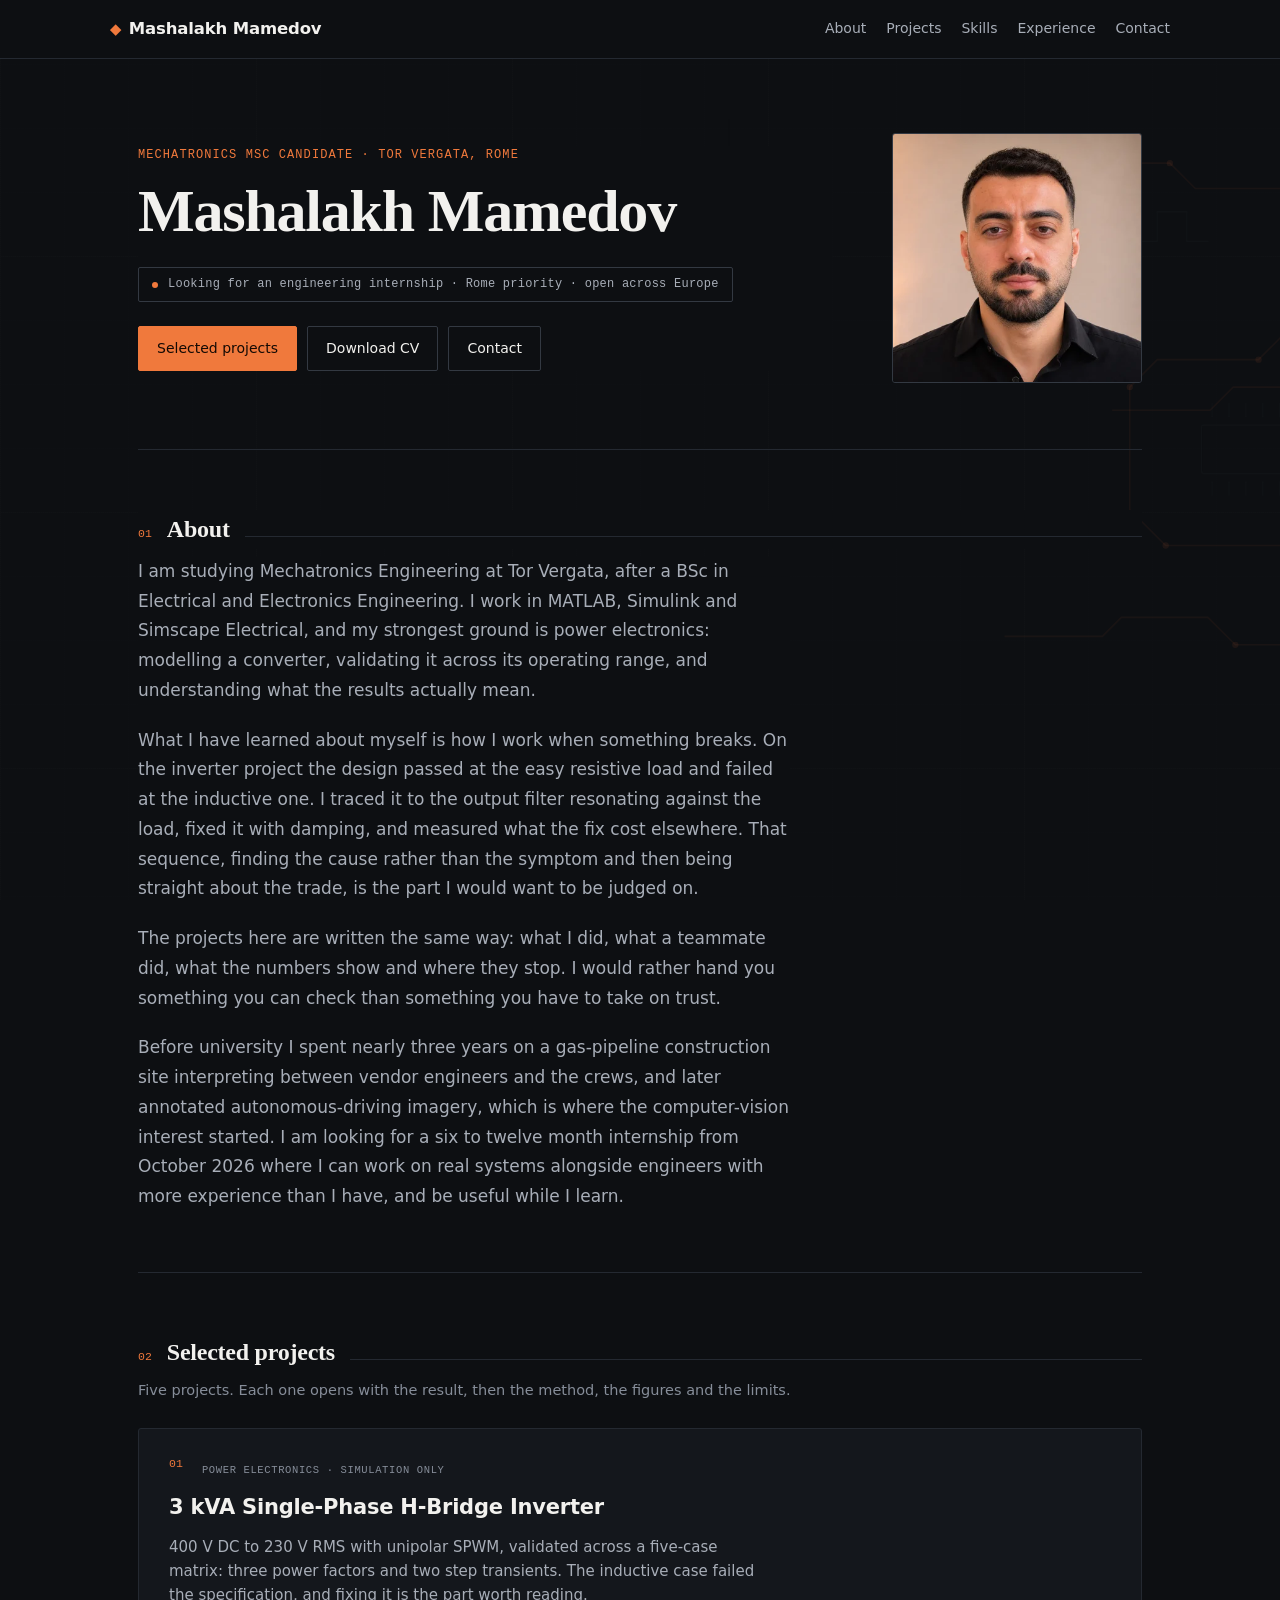
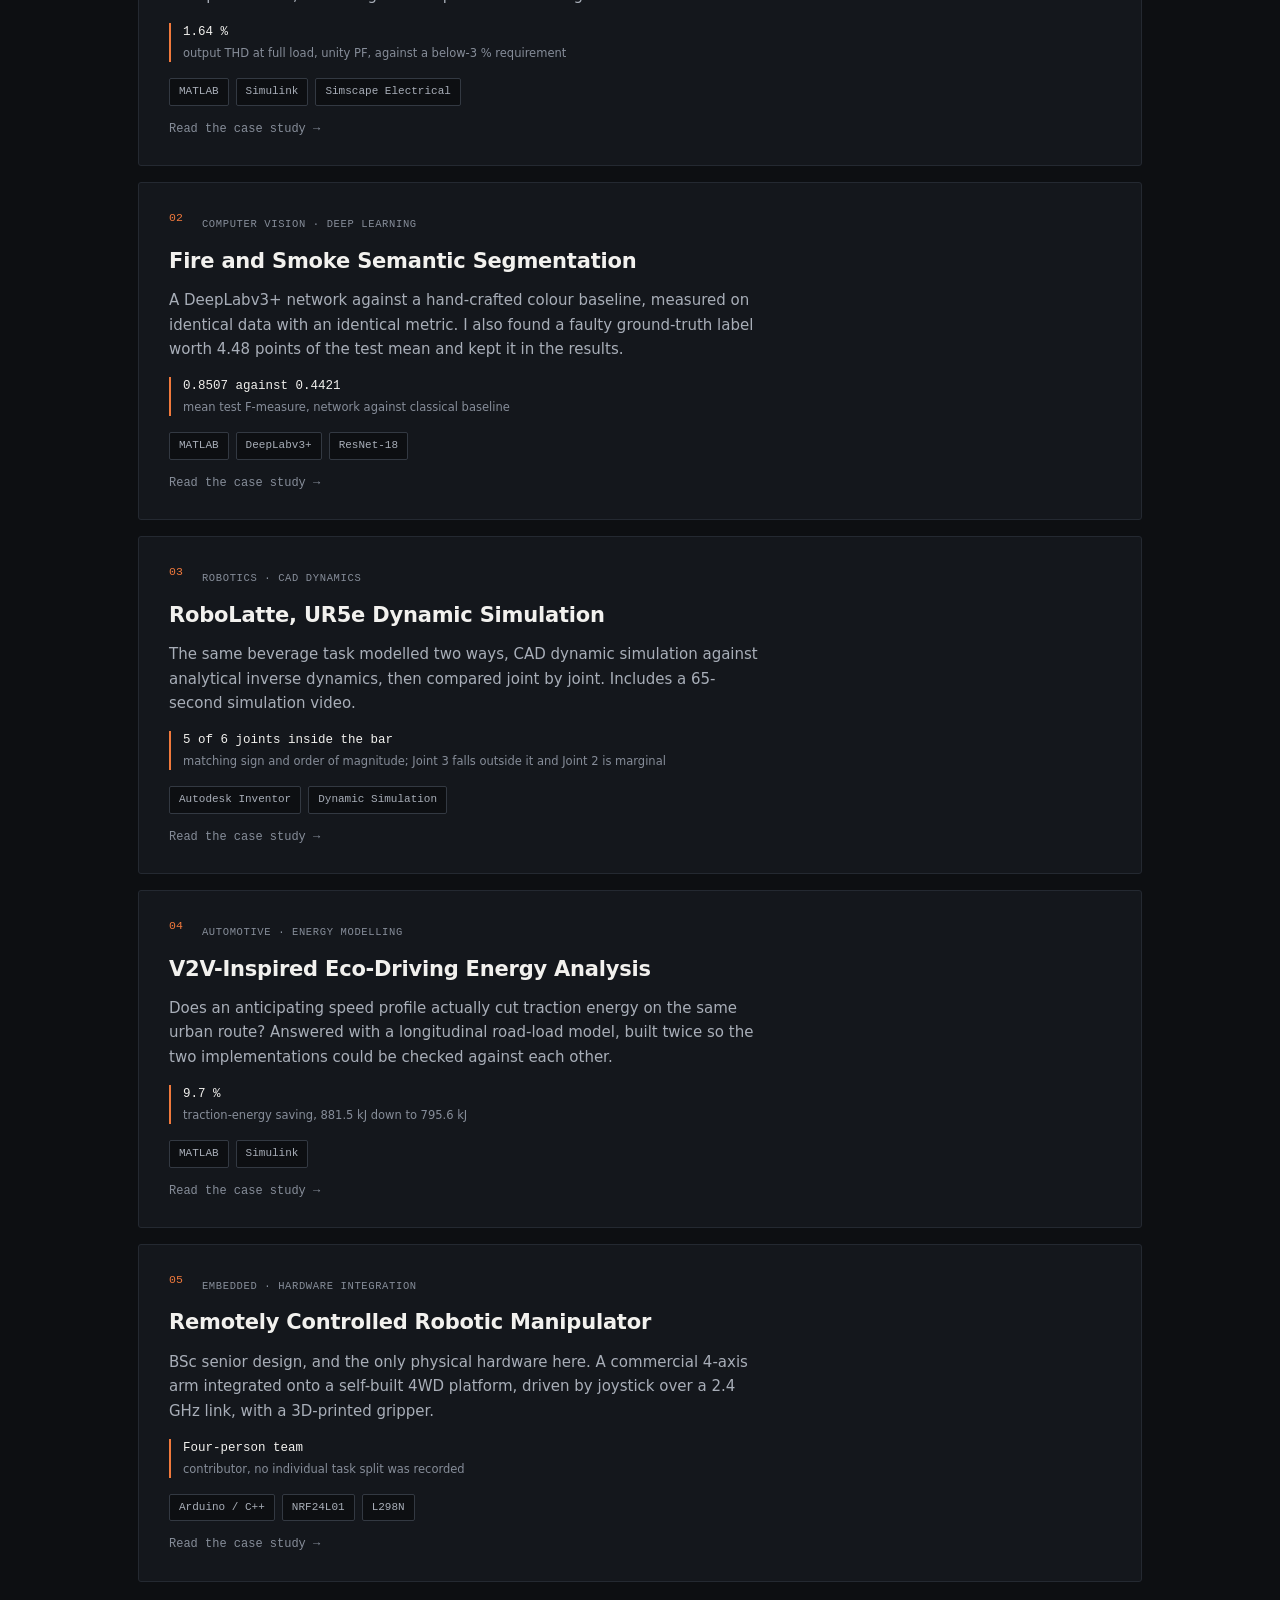
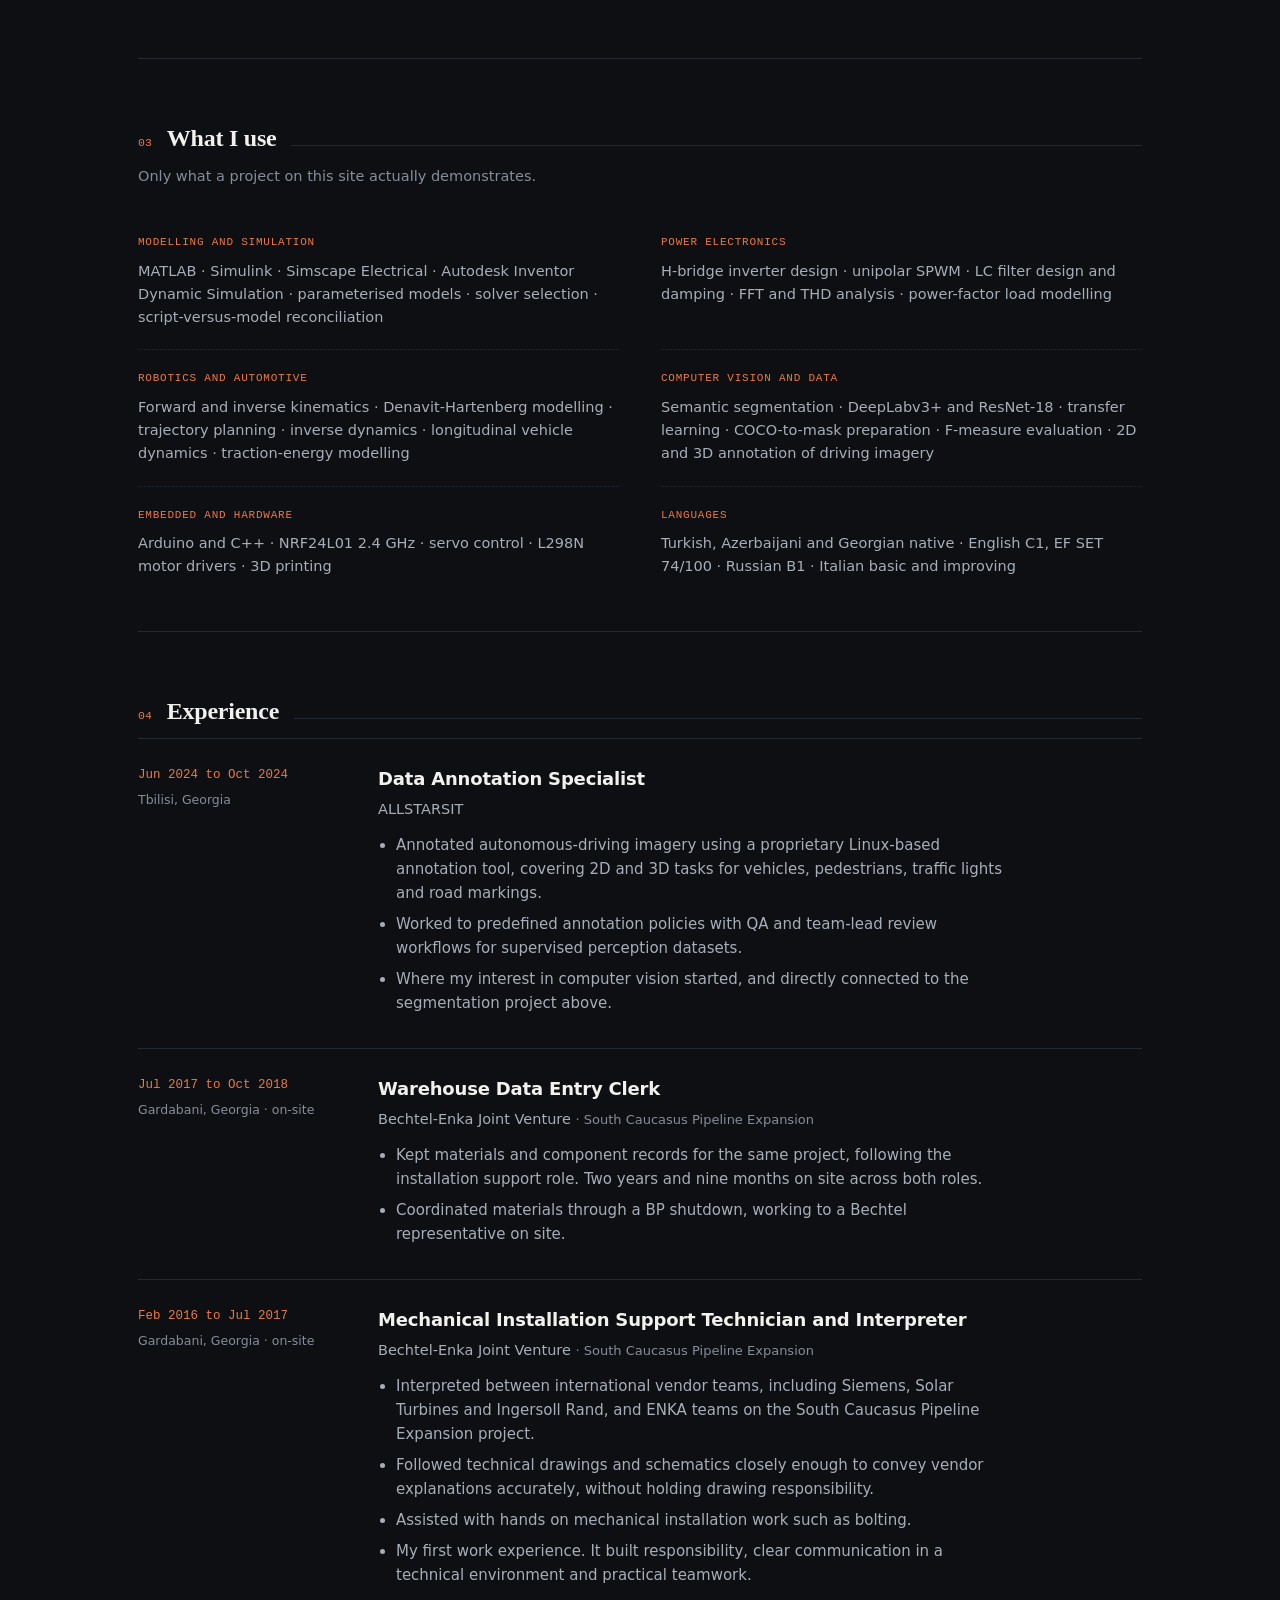
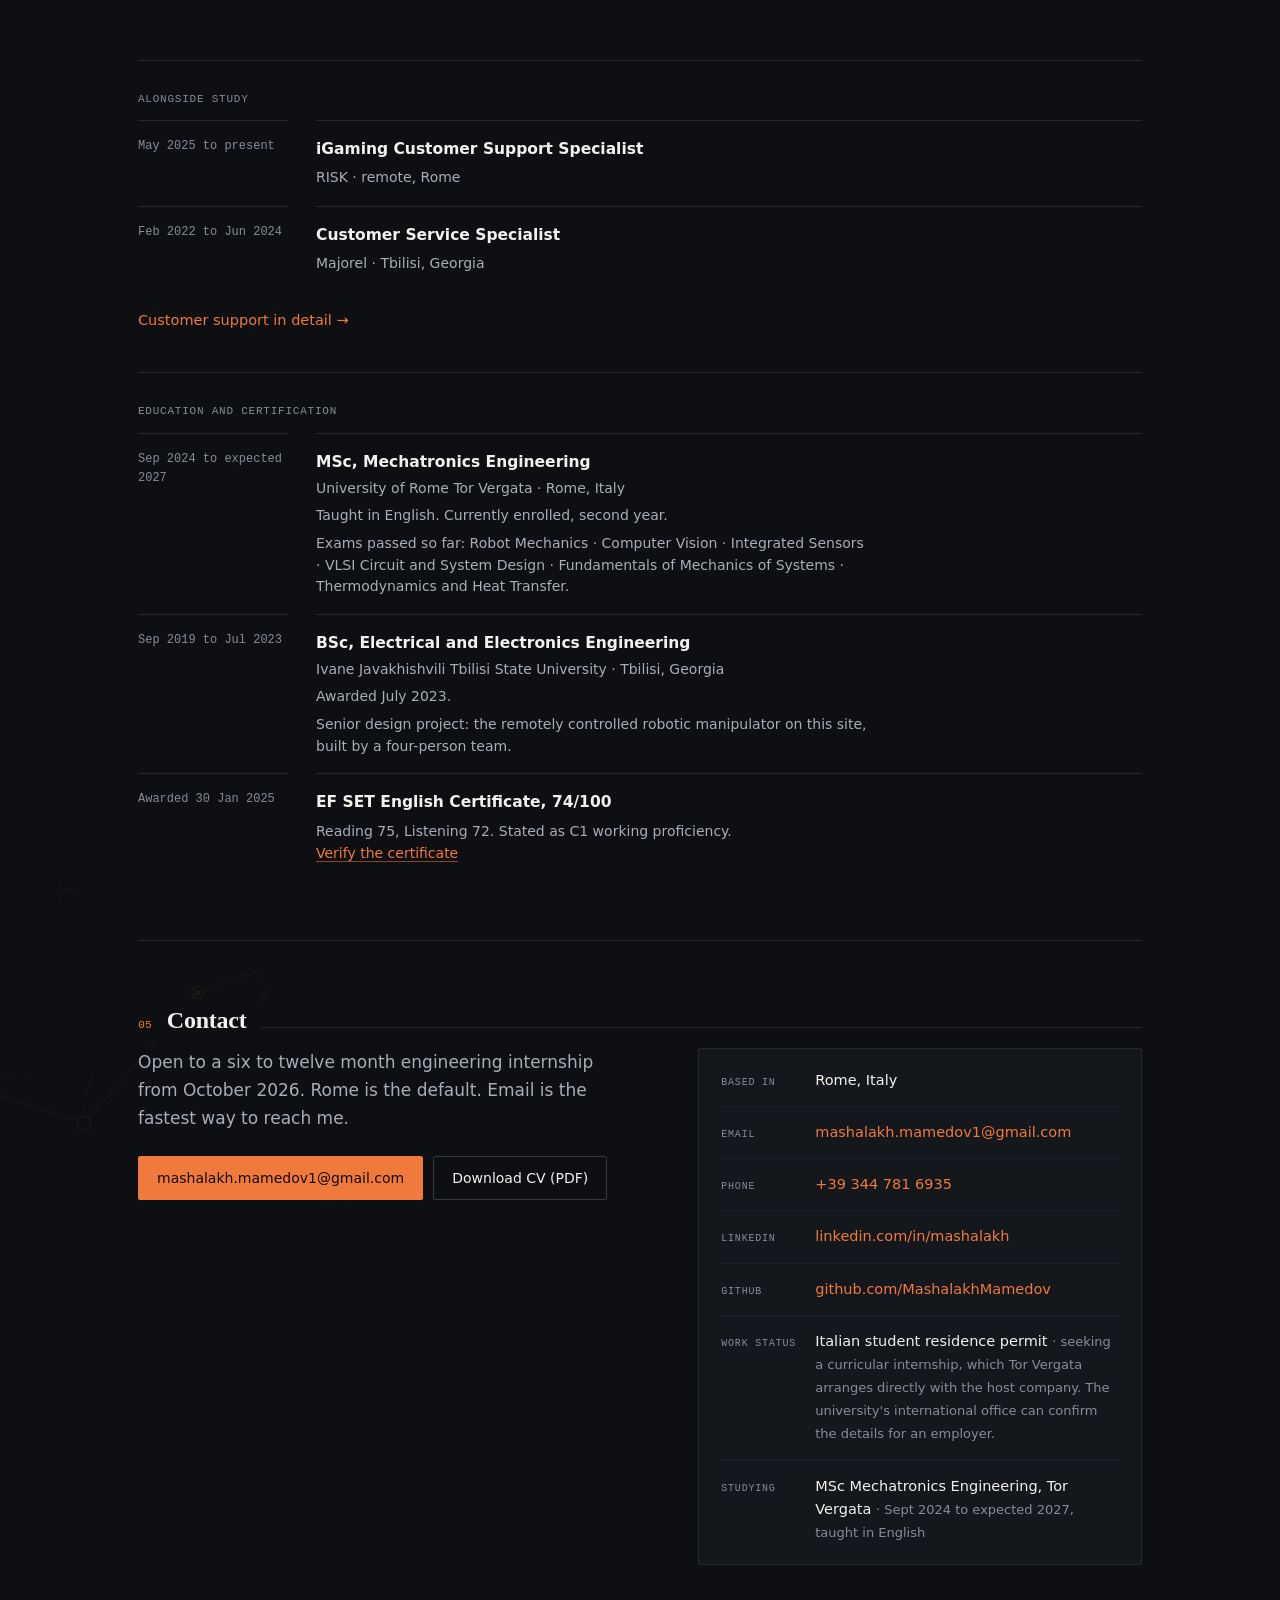
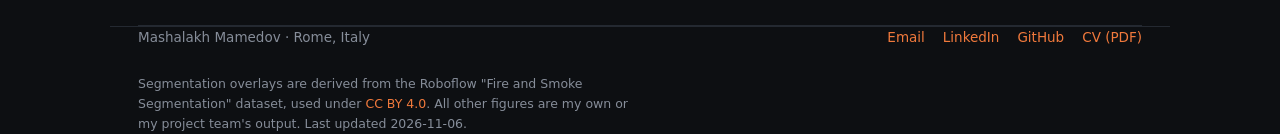
<file: index.html>
<!DOCTYPE html>
<html lang="en-GB">
<head>
<meta charset="utf-8">
<meta name="viewport" content="width=device-width, initial-scale=1">
<title>Mashalakh Mamedov, Mechatronics MSc Candidate · Power Electronics and Model-Based Design</title>
<meta name="description" content="Mechatronics MSc candidate working in power electronics, MATLAB and Simulink model-based design, control and robotics. Simulation-based case studies with sources and stated limitations.">
<meta name="author" content="Mashalakh Mamedov">
<meta name="google-site-verification" content="W-Y71ul96LOj-eBEKb1GOZ6LM0tuA-P7PGZmfWH5ZF4">
<meta name="color-scheme" content="dark">
<meta name="theme-color" content="#0D0F12">
<link rel="canonical" href="https://mashalakhmamedov.github.io/">

<meta property="og:type" content="profile">
<meta property="og:site_name" content="Mashalakh Mamedov">
<meta property="og:title" content="Mashalakh Mamedov, Mechatronics MSc Candidate · Power Electronics and Model-Based Design">
<meta property="og:description" content="Mechatronics MSc candidate working in power electronics, MATLAB and Simulink model-based design, control and robotics. Simulation-based case studies with sources and stated limitations.">
<meta property="og:url" content="https://mashalakhmamedov.github.io/">
<meta property="og:locale" content="en_GB">
<meta property="og:image" content="https://mashalakhmamedov.github.io/assets/og-card.png">
<meta property="og:image:width" content="1200">
<meta property="og:image:height" content="630">
<meta property="og:image:alt" content="Mashalakh Mamedov, Mechatronics MSc Candidate">
<meta name="twitter:card" content="summary_large_image">
<meta name="twitter:title" content="Mashalakh Mamedov, Mechatronics MSc Candidate · Power Electronics and Model-Based Design">
<meta name="twitter:description" content="Mechatronics MSc candidate working in power electronics, MATLAB and Simulink model-based design, control and robotics. Simulation-based case studies with sources and stated limitations.">
<meta name="twitter:image" content="https://mashalakhmamedov.github.io/assets/og-card.png">
<meta name="twitter:image:alt" content="Mashalakh Mamedov, Mechatronics MSc Candidate">

<link rel="icon" href="favicon.svg" type="image/svg+xml">
<script>document.documentElement.className="js"</script>
<link rel="stylesheet" href="styles/site.css">
<script type="application/ld+json">{"@context":"https://schema.org","@type":"Person","name":"Mashalakh Mamedov","jobTitle":"Mechatronics MSc Candidate","description":"Mechatronics MSc candidate working in power electronics, MATLAB and Simulink model-based design, control and robotics. Simulation-based case studies with sources and stated limitations.","url":"https://mashalakhmamedov.github.io/","email":"mailto:mashalakh.mamedov1@gmail.com","image":"https://mashalakhmamedov.github.io/assets/og-card.png","address":{"@type":"PostalAddress","addressLocality":"Rome","addressCountry":"IT"},"homeLocation":{"@type":"Place","name":"Rome, Italy"},"affiliation":{"@type":"CollegeOrUniversity","name":"University of Rome Tor Vergata","sameAs":"https://web.uniroma2.it/"},"knowsAbout":["MATLAB","Simulink","Simscape Electrical","Power electronics","Control systems","Robotics","Model-based design","System modelling","Autodesk Inventor","Semantic segmentation"],"seeks":{"@type":"Demand","name":"Engineering internship, six to twelve months, from October 2026"},"sameAs":["https://www.linkedin.com/in/mashalakh/","https://github.com/MashalakhMamedov"]}</script>
</head>
<body>
<a class="skip-link" href="#main">Skip to content</a>

<header>
  <div class="wrap hd">
    <a class="brand" href="index.html"><span aria-hidden="true">&#9670;</span>Mashalakh Mamedov</a>
    <button class="navtoggle" type="button" id="navtoggle" aria-expanded="false" aria-controls="primary-nav">
      <span class="navtoggle__bars" aria-hidden="true"></span>
      <span class="u-visually-hidden">Menu</span>
    </button>
    <nav id="primary-nav" aria-label="Primary">
      <a href="#about">About</a>
      <a href="#work">Projects</a>
      <a href="#skills">Skills</a>
      <a href="#experience">Experience</a>
      <a href="#contact">Contact</a>
    </nav>
  </div>
</header>

<div class="view" id="v-home">
<main class="wrap" id="main">

  <section class="hero">
    <div class="herotext">
      <p class="eyebrow">Mechatronics MSc candidate · Tor Vergata, Rome</p>
      <h1>Mashalakh Mamedov</h1>
      <p class="avail"><span class="dot" aria-hidden="true"></span>Looking for an engineering internship · Rome priority · open across Europe</p>
      <div class="btns"><a class="btn" href="#work">Selected projects</a>
<a class="btn ghost" href="assets/files/Mashalakh_Mamedov_CV.pdf" download>Download CV</a>
<a class="btn ghost" href="#contact">Contact</a></div>
    </div>
    <figure class="pfp">
      <img src="assets/images/profile_mashalakh-800.webp" srcset="assets/images/profile_mashalakh-400.webp 400w, assets/images/profile_mashalakh-800.webp 800w" sizes="(max-width: 820px) 170px, 250px" width="800" height="800" loading="eager" decoding="async" alt="Mashalakh Mamedov">
    </figure>
  </section>

  <section class="sec" id="about">
  <div class="sech"><span class="n">01</span><h2>About</h2><span class="rule"></span></div>
    <div class="about">
      <p>I am studying Mechatronics Engineering at Tor Vergata, after a BSc in Electrical and Electronics Engineering. I work in MATLAB, Simulink and Simscape Electrical, and my strongest ground is power electronics: modelling a converter, validating it across its operating range, and understanding what the results actually mean.</p>
      <p>What I have learned about myself is how I work when something breaks. On the inverter project the design passed at the easy resistive load and failed at the inductive one. I traced it to the output filter resonating against the load, fixed it with damping, and measured what the fix cost elsewhere. That sequence, finding the cause rather than the symptom and then being straight about the trade, is the part I would want to be judged on.</p>
      <p>The projects here are written the same way: what I did, what a teammate did, what the numbers show and where they stop. I would rather hand you something you can check than something you have to take on trust.</p>
      <p>Before university I spent nearly three years on a gas-pipeline construction site interpreting between vendor engineers and the crews, and later annotated autonomous-driving imagery, which is where the computer-vision interest started. I am looking for a six to twelve month internship from October 2026 where I can work on real systems alongside engineers with more experience than I have, and be useful while I learn.</p>
    </div>
  </section>

  <section class="sec" id="work">
  <div class="sech"><span class="n">02</span><h2>Selected projects</h2><span class="rule"></span></div>
    <p class="sechelp">Five projects. Each one opens with the result, then the method, the figures and the limits.</p>

    <a class="pcard" href="h-bridge-inverter.html">
      <div class="txt">
        <span class="rn">01</span>
        <span class="rk">Power electronics · Simulation only</span>
        <h3>3 kVA Single-Phase H-Bridge Inverter</h3>
        <p>400 V DC to 230 V RMS with unipolar SPWM, validated across a five-case matrix: three power factors and two step transients. The inductive case failed the specification, and fixing it is the part worth reading.</p>
        <div class="rres">1.64 %<em>output THD at full load, unity PF, against a below-3 % requirement</em></div>
        <div class="tools"><span class="tool">MATLAB</span>
<span class="tool">Simulink</span>
<span class="tool">Simscape Electrical</span></div>
        <span class="more">Read the case study &rarr;</span>
      </div>
    </a>

    <a class="pcard" href="fire-smoke-segmentation.html">
      <div class="txt">
        <span class="rn">02</span>
        <span class="rk">Computer vision · Deep learning</span>
        <h3>Fire and Smoke Semantic Segmentation</h3>
        <p>A DeepLabv3+ network against a hand-crafted colour baseline, measured on identical data with an identical metric. I also found a faulty ground-truth label worth 4.48 points of the test mean and kept it in the results.</p>
        <div class="rres">0.8507 against 0.4421<em>mean test F-measure, network against classical baseline</em></div>
        <div class="tools"><span class="tool">MATLAB</span>
<span class="tool">DeepLabv3+</span>
<span class="tool">ResNet-18</span></div>
        <span class="more">Read the case study &rarr;</span>
      </div>
    </a>

    <a class="pcard" href="robolatte-ur5e.html">
      <div class="txt">
        <span class="rn">03</span>
        <span class="rk">Robotics · CAD dynamics</span>
        <h3>RoboLatte, UR5e Dynamic Simulation</h3>
        <p>The same beverage task modelled two ways, CAD dynamic simulation against analytical inverse dynamics, then compared joint by joint. Includes a 65-second simulation video.</p>
        <div class="rres">5 of 6 joints inside the bar<em>matching sign and order of magnitude; Joint 3 falls outside it and Joint 2 is marginal</em></div>
        <div class="tools"><span class="tool">Autodesk Inventor</span>
<span class="tool">Dynamic Simulation</span></div>
        <span class="more">Read the case study &rarr;</span>
      </div>
    </a>

    <a class="pcard" href="eco-driving-energy.html">
      <div class="txt">
        <span class="rn">04</span>
        <span class="rk">Automotive · Energy modelling</span>
        <h3>V2V-Inspired Eco-Driving Energy Analysis</h3>
        <p>Does an anticipating speed profile actually cut traction energy on the same urban route? Answered with a longitudinal road-load model, built twice so the two implementations could be checked against each other.</p>
        <div class="rres">9.7 %<em>traction-energy saving, 881.5 kJ down to 795.6 kJ</em></div>
        <div class="tools"><span class="tool">MATLAB</span>
<span class="tool">Simulink</span></div>
        <span class="more">Read the case study &rarr;</span>
      </div>
    </a>

    <a class="pcard" href="mobile-manipulator.html">
      <div class="txt">
        <span class="rn">05</span>
        <span class="rk">Embedded · Hardware integration</span>
        <h3>Remotely Controlled Robotic Manipulator</h3>
        <p>BSc senior design, and the only physical hardware here. A commercial 4-axis arm integrated onto a self-built 4WD platform, driven by joystick over a 2.4 GHz link, with a 3D-printed gripper.</p>
        <div class="rres">Four-person team<em>contributor, no individual task split was recorded</em></div>
        <div class="tools"><span class="tool">Arduino / C++</span>
<span class="tool">NRF24L01</span>
<span class="tool">L298N</span></div>
        <span class="more">Read the case study &rarr;</span>
      </div>
    </a>
  </section>

  <section class="sec" id="skills">
  <div class="sech"><span class="n">03</span><h2>What I use</h2><span class="rule"></span></div>
    <p class="sechelp">Only what a project on this site actually demonstrates.</p>
    <div class="skillgrid">
      <div class="sk"><h3>Modelling and simulation</h3><p>MATLAB · Simulink · Simscape Electrical · Autodesk Inventor Dynamic Simulation · parameterised models · solver selection · script-versus-model reconciliation</p></div>
      <div class="sk"><h3>Power electronics</h3><p>H-bridge inverter design · unipolar SPWM · LC filter design and damping · FFT and THD analysis · power-factor load modelling</p></div>
      <div class="sk"><h3>Robotics and automotive</h3><p>Forward and inverse kinematics · Denavit-Hartenberg modelling · trajectory planning · inverse dynamics · longitudinal vehicle dynamics · traction-energy modelling</p></div>
      <div class="sk"><h3>Computer vision and data</h3><p>Semantic segmentation · DeepLabv3+ and ResNet-18 · transfer learning · COCO-to-mask preparation · F-measure evaluation · 2D and 3D annotation of driving imagery</p></div>
      <div class="sk"><h3>Embedded and hardware</h3><p>Arduino and C++ · NRF24L01 2.4 GHz · servo control · L298N motor drivers · 3D printing</p></div>
      <div class="sk"><h3>Languages</h3><p>Turkish, Azerbaijani and Georgian native · English C1, EF SET 74/100 · Russian B1 · Italian basic and improving</p></div>
    </div>
  </section>

  <section class="sec" id="experience">
  <div class="sech"><span class="n">04</span><h2>Experience</h2><span class="rule"></span></div>

    <article class="job">
      <div class="jw"><span class="jd">Jun 2024 to Oct 2024</span><span class="jl">Tbilisi, Georgia</span></div>
      <div class="jb">
        <h3>Data Annotation Specialist</h3>
        <div class="jorg">ALLSTARSIT</div>
        <ul><li>Annotated autonomous-driving imagery using a proprietary Linux-based annotation tool, covering 2D and 3D tasks for vehicles, pedestrians, traffic lights and road markings.</li>
<li>Worked to predefined annotation policies with QA and team-lead review workflows for supervised perception datasets.</li>
<li>Where my interest in computer vision started, and directly connected to the segmentation project above.</li></ul>
      </div>
    </article>

    <article class="job">
      <div class="jw"><span class="jd">Jul 2017 to Oct 2018</span><span class="jl">Gardabani, Georgia · on-site</span></div>
      <div class="jb">
        <h3>Warehouse Data Entry Clerk</h3>
        <div class="jorg">Bechtel-Enka Joint Venture <span class="mut">· South Caucasus Pipeline Expansion</span></div>
        <ul><li>Kept materials and component records for the same project, following the installation support role. Two years and nine months on site across both roles.</li>
<li>Coordinated materials through a BP shutdown, working to a Bechtel representative on site.</li></ul>
      </div>
    </article>

    <article class="job">
      <div class="jw"><span class="jd">Feb 2016 to Jul 2017</span><span class="jl">Gardabani, Georgia · on-site</span></div>
      <div class="jb">
        <h3>Mechanical Installation Support Technician and Interpreter</h3>
        <div class="jorg">Bechtel-Enka Joint Venture <span class="mut">· South Caucasus Pipeline Expansion</span></div>
        <ul><li>Interpreted between international vendor teams, including Siemens, Solar Turbines and Ingersoll Rand, and ENKA teams on the South Caucasus Pipeline Expansion project.</li>
<li>Followed technical drawings and schematics closely enough to convey vendor explanations accurately, without holding drawing responsibility.</li>
<li>Assisted with hands on mechanical installation work such as bolting.</li>
<li>My first work experience. It built responsibility, clear communication in a technical environment and practical teamwork.</li></ul>
      </div>
    </article>
    <div class="other">
      <h3 class="mini">Alongside study</h3>
      <div class="xp">
        <div class="when">May 2025 to present</div><div class="what"><strong>iGaming Customer Support Specialist</strong><span>RISK · remote, Rome</span></div>
        <div class="when">Feb 2022 to Jun 2024</div><div class="what"><strong>Customer Service Specialist</strong><span>Majorel · Tbilisi, Georgia</span></div>
      </div>
      <p class="aslink"><a class="lnk" href="customer-support.html">Customer support in detail →</a></p>
    </div>
    <div class="other">
      <h3 class="mini">Education and certification</h3>
      <div class="xp">
        <div class="when">Sep 2024 to expected 2027</div><div class="what"><strong>MSc, Mechatronics Engineering</strong><span class="org">University of Rome Tor Vergata · Rome, Italy</span><p class="edunote">Taught in English. Currently enrolled, second year.</p>
<p class="edunote">Exams passed so far: Robot Mechanics · Computer Vision · Integrated Sensors · VLSI Circuit and System Design · Fundamentals of Mechanics of Systems · Thermodynamics and Heat Transfer.</p></div>
        <div class="when">Sep 2019 to Jul 2023</div><div class="what"><strong>BSc, Electrical and Electronics Engineering</strong><span class="org">Ivane Javakhishvili Tbilisi State University · Tbilisi, Georgia</span><p class="edunote">Awarded July 2023.</p>
<p class="edunote">Senior design project: the remotely controlled robotic manipulator on this site, built by a four-person team.</p></div>
        <div class="when">Awarded 30 Jan 2025</div><div class="what"><strong>EF SET English Certificate, 74/100</strong><p class="edunote">Reading 75, Listening 72. Stated as C1 working proficiency. <a class="verify" href="https://cert.efset.org/j864h9" rel="noopener">Verify the certificate</a></p></div>
      </div>
    </div>
  </section>

  <section class="sec" id="contact">
  <div class="sech"><span class="n">05</span><h2>Contact</h2><span class="rule"></span></div>
    <div class="contact">
      <div>
        <p class="clede">Open to a six to twelve month engineering internship from October 2026. Rome is the default. Email is the fastest way to reach me.</p>
        <div class="btns"><a class="btn" href="mailto:mashalakh.mamedov1@gmail.com">mashalakh.mamedov1@gmail.com</a>
<a class="btn ghost" href="assets/files/Mashalakh_Mamedov_CV.pdf" download>Download CV (PDF)</a></div>
      </div>
      <dl class="cdet">
      <div><dt>Based in</dt><dd>Rome, Italy</dd></div>
      <div><dt>Email</dt><dd><a class="lnk" href="mailto:mashalakh.mamedov1@gmail.com">mashalakh.mamedov1@gmail.com</a></dd></div>
      <div><dt>Phone</dt><dd><a class="lnk" href="tel:+393447816935">+39 344 781 6935</a></dd></div>
      <div><dt>LinkedIn</dt><dd><a class="lnk" href="https://www.linkedin.com/in/mashalakh/" rel="me noopener">linkedin.com/in/mashalakh</a></dd></div>
      <div><dt>GitHub</dt><dd><a class="lnk" href="https://github.com/MashalakhMamedov" rel="me noopener">github.com/MashalakhMamedov</a></dd></div>
      <div><dt>Work status</dt><dd>Italian student residence permit <span class="mut">· seeking a curricular internship, which Tor Vergata arranges directly with the host company. The university's international office can confirm the details for an employer.</span></dd></div>
      <div><dt>Studying</dt><dd>MSc Mechatronics Engineering, Tor Vergata <span class="mut">· Sept 2024 to expected 2027, taught in English</span></dd></div>
      </dl>
    </div>
  </section>

</main>

<footer class="wrap">
  <div>Mashalakh Mamedov · Rome, Italy</div>
  <div class="footlinks">
    <a class="lnk" href="mailto:mashalakh.mamedov1@gmail.com">Email</a>
    <a class="lnk" href="https://www.linkedin.com/in/mashalakh/" rel="me noopener">LinkedIn</a>
    <a class="lnk" href="https://github.com/MashalakhMamedov" rel="me noopener">GitHub</a>
    <a class="lnk" href="assets/files/Mashalakh_Mamedov_CV.pdf" download>CV (PDF)</a>
  </div>
  <p class="footlegal">Segmentation overlays are derived from the Roboflow &quot;Fire and Smoke Segmentation&quot; dataset, used under <a class="lnk" href="https://creativecommons.org/licenses/by/4.0/" rel="noopener">CC BY 4.0</a>. All other figures are my own or my project team's output. Last updated 2026-11-06.</p>
</footer>
</div>

<script src="scripts/site.js" defer></script>
</body>
</html>
</file>
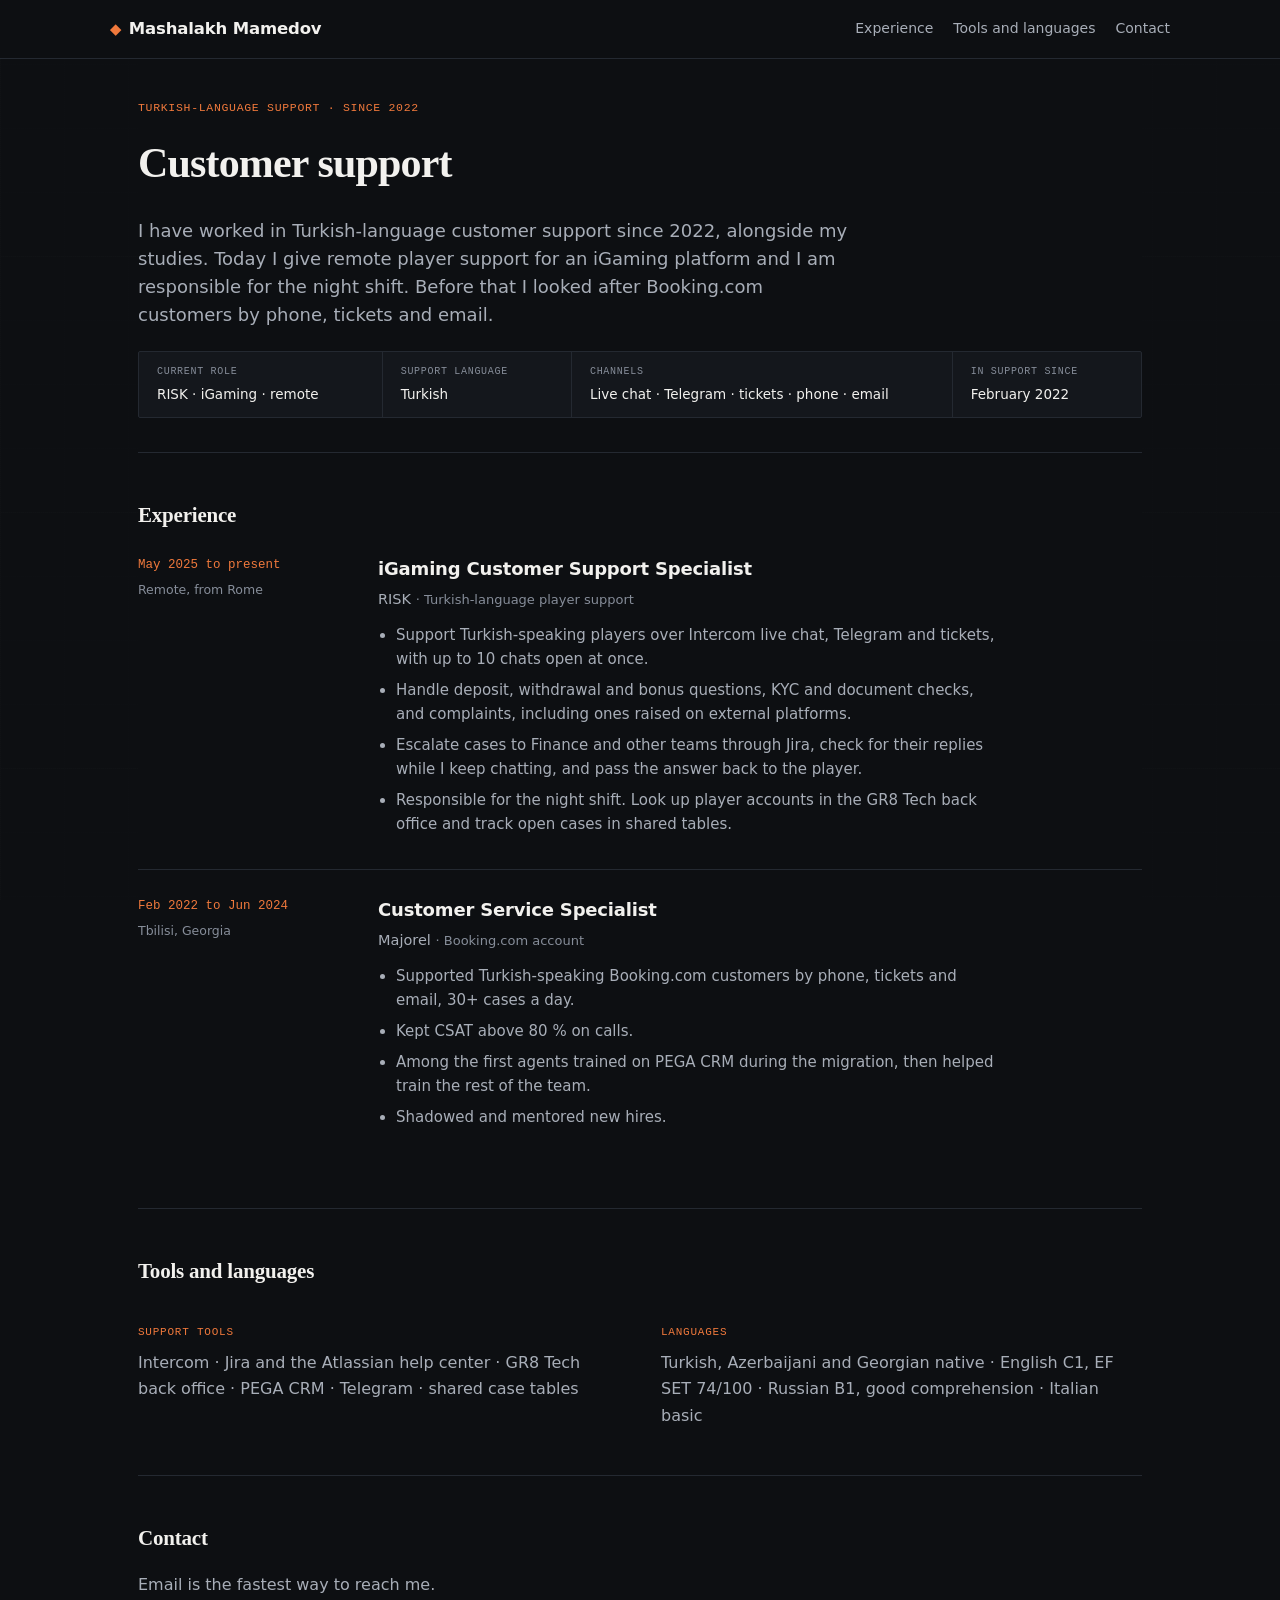
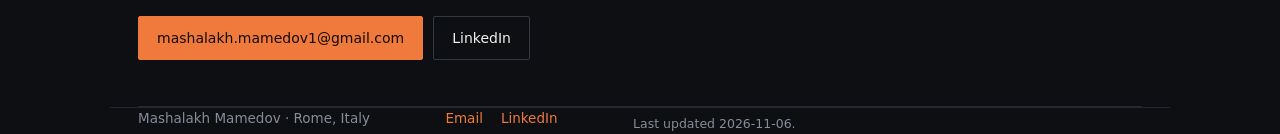
<file: customer-support.html>
<!DOCTYPE html>
<html lang="en-GB">
<head>
<meta charset="utf-8">
<meta name="viewport" content="width=device-width, initial-scale=1">
<title>Customer Support Experience · Mashalakh Mamedov</title>
<meta name="description" content="Turkish-language customer support since 2022: remote iGaming player support at RISK, and Booking.com customer service at Majorel. Live chat, Telegram, tickets, phone and email, with escalations to Finance and other teams.">
<meta name="author" content="Mashalakh Mamedov">
<meta name="google-site-verification" content="W-Y71ul96LOj-eBEKb1GOZ6LM0tuA-P7PGZmfWH5ZF4">
<meta name="color-scheme" content="dark">
<meta name="theme-color" content="#0D0F12">
<link rel="canonical" href="https://mashalakhmamedov.github.io/customer-support.html">

<meta property="og:type" content="article">
<meta property="og:site_name" content="Mashalakh Mamedov">
<meta property="og:title" content="Customer Support Experience · Mashalakh Mamedov">
<meta property="og:description" content="Turkish-language customer support since 2022: remote iGaming player support at RISK, and Booking.com customer service at Majorel. Live chat, Telegram, tickets, phone and email, with escalations to Finance and other teams.">
<meta property="og:url" content="https://mashalakhmamedov.github.io/customer-support.html">
<meta property="og:locale" content="en_GB">
<meta property="og:image" content="https://mashalakhmamedov.github.io/assets/og-card.png">
<meta property="og:image:width" content="1200">
<meta property="og:image:height" content="630">
<meta property="og:image:alt" content="Mashalakh Mamedov, Mechatronics MSc Candidate">
<meta name="twitter:card" content="summary">
<meta name="twitter:title" content="Customer Support Experience · Mashalakh Mamedov">
<meta name="twitter:description" content="Turkish-language customer support since 2022: remote iGaming player support at RISK, and Booking.com customer service at Majorel. Live chat, Telegram, tickets, phone and email, with escalations to Finance and other teams.">
<meta name="twitter:image" content="https://mashalakhmamedov.github.io/assets/og-card.png">
<meta name="twitter:image:alt" content="Mashalakh Mamedov, Mechatronics MSc Candidate">

<link rel="icon" href="favicon.svg" type="image/svg+xml">
<script>document.documentElement.className="js"</script>
<link rel="stylesheet" href="styles/site.css">
</head>
<body>
<a class="skip-link" href="#main">Skip to content</a>

<header>
  <div class="wrap hd">
    <a class="brand" href="index.html"><span aria-hidden="true">&#9670;</span>Mashalakh Mamedov</a>
    <button class="navtoggle" type="button" id="navtoggle" aria-expanded="false" aria-controls="primary-nav">
      <span class="navtoggle__bars" aria-hidden="true"></span>
      <span class="u-visually-hidden">Menu</span>
    </button>
    <nav id="primary-nav" aria-label="Primary">
      <a href="#experience">Experience</a>
      <a href="#tools">Tools and languages</a>
      <a href="#contact">Contact</a>
    </nav>
  </div>
</header>

<div class="view" id="v-support">
<main class="wrap" id="main">

  <div class="phead">
    <p class="pk">Turkish-language support · since 2022</p>
    <h1>Customer support</h1>
    <p class="lede">I have worked in Turkish-language customer support since 2022, alongside my studies. Today I give remote player support for an iGaming platform and I am responsible for the night shift. Before that I looked after Booking.com customers by phone, tickets and email.</p>
    <dl class="meta">
      <div><dt>Current role</dt><dd>RISK · iGaming · remote</dd></div>
      <div><dt>Support language</dt><dd>Turkish</dd></div>
      <div><dt>Channels</dt><dd>Live chat · Telegram · tickets · phone · email</dd></div>
      <div><dt>In support since</dt><dd>February 2022</dd></div>
    </dl>
  </div>

  <section class="blk" id="experience">
    <h2>Experience</h2>

    <article class="job">
      <div class="jw"><span class="jd">May 2025 to present</span><span class="jl">Remote, from Rome</span></div>
      <div class="jb">
        <h3>iGaming Customer Support Specialist</h3>
        <div class="jorg">RISK <span class="mut">· Turkish-language player support</span></div>
        <ul><li>Support Turkish-speaking players over Intercom live chat, Telegram and tickets, with up to 10 chats open at once.</li>
<li>Handle deposit, withdrawal and bonus questions, KYC and document checks, and complaints, including ones raised on external platforms.</li>
<li>Escalate cases to Finance and other teams through Jira, check for their replies while I keep chatting, and pass the answer back to the player.</li>
<li>Responsible for the night shift. Look up player accounts in the GR8 Tech back office and track open cases in shared tables.</li></ul>
      </div>
    </article>

    <article class="job">
      <div class="jw"><span class="jd">Feb 2022 to Jun 2024</span><span class="jl">Tbilisi, Georgia</span></div>
      <div class="jb">
        <h3>Customer Service Specialist</h3>
        <div class="jorg">Majorel <span class="mut">· Booking.com account</span></div>
        <ul><li>Supported Turkish-speaking Booking.com customers by phone, tickets and email, 30+ cases a day.</li>
<li>Kept CSAT above 80 % on calls.</li>
<li>Among the first agents trained on PEGA CRM during the migration, then helped train the rest of the team.</li>
<li>Shadowed and mentored new hires.</li></ul>
      </div>
    </article>
  </section>

  <section class="blk" id="tools">
    <h2>Tools and languages</h2>
    <div class="skillgrid">
      <div class="sk"><h3>Support tools</h3><p>Intercom · Jira and the Atlassian help center · GR8 Tech back office · PEGA CRM · Telegram · shared case tables</p></div>
      <div class="sk"><h3>Languages</h3><p>Turkish, Azerbaijani and Georgian native · English C1, EF SET 74/100 · Russian B1, good comprehension · Italian basic</p></div>
    </div>
  </section>

  <section class="blk" id="contact">
    <h2>Contact</h2>
    <p>Email is the fastest way to reach me.</p>
    <div class="btns"><a class="btn" href="mailto:mashalakh.mamedov1@gmail.com">mashalakh.mamedov1@gmail.com</a><a class="btn ghost" href="https://www.linkedin.com/in/mashalakh/" rel="me noopener">LinkedIn</a></div>
  </section>

</main>

<footer class="wrap">
  <div>Mashalakh Mamedov · Rome, Italy</div>
  <div class="footlinks">
    <a class="lnk" href="mailto:mashalakh.mamedov1@gmail.com">Email</a>
    <a class="lnk" href="https://www.linkedin.com/in/mashalakh/" rel="me noopener">LinkedIn</a>
  </div>
  <p class="footlegal">Last updated 2026-11-06.</p>
</footer>
</div>

<script src="scripts/site.js" defer></script>
</body>
</html>
</file>
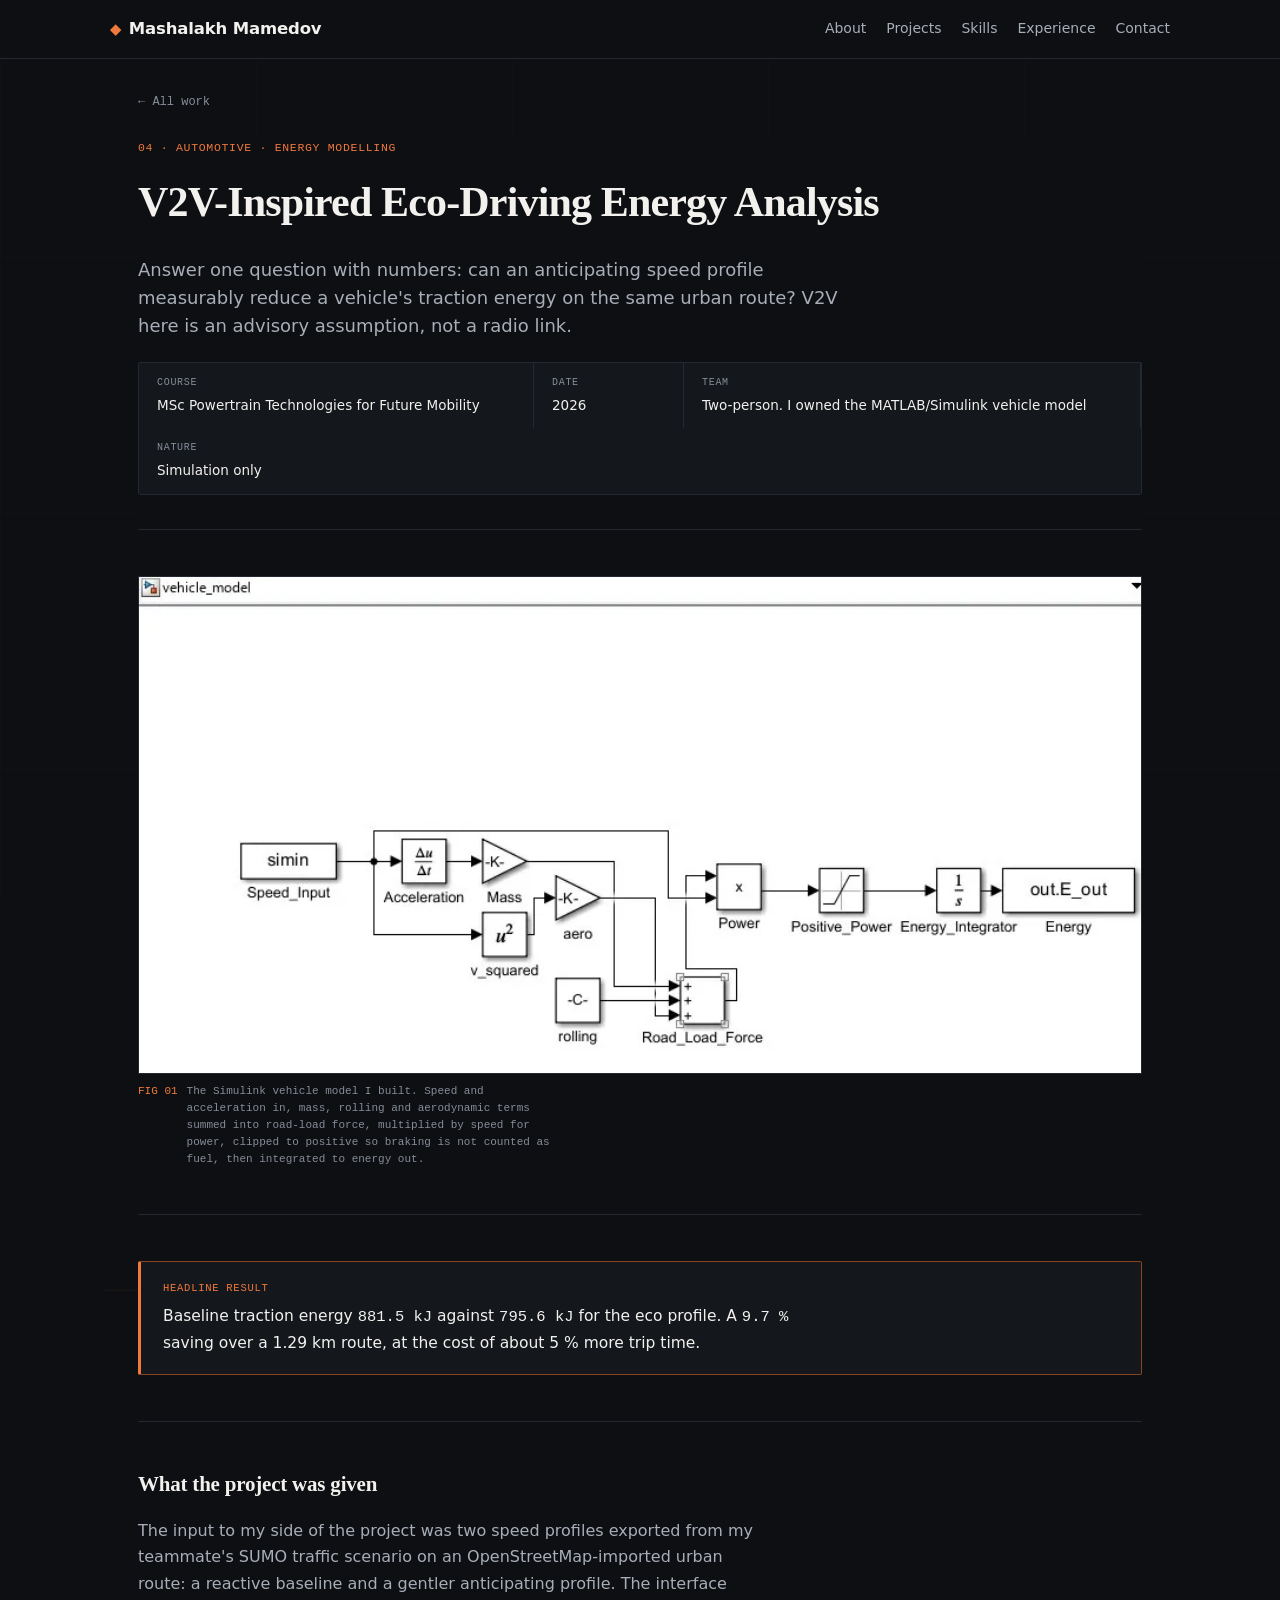
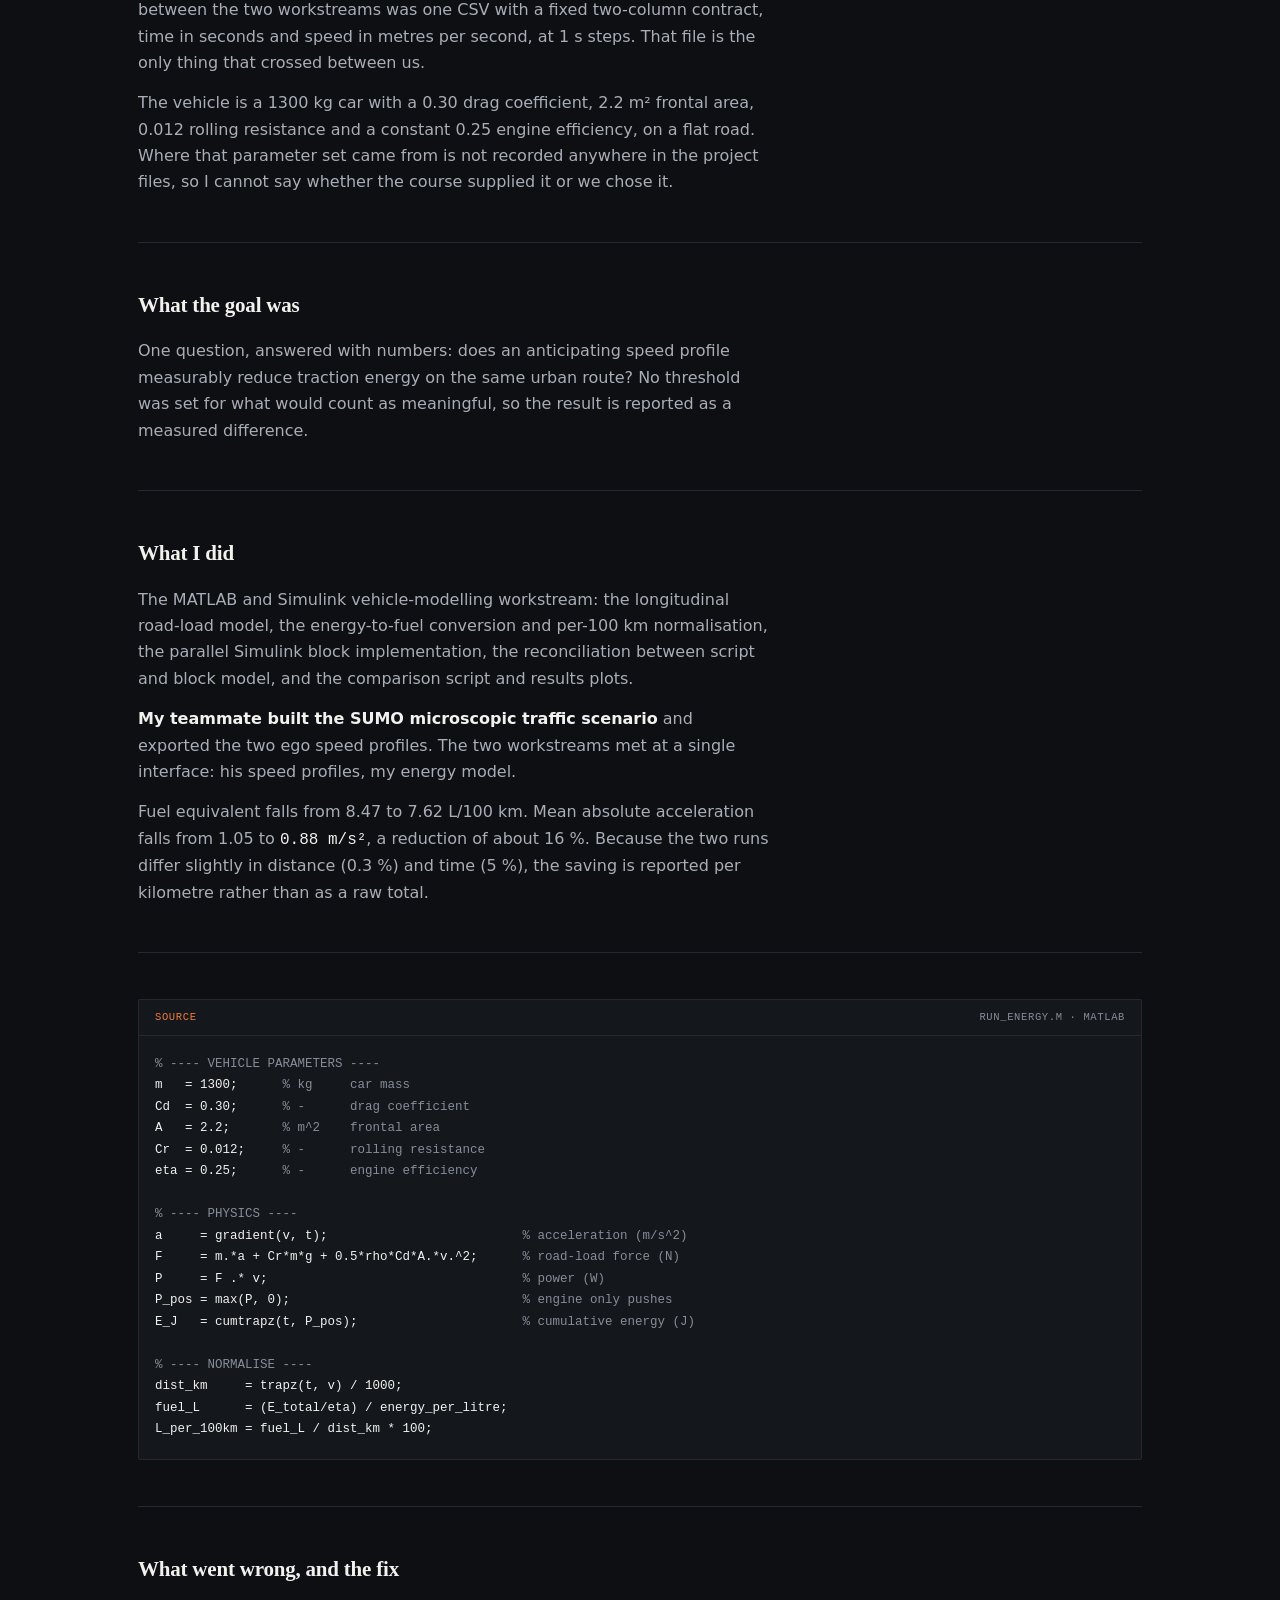
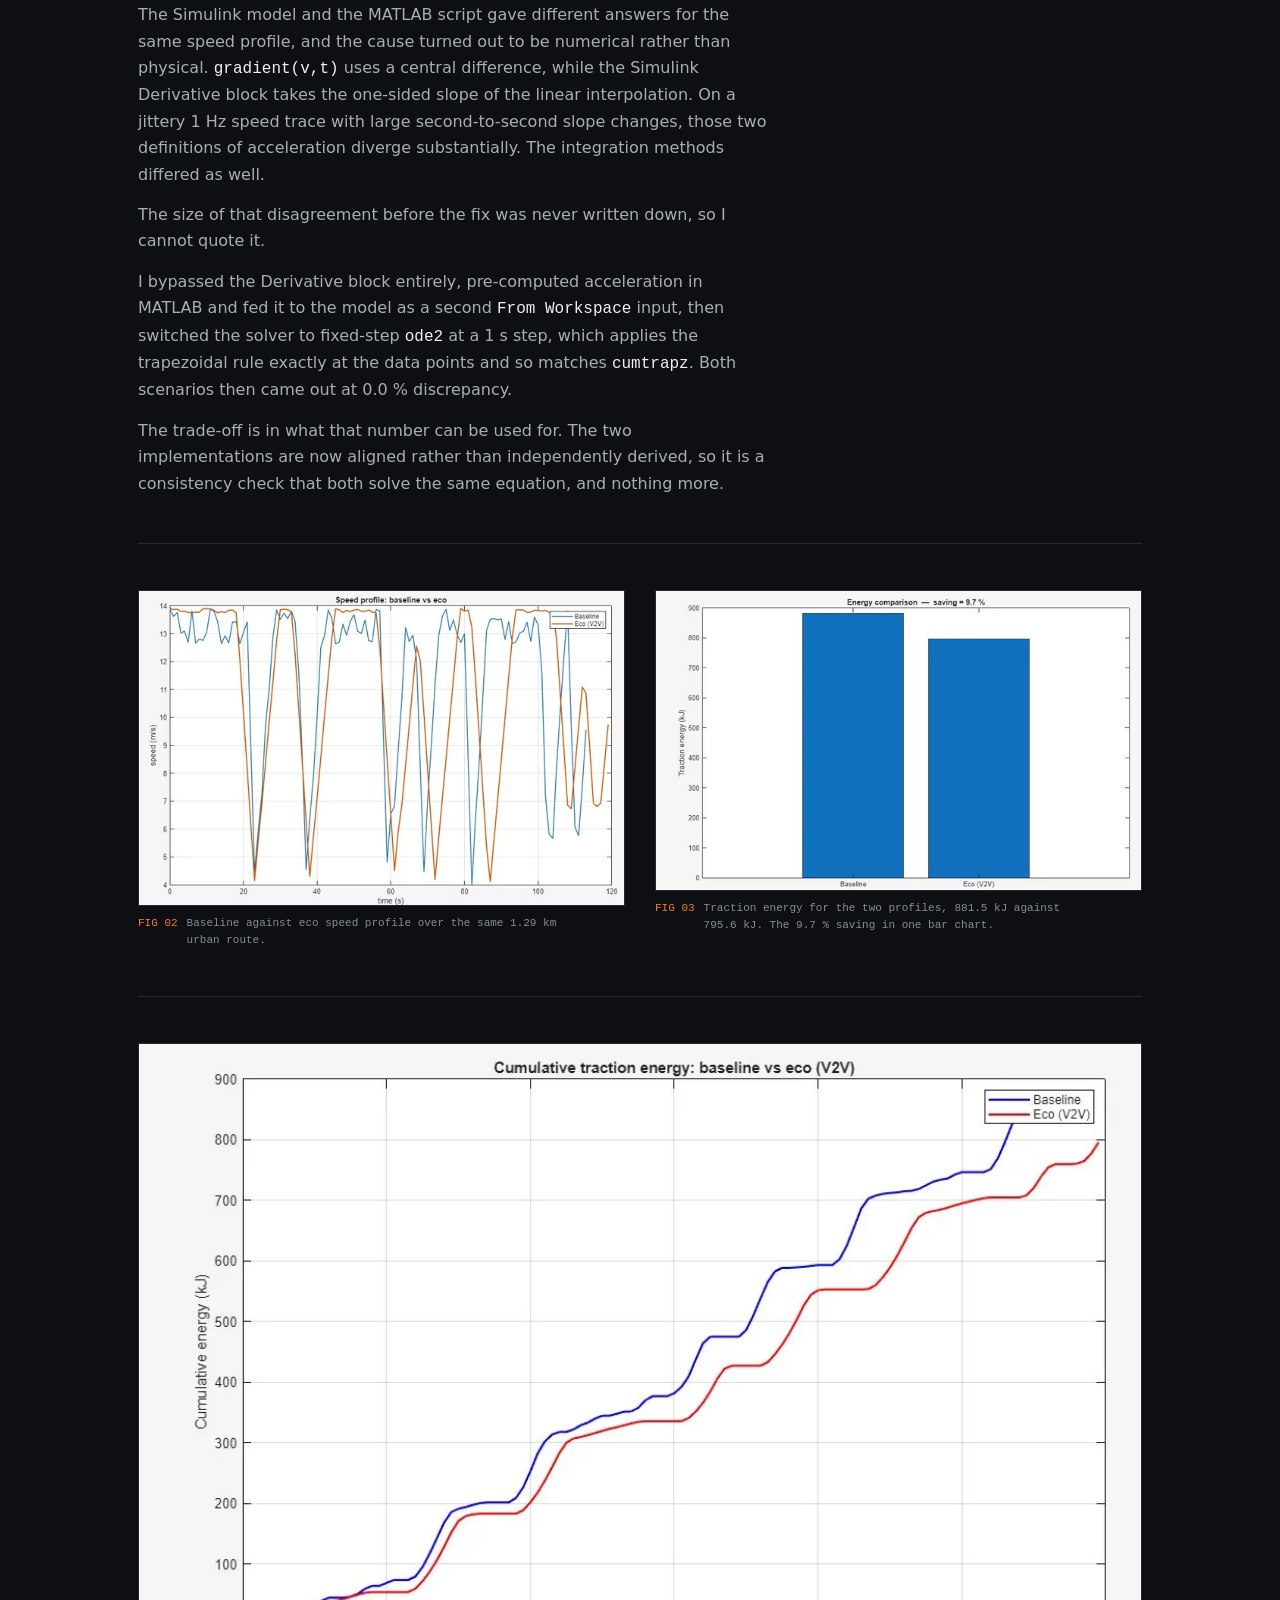
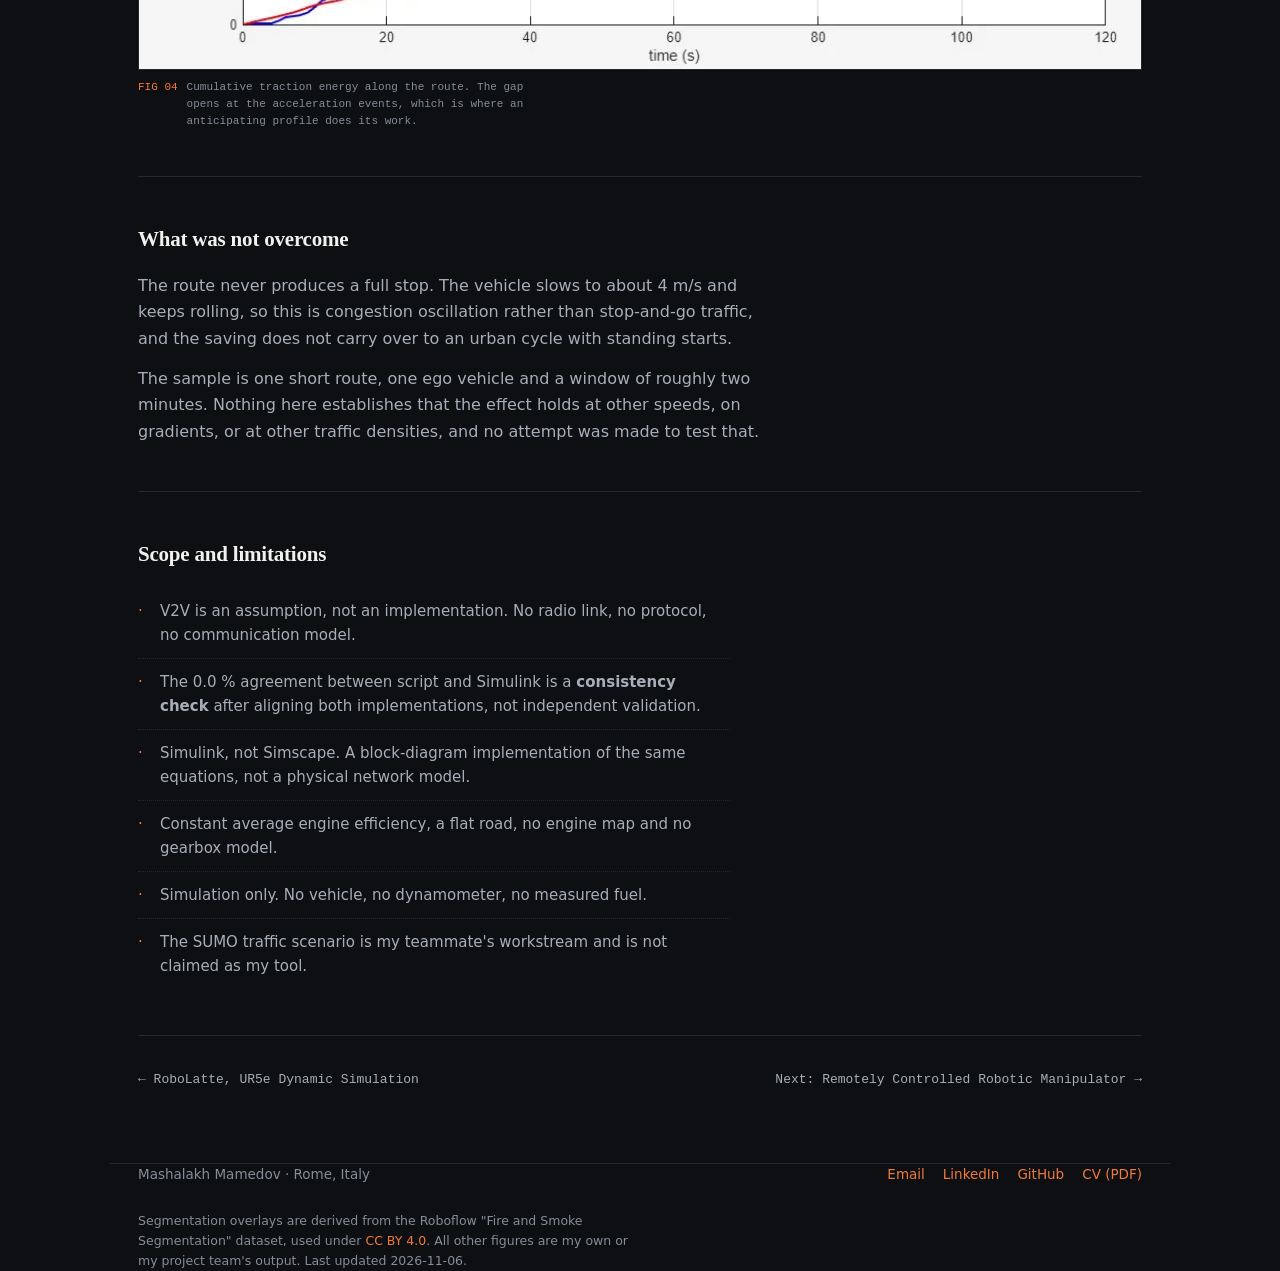
<file: eco-driving-energy.html>
<!DOCTYPE html>
<html lang="en-GB">
<head>
<meta charset="utf-8">
<meta name="viewport" content="width=device-width, initial-scale=1">
<title>Eco-Driving Energy Analysis: MATLAB and Simulink Road-Load Model · Mashalakh Mamedov</title>
<meta name="description" content="Case study: longitudinal road-load modelling in MATLAB and Simulink quantifying a 9.7 % traction-energy saving from an anticipating eco-driving speed profile, and the derivative mismatch that had to be resolved before the two implementations agreed.">
<meta name="author" content="Mashalakh Mamedov">
<meta name="google-site-verification" content="W-Y71ul96LOj-eBEKb1GOZ6LM0tuA-P7PGZmfWH5ZF4">
<meta name="color-scheme" content="dark">
<meta name="theme-color" content="#0D0F12">
<link rel="canonical" href="https://mashalakhmamedov.github.io/eco-driving-energy.html">

<meta property="og:type" content="article">
<meta property="og:site_name" content="Mashalakh Mamedov">
<meta property="og:title" content="Eco-Driving Energy Analysis: MATLAB and Simulink Road-Load Model · Mashalakh Mamedov">
<meta property="og:description" content="Case study: longitudinal road-load modelling in MATLAB and Simulink quantifying a 9.7 % traction-energy saving from an anticipating eco-driving speed profile, and the derivative mismatch that had to be resolved before the two implementations agreed.">
<meta property="og:url" content="https://mashalakhmamedov.github.io/eco-driving-energy.html">
<meta property="og:locale" content="en_GB">
<meta property="og:image" content="https://mashalakhmamedov.github.io/assets/images/ecodriving__simulink_road_load_model-851.webp">
<meta property="og:image:width" content="851">
<meta property="og:image:height" content="421">
<meta property="og:image:alt" content="V2V-Inspired Eco-Driving Energy Analysis: Automotive · Energy modelling">
<meta name="twitter:card" content="summary">
<meta name="twitter:title" content="Eco-Driving Energy Analysis: MATLAB and Simulink Road-Load Model · Mashalakh Mamedov">
<meta name="twitter:description" content="Case study: longitudinal road-load modelling in MATLAB and Simulink quantifying a 9.7 % traction-energy saving from an anticipating eco-driving speed profile, and the derivative mismatch that had to be resolved before the two implementations agreed.">
<meta name="twitter:image" content="https://mashalakhmamedov.github.io/assets/images/ecodriving__simulink_road_load_model-851.webp">
<meta name="twitter:image:alt" content="V2V-Inspired Eco-Driving Energy Analysis: Automotive · Energy modelling">

<link rel="icon" href="favicon.svg" type="image/svg+xml">
<script>document.documentElement.className="js"</script>
<link rel="stylesheet" href="styles/site.css">
</head>
<body>
<a class="skip-link" href="#main">Skip to content</a>

<header>
  <div class="wrap hd">
    <a class="brand" href="index.html"><span aria-hidden="true">&#9670;</span>Mashalakh Mamedov</a>
    <button class="navtoggle" type="button" id="navtoggle" aria-expanded="false" aria-controls="primary-nav">
      <span class="navtoggle__bars" aria-hidden="true"></span>
      <span class="u-visually-hidden">Menu</span>
    </button>
    <nav id="primary-nav" aria-label="Primary">
      <a href="index.html#about">About</a>
      <a href="index.html#work">Projects</a>
      <a href="index.html#skills">Skills</a>
      <a href="index.html#experience">Experience</a>
      <a href="index.html#contact">Contact</a>
    </nav>
  </div>
</header>

<div class="view" id="v-eco">
<main class="wrap" id="main">

  <a class="back" href="index.html#work">&larr; All work</a>

  <div class="phead">
    <p class="pk">04 · Automotive · Energy modelling</p>
    <h1>V2V-Inspired Eco-Driving Energy Analysis</h1>
    <p class="lede">Answer one question with numbers: can an anticipating speed profile measurably reduce a vehicle's traction energy on the same urban route? V2V here is an advisory assumption, not a radio link.</p>
    <dl class="meta">
      <div><dt>Course</dt><dd>MSc Powertrain Technologies for Future Mobility</dd></div>
      <div><dt>Date</dt><dd>2026</dd></div>
      <div><dt>Team</dt><dd>Two-person. I owned the MATLAB/Simulink vehicle model</dd></div>
      <div><dt>Nature</dt><dd>Simulation only</dd></div>
    </dl>
  </div>

  <div class="pbody">
    <section class="blk">
      <figure class="hfig"><img src="assets/images/ecodriving__simulink_road_load_model-851.webp" srcset="assets/images/ecodriving__simulink_road_load_model-640.webp 640w, assets/images/ecodriving__simulink_road_load_model-851.webp 851w" sizes="(max-width: 1060px) 100vw, 1004px" width="851" height="421" loading="eager" decoding="async" alt="Simulink vehicle energy model">
        <figcaption><span class="fig">FIG 01</span><span>The Simulink vehicle model I built. Speed and acceleration in, mass, rolling and aerodynamic terms summed into road-load force, multiplied by speed for power, clipped to positive so braking is not counted as fuel, then integrated to energy out.</span></figcaption></figure>
    </section>
    <section class="blk">
      <div class="callout"><p class="lab">Headline result</p>
        <p>Baseline traction energy <span class="mono">881.5 kJ</span> against <span class="mono">795.6 kJ</span> for the eco profile. A <span class="mono">9.7 %</span> saving over a 1.29 km route, at the cost of about 5 % more trip time.</p></div>
    </section>
    <section class="blk">
      <h2>What the project was given</h2>
      <p>The input to my side of the project was two speed profiles exported from my teammate's SUMO traffic scenario on an OpenStreetMap-imported urban route: a reactive baseline and a gentler anticipating profile. The interface between the two workstreams was one CSV with a fixed two-column contract, time in seconds and speed in metres per second, at 1 s steps. That file is the only thing that crossed between us.</p>
      <p>The vehicle is a 1300 kg car with a 0.30 drag coefficient, 2.2 m² frontal area, 0.012 rolling resistance and a constant 0.25 engine efficiency, on a flat road. Where that parameter set came from is not recorded anywhere in the project files, so I cannot say whether the course supplied it or we chose it.</p>
    </section>
    <section class="blk">
      <h2>What the goal was</h2>
      <p>One question, answered with numbers: does an anticipating speed profile measurably reduce traction energy on the same urban route? No threshold was set for what would count as meaningful, so the result is reported as a measured difference.</p>
    </section>
    <section class="blk">
      <h2>What I did</h2>
      <p>The MATLAB and Simulink vehicle-modelling workstream: the longitudinal road-load model, the energy-to-fuel conversion and per-100 km normalisation, the parallel Simulink block implementation, the reconciliation between script and block model, and the comparison script and results plots.</p>
      <p><b>My teammate built the SUMO microscopic traffic scenario</b> and exported the two ego speed profiles. The two workstreams met at a single interface: his speed profiles, my energy model.</p>
      <p>Fuel equivalent falls from 8.47 to 7.62 L/100 km. Mean absolute acceleration falls from 1.05 to <span class="mono">0.88 m/s²</span>, a reduction of about 16 %. Because the two runs differ slightly in distance (0.3 %) and time (5 %), the saving is reported per kilometre rather than as a raw total.</p>
    </section>
    <section class="blk">
      <div class="codewrap">
        <div class="codehd"><b>SOURCE</b><span>run_energy.m · MATLAB</span></div>
<pre><span class="c">% ---- VEHICLE PARAMETERS ----</span>
m   = 1300;      <span class="c">% kg     car mass</span>
Cd  = 0.30;      <span class="c">% -      drag coefficient</span>
A   = 2.2;       <span class="c">% m^2    frontal area</span>
Cr  = 0.012;     <span class="c">% -      rolling resistance</span>
eta = 0.25;      <span class="c">% -      engine efficiency</span>

<span class="c">% ---- PHYSICS ----</span>
a     = gradient(v, t);                          <span class="c">% acceleration (m/s^2)</span>
F     = m.*a + Cr*m*g + 0.5*rho*Cd*A.*v.^2;      <span class="c">% road-load force (N)</span>
P     = F .* v;                                  <span class="c">% power (W)</span>
P_pos = max(P, 0);                               <span class="c">% engine only pushes</span>
E_J   = cumtrapz(t, P_pos);                      <span class="c">% cumulative energy (J)</span>

<span class="c">% ---- NORMALISE ----</span>
dist_km     = trapz(t, v) / 1000;
fuel_L      = (E_total/eta) / energy_per_litre;
L_per_100km = fuel_L / dist_km * 100;</pre>
      </div>
    </section>
    <section class="blk">
      <h2>What went wrong, and the fix</h2>
      <p>The Simulink model and the MATLAB script gave different answers for the same speed profile, and the cause turned out to be numerical rather than physical. <span class="mono">gradient(v,t)</span> uses a central difference, while the Simulink Derivative block takes the one-sided slope of the linear interpolation. On a jittery 1 Hz speed trace with large second-to-second slope changes, those two definitions of acceleration diverge substantially. The integration methods differed as well.</p>
      <p>The size of that disagreement before the fix was never written down, so I cannot quote it.</p>
      <p>I bypassed the Derivative block entirely, pre-computed acceleration in MATLAB and fed it to the model as a second <span class="mono">From Workspace</span> input, then switched the solver to fixed-step <span class="mono">ode2</span> at a 1 s step, which applies the trapezoidal rule exactly at the data points and so matches <span class="mono">cumtrapz</span>. Both scenarios then came out at 0.0 % discrepancy.</p>
      <p>The trade-off is in what that number can be used for. The two implementations are now aligned rather than independently derived, so it is a consistency check that both solve the same equation, and nothing more.</p>
    </section>
    <section class="blk">
      <div class="two">
        <figure class="hfig"><img src="assets/images/ecodriving__speed_profile_baseline_vs_eco-913.webp" srcset="assets/images/ecodriving__speed_profile_baseline_vs_eco-640.webp 640w, assets/images/ecodriving__speed_profile_baseline_vs_eco-913.webp 913w" sizes="(max-width: 880px) 100vw, 487px" width="913" height="592" loading="lazy" decoding="async" alt="Baseline against eco speed profile">
        <figcaption><span class="fig">FIG 02</span><span>Baseline against eco speed profile over the same 1.29 km urban route.</span></figcaption></figure>
        <figure class="hfig"><img src="assets/images/ecodriving__energy_comparison_9p7pct_saving-944.webp" srcset="assets/images/ecodriving__energy_comparison_9p7pct_saving-640.webp 640w, assets/images/ecodriving__energy_comparison_9p7pct_saving-944.webp 944w" sizes="(max-width: 880px) 100vw, 487px" width="944" height="583" loading="lazy" decoding="async" alt="Traction energy comparison showing the 9.7 percent saving">
        <figcaption><span class="fig">FIG 03</span><span>Traction energy for the two profiles, 881.5 kJ against 795.6 kJ. The 9.7 % saving in one bar chart.</span></figcaption></figure>
      </div>
    </section>
    <section class="blk">
      <figure class="hfig"><img src="assets/images/ecodriving__cumulative_traction_energy-966.webp" srcset="assets/images/ecodriving__cumulative_traction_energy-640.webp 640w, assets/images/ecodriving__cumulative_traction_energy-960.webp 960w, assets/images/ecodriving__cumulative_traction_energy-966.webp 966w" sizes="(max-width: 1060px) 100vw, 1004px" width="966" height="603" loading="lazy" decoding="async" alt="Cumulative traction energy over the route for both profiles">
        <figcaption><span class="fig">FIG 04</span><span>Cumulative traction energy along the route. The gap opens at the acceleration events, which is where an anticipating profile does its work.</span></figcaption></figure>
    </section>
    <section class="blk">
      <h2>What was not overcome</h2>
      <p>The route never produces a full stop. The vehicle slows to about 4 m/s and keeps rolling, so this is congestion oscillation rather than stop-and-go traffic, and the saving does not carry over to an urban cycle with standing starts.</p>
      <p>The sample is one short route, one ego vehicle and a window of roughly two minutes. Nothing here establishes that the effect holds at other speeds, on gradients, or at other traffic densities, and no attempt was made to test that.</p>
    </section>
    <section class="blk">
      <h2>Scope and limitations</h2>
      <ul class="limits">
        <li>V2V is an assumption, not an implementation. No radio link, no protocol, no communication model.</li>
        <li>The 0.0 % agreement between script and Simulink is a <b>consistency check</b> after aligning both implementations, not independent validation.</li>
        <li>Simulink, not Simscape. A block-diagram implementation of the same equations, not a physical network model.</li>
        <li>Constant average engine efficiency, a flat road, no engine map and no gearbox model.</li>
        <li>Simulation only. No vehicle, no dynamometer, no measured fuel.</li>
        <li>The SUMO traffic scenario is my teammate's workstream and is not claimed as my tool.</li>
      </ul>
    </section>

    <nav class="nextp" aria-label="Other projects">
      <a href="robolatte-ur5e.html">&larr; RoboLatte, UR5e Dynamic Simulation</a>
      <a href="mobile-manipulator.html">Next: Remotely Controlled Robotic Manipulator &rarr;</a>
    </nav>
  </div>

</main>

<footer class="wrap">
  <div>Mashalakh Mamedov · Rome, Italy</div>
  <div class="footlinks">
    <a class="lnk" href="mailto:mashalakh.mamedov1@gmail.com">Email</a>
    <a class="lnk" href="https://www.linkedin.com/in/mashalakh/" rel="me noopener">LinkedIn</a>
    <a class="lnk" href="https://github.com/MashalakhMamedov" rel="me noopener">GitHub</a>
    <a class="lnk" href="assets/files/Mashalakh_Mamedov_CV.pdf" download>CV (PDF)</a>
  </div>
  <p class="footlegal">Segmentation overlays are derived from the Roboflow &quot;Fire and Smoke Segmentation&quot; dataset, used under <a class="lnk" href="https://creativecommons.org/licenses/by/4.0/" rel="noopener">CC BY 4.0</a>. All other figures are my own or my project team's output. Last updated 2026-11-06.</p>
</footer>
</div>

<script src="scripts/site.js" defer></script>
</body>
</html>
</file>
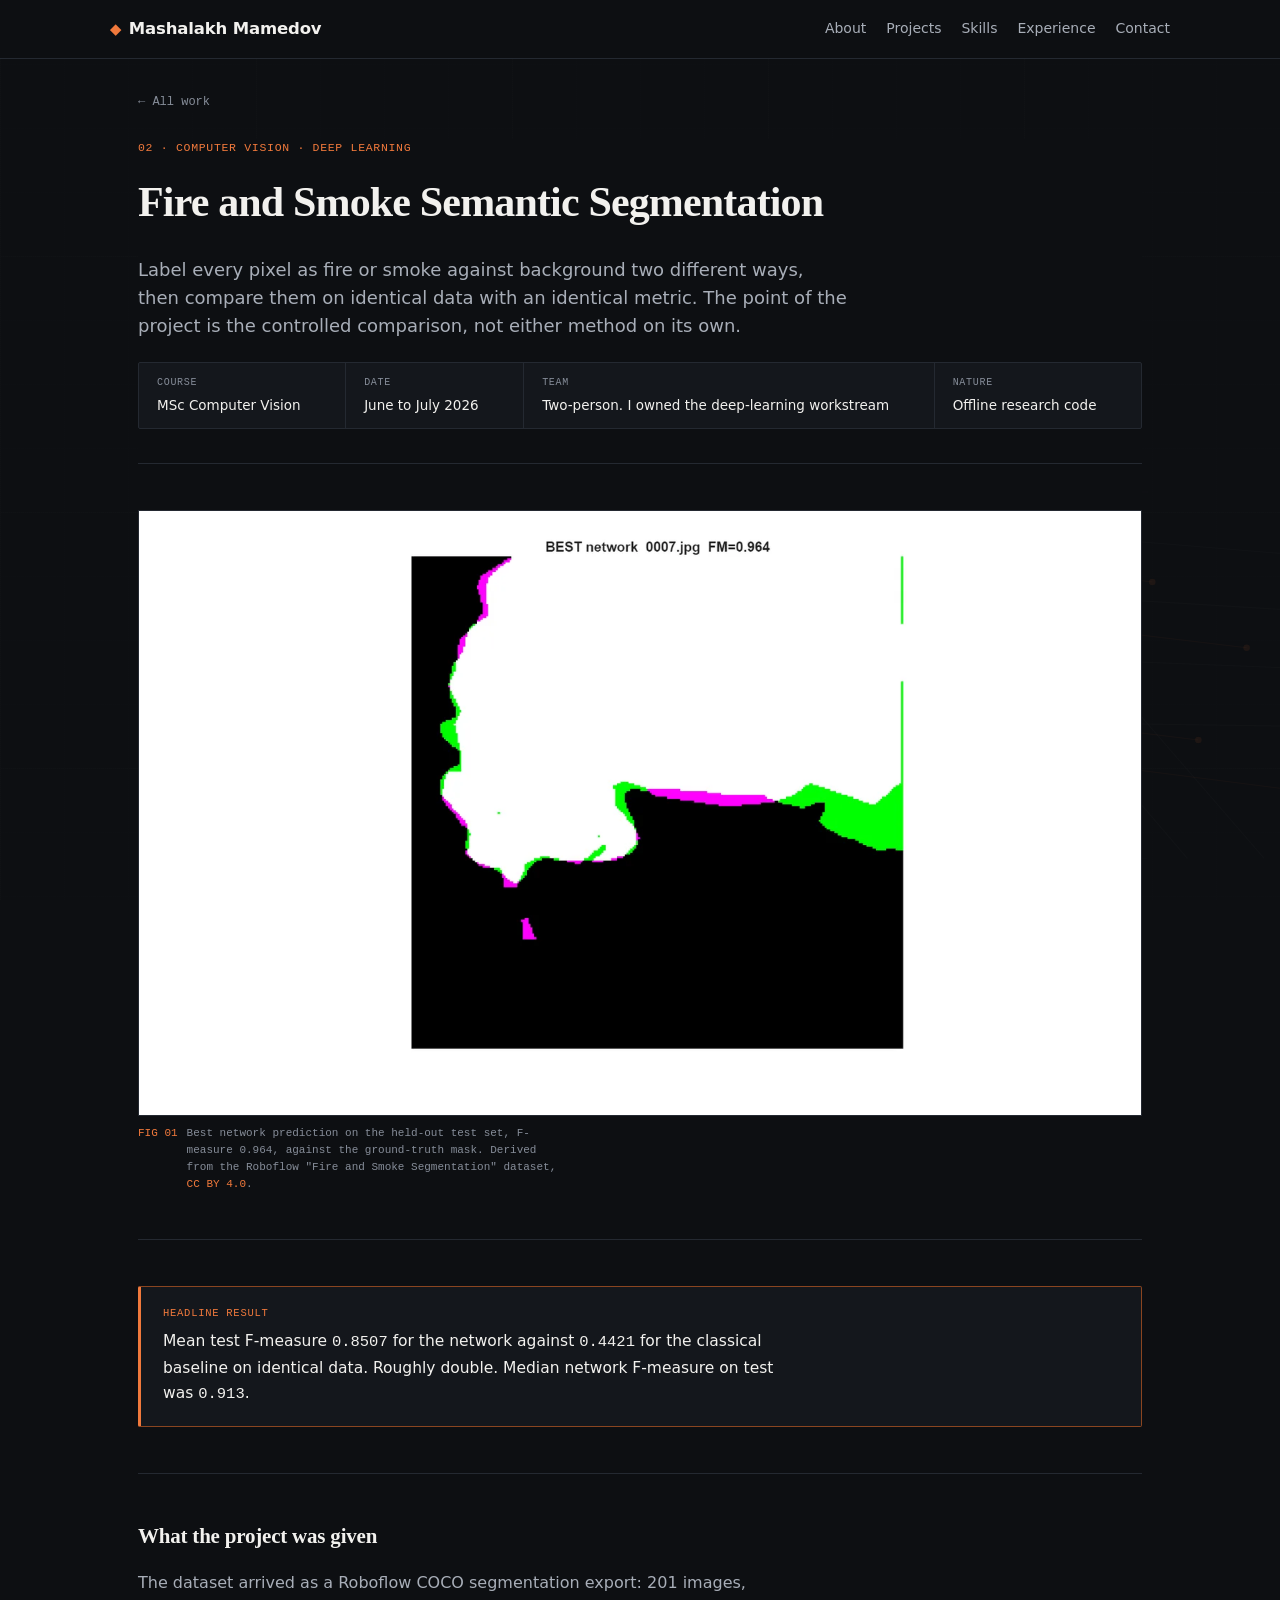
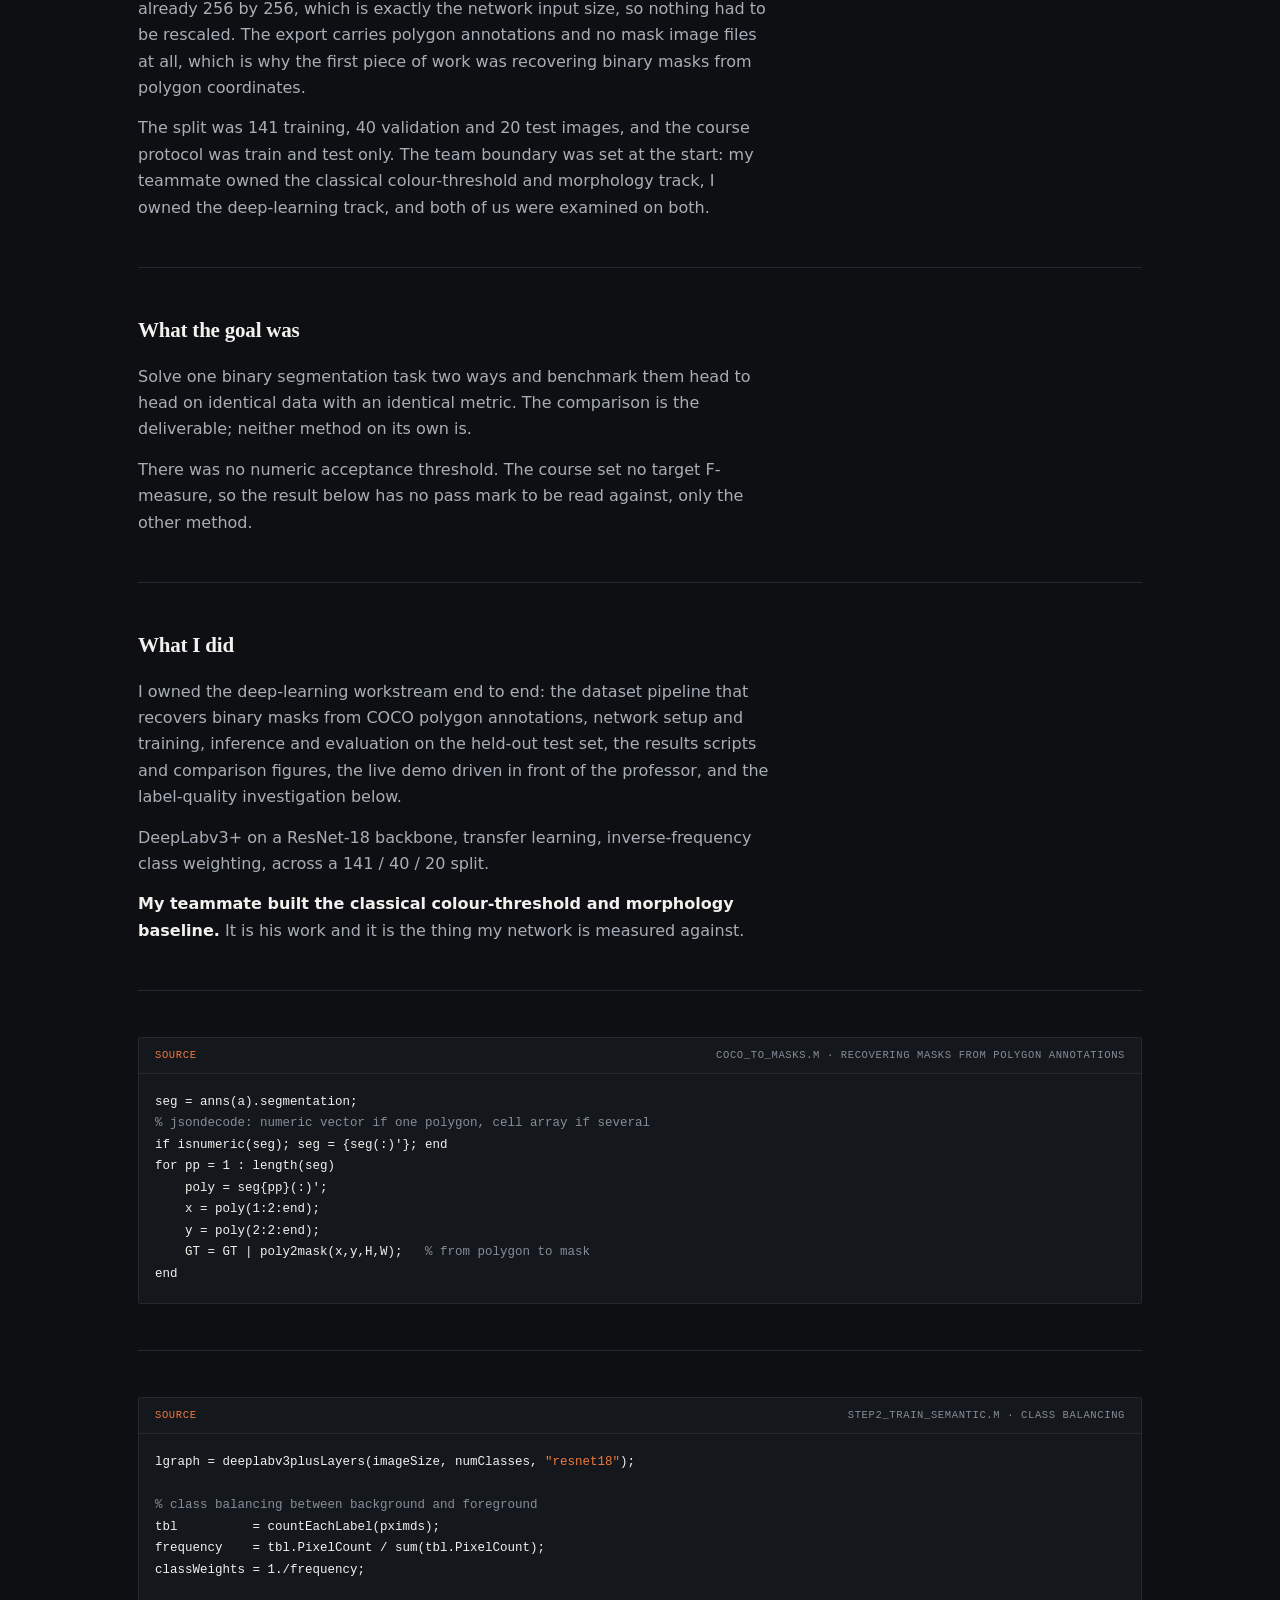
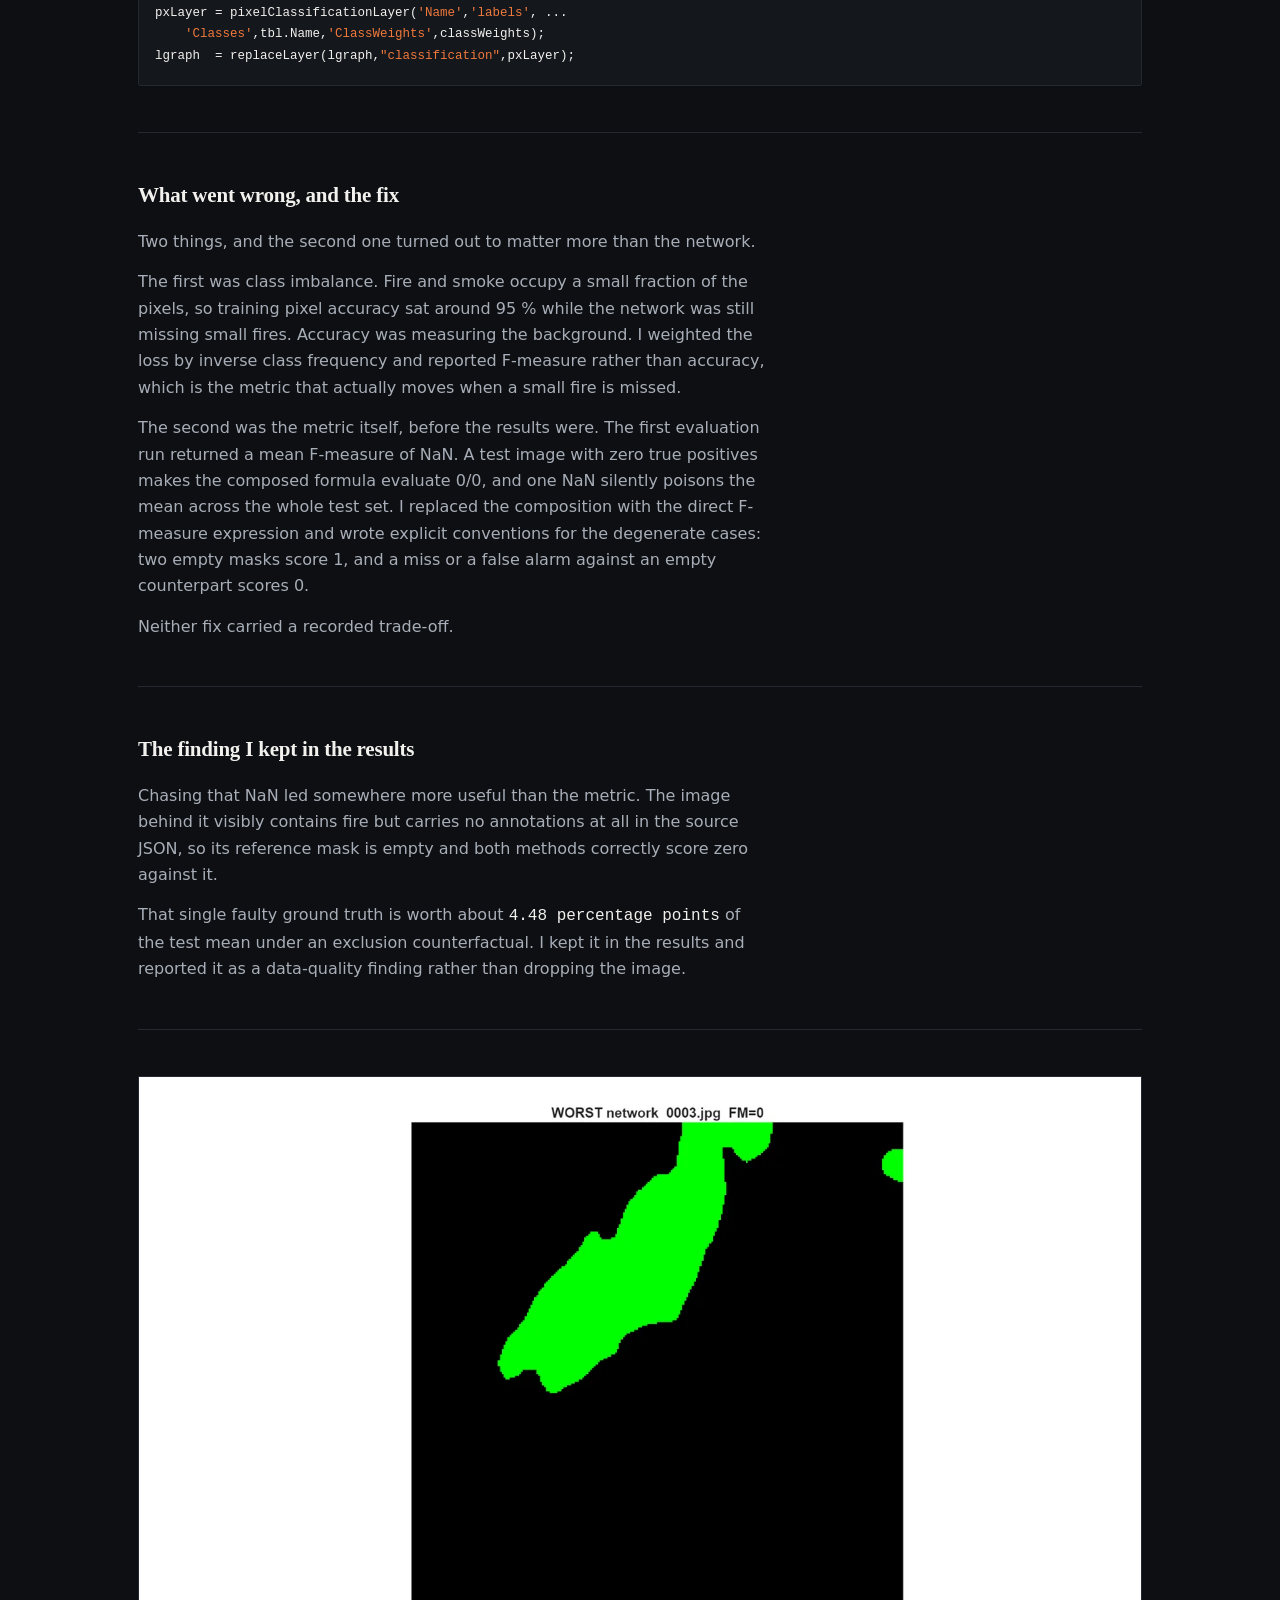
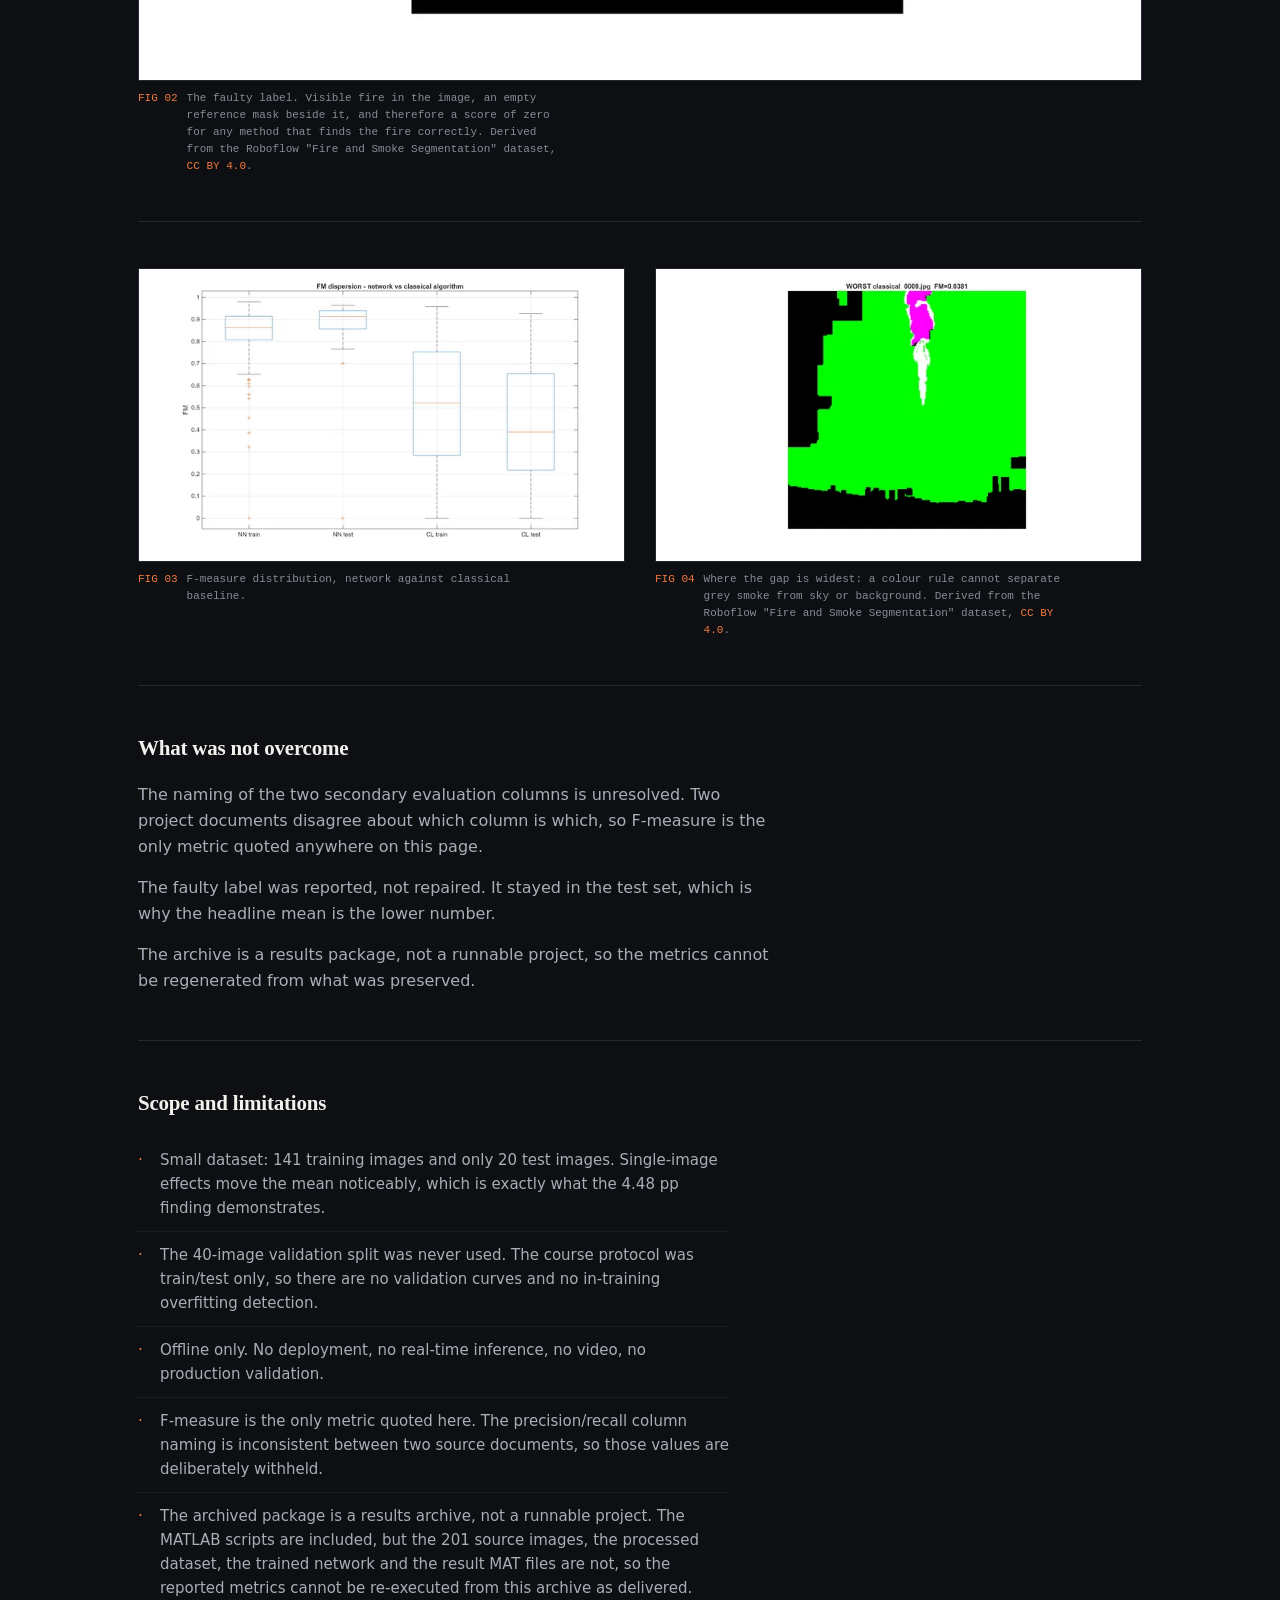
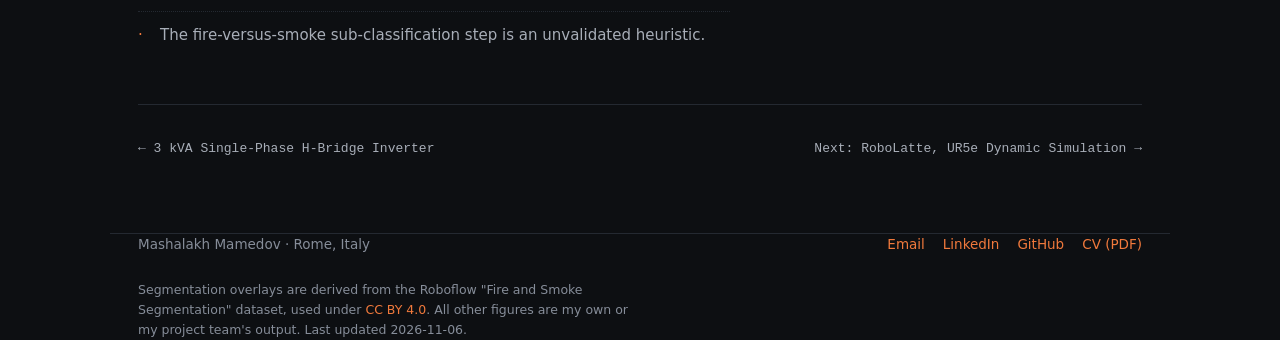
<file: fire-smoke-segmentation.html>
<!DOCTYPE html>
<html lang="en-GB">
<head>
<meta charset="utf-8">
<meta name="viewport" content="width=device-width, initial-scale=1">
<title>Fire and Smoke Segmentation: DeepLabv3+ against a Colour Baseline · Mashalakh Mamedov</title>
<meta name="description" content="Case study: DeepLabv3+ transfer learning benchmarked against a classical colour baseline for fire and smoke segmentation in MATLAB. 0.8507 mean test F-measure against 0.4421, plus a faulty reference mask found by auditing the labels.">
<meta name="author" content="Mashalakh Mamedov">
<meta name="google-site-verification" content="W-Y71ul96LOj-eBEKb1GOZ6LM0tuA-P7PGZmfWH5ZF4">
<meta name="color-scheme" content="dark">
<meta name="theme-color" content="#0D0F12">
<link rel="canonical" href="https://mashalakhmamedov.github.io/fire-smoke-segmentation.html">

<meta property="og:type" content="article">
<meta property="og:site_name" content="Mashalakh Mamedov">
<meta property="og:title" content="Fire and Smoke Segmentation: DeepLabv3+ against a Colour Baseline · Mashalakh Mamedov">
<meta property="og:description" content="Case study: DeepLabv3+ transfer learning benchmarked against a classical colour baseline for fire and smoke segmentation in MATLAB. 0.8507 mean test F-measure against 0.4421, plus a faulty reference mask found by auditing the labels.">
<meta property="og:url" content="https://mashalakhmamedov.github.io/fire-smoke-segmentation.html">
<meta property="og:locale" content="en_GB">
<meta property="og:image" content="https://mashalakhmamedov.github.io/assets/images/segmentation__best_network_prediction_fm0p964-1400.webp">
<meta property="og:image:width" content="1400">
<meta property="og:image:height" content="843">
<meta property="og:image:alt" content="Fire and Smoke Semantic Segmentation: Computer vision · Deep learning">
<meta name="twitter:card" content="summary">
<meta name="twitter:title" content="Fire and Smoke Segmentation: DeepLabv3+ against a Colour Baseline · Mashalakh Mamedov">
<meta name="twitter:description" content="Case study: DeepLabv3+ transfer learning benchmarked against a classical colour baseline for fire and smoke segmentation in MATLAB. 0.8507 mean test F-measure against 0.4421, plus a faulty reference mask found by auditing the labels.">
<meta name="twitter:image" content="https://mashalakhmamedov.github.io/assets/images/segmentation__best_network_prediction_fm0p964-1400.webp">
<meta name="twitter:image:alt" content="Fire and Smoke Semantic Segmentation: Computer vision · Deep learning">

<link rel="icon" href="favicon.svg" type="image/svg+xml">
<script>document.documentElement.className="js"</script>
<link rel="stylesheet" href="styles/site.css">
</head>
<body>
<a class="skip-link" href="#main">Skip to content</a>

<header>
  <div class="wrap hd">
    <a class="brand" href="index.html"><span aria-hidden="true">&#9670;</span>Mashalakh Mamedov</a>
    <button class="navtoggle" type="button" id="navtoggle" aria-expanded="false" aria-controls="primary-nav">
      <span class="navtoggle__bars" aria-hidden="true"></span>
      <span class="u-visually-hidden">Menu</span>
    </button>
    <nav id="primary-nav" aria-label="Primary">
      <a href="index.html#about">About</a>
      <a href="index.html#work">Projects</a>
      <a href="index.html#skills">Skills</a>
      <a href="index.html#experience">Experience</a>
      <a href="index.html#contact">Contact</a>
    </nav>
  </div>
</header>

<div class="view" id="v-seg">
<main class="wrap" id="main">

  <a class="back" href="index.html#work">&larr; All work</a>

  <div class="phead">
    <p class="pk">02 · Computer vision · Deep learning</p>
    <h1>Fire and Smoke Semantic Segmentation</h1>
    <p class="lede">Label every pixel as fire or smoke against background two different ways, then compare them on identical data with an identical metric. The point of the project is the controlled comparison, not either method on its own.</p>
    <dl class="meta">
      <div><dt>Course</dt><dd>MSc Computer Vision</dd></div>
      <div><dt>Date</dt><dd>June to July 2026</dd></div>
      <div><dt>Team</dt><dd>Two-person. I owned the deep-learning workstream</dd></div>
      <div><dt>Nature</dt><dd>Offline research code</dd></div>
    </dl>
  </div>

  <div class="pbody">
    <section class="blk">
      <figure class="hfig"><img src="assets/images/segmentation__best_network_prediction_fm0p964-1400.webp" srcset="assets/images/segmentation__best_network_prediction_fm0p964-640.webp 640w, assets/images/segmentation__best_network_prediction_fm0p964-960.webp 960w, assets/images/segmentation__best_network_prediction_fm0p964-1400.webp 1400w" sizes="(max-width: 1060px) 100vw, 1004px" width="1400" height="843" loading="eager" decoding="async" alt="Best network prediction against ground truth">
        <figcaption><span class="fig">FIG 01</span><span>Best network prediction on the held-out test set, F-measure 0.964, against the ground-truth mask. <span class="figcredit">Derived from the Roboflow "Fire and Smoke Segmentation" dataset, <a class="lnk" href="https://creativecommons.org/licenses/by/4.0/" rel="license noopener">CC BY 4.0</a>.</span></span></figcaption></figure>
    </section>
    <section class="blk">
      <div class="callout"><p class="lab">Headline result</p>
        <p>Mean test F-measure <span class="mono">0.8507</span> for the network against <span class="mono">0.4421</span> for the classical baseline on identical data. Roughly double. Median network F-measure on test was <span class="mono">0.913</span>.</p></div>
    </section>
    <section class="blk">
      <h2>What the project was given</h2>
      <p>The dataset arrived as a Roboflow COCO segmentation export: 201 images, already 256 by 256, which is exactly the network input size, so nothing had to be rescaled. The export carries polygon annotations and no mask image files at all, which is why the first piece of work was recovering binary masks from polygon coordinates.</p>
      <p>The split was 141 training, 40 validation and 20 test images, and the course protocol was train and test only. The team boundary was set at the start: my teammate owned the classical colour-threshold and morphology track, I owned the deep-learning track, and both of us were examined on both.</p>
    </section>
    <section class="blk">
      <h2>What the goal was</h2>
      <p>Solve one binary segmentation task two ways and benchmark them head to head on identical data with an identical metric. The comparison is the deliverable; neither method on its own is.</p>
      <p>There was no numeric acceptance threshold. The course set no target F-measure, so the result below has no pass mark to be read against, only the other method.</p>
    </section>
    <section class="blk">
      <h2>What I did</h2>
      <p>I owned the deep-learning workstream end to end: the dataset pipeline that recovers binary masks from COCO polygon annotations, network setup and training, inference and evaluation on the held-out test set, the results scripts and comparison figures, the live demo driven in front of the professor, and the label-quality investigation below.</p>
      <p>DeepLabv3+ on a ResNet-18 backbone, transfer learning, inverse-frequency class weighting, across a 141 / 40 / 20 split.</p>
      <p><b>My teammate built the classical colour-threshold and morphology baseline.</b> It is his work and it is the thing my network is measured against.</p>
    </section>
    <section class="blk">
      <div class="codewrap">
        <div class="codehd"><b>SOURCE</b><span>coco_to_masks.m · recovering masks from polygon annotations</span></div>
<pre>seg = anns(a).segmentation;
<span class="c">% jsondecode: numeric vector if one polygon, cell array if several</span>
if isnumeric(seg); seg = {seg(:)'}; end
for pp = 1 : length(seg)
    poly = seg{pp}(:)';
    x = poly(1:2:end);
    y = poly(2:2:end);
    GT = GT | poly2mask(x,y,H,W);   <span class="c">% from polygon to mask</span>
end</pre>
      </div>
    </section>
    <section class="blk">
      <div class="codewrap">
        <div class="codehd"><b>SOURCE</b><span>step2_train_semantic.m · class balancing</span></div>
<pre>lgraph = deeplabv3plusLayers(imageSize, numClasses, <span class="k">&quot;resnet18&quot;</span>);

<span class="c">% class balancing between background and foreground</span>
tbl          = countEachLabel(pximds);
frequency    = tbl.PixelCount / sum(tbl.PixelCount);
classWeights = 1./frequency;

pxLayer = pixelClassificationLayer(<span class="k">'Name'</span>,<span class="k">'labels'</span>, ...
    <span class="k">'Classes'</span>,tbl.Name,<span class="k">'ClassWeights'</span>,classWeights);
lgraph  = replaceLayer(lgraph,<span class="k">&quot;classification&quot;</span>,pxLayer);</pre>
      </div>
    </section>
    <section class="blk">
      <h2>What went wrong, and the fix</h2>
      <p>Two things, and the second one turned out to matter more than the network.</p>
      <p>The first was class imbalance. Fire and smoke occupy a small fraction of the pixels, so training pixel accuracy sat around 95 % while the network was still missing small fires. Accuracy was measuring the background. I weighted the loss by inverse class frequency and reported F-measure rather than accuracy, which is the metric that actually moves when a small fire is missed.</p>
      <p>The second was the metric itself, before the results were. The first evaluation run returned a mean F-measure of NaN. A test image with zero true positives makes the composed formula evaluate 0/0, and one NaN silently poisons the mean across the whole test set. I replaced the composition with the direct F-measure expression and wrote explicit conventions for the degenerate cases: two empty masks score 1, and a miss or a false alarm against an empty counterpart scores 0.</p>
      <p>Neither fix carried a recorded trade-off.</p>
    </section>
    <section class="blk">
      <h2>The finding I kept in the results</h2>
      <p>Chasing that NaN led somewhere more useful than the metric. The image behind it visibly contains fire but carries no annotations at all in the source JSON, so its reference mask is empty and both methods correctly score zero against it.</p>
      <p>That single faulty ground truth is worth about <span class="mono">4.48 percentage points</span> of the test mean under an exclusion counterfactual. I kept it in the results and reported it as a data-quality finding rather than dropping the image.</p>
    </section>
    <section class="blk">
      <figure class="hfig"><img src="assets/images/segmentation__faulty_ground_truth_image0003-1400.webp" srcset="assets/images/segmentation__faulty_ground_truth_image0003-640.webp 640w, assets/images/segmentation__faulty_ground_truth_image0003-960.webp 960w, assets/images/segmentation__faulty_ground_truth_image0003-1400.webp 1400w" sizes="(max-width: 1060px) 100vw, 1004px" width="1400" height="843" loading="lazy" decoding="async" alt="Test image showing visible fire beside its empty reference mask">
        <figcaption><span class="fig">FIG 02</span><span>The faulty label. Visible fire in the image, an empty reference mask beside it, and therefore a score of zero for any method that finds the fire correctly. <span class="figcredit">Derived from the Roboflow "Fire and Smoke Segmentation" dataset, <a class="lnk" href="https://creativecommons.org/licenses/by/4.0/" rel="license noopener">CC BY 4.0</a>.</span></span></figcaption></figure>
    </section>
    <section class="blk">
      <div class="two">
        <figure class="hfig"><img src="assets/images/segmentation__fm_boxplot_network_vs_classical-1400.webp" srcset="assets/images/segmentation__fm_boxplot_network_vs_classical-640.webp 640w, assets/images/segmentation__fm_boxplot_network_vs_classical-960.webp 960w, assets/images/segmentation__fm_boxplot_network_vs_classical-1400.webp 1400w" sizes="(max-width: 880px) 100vw, 487px" width="1400" height="843" loading="lazy" decoding="async" alt="F-measure boxplot, network against classical">
        <figcaption><span class="fig">FIG 03</span><span>F-measure distribution, network against classical baseline.</span></figcaption></figure>
        <figure class="hfig"><img src="assets/images/segmentation__classical_baseline_smoke_failure-1400.webp" srcset="assets/images/segmentation__classical_baseline_smoke_failure-640.webp 640w, assets/images/segmentation__classical_baseline_smoke_failure-960.webp 960w, assets/images/segmentation__classical_baseline_smoke_failure-1400.webp 1400w" sizes="(max-width: 880px) 100vw, 487px" width="1400" height="843" loading="lazy" decoding="async" alt="Classical baseline failing on smoke">
        <figcaption><span class="fig">FIG 04</span><span>Where the gap is widest: a colour rule cannot separate grey smoke from sky or background. <span class="figcredit">Derived from the Roboflow "Fire and Smoke Segmentation" dataset, <a class="lnk" href="https://creativecommons.org/licenses/by/4.0/" rel="license noopener">CC BY 4.0</a>.</span></span></figcaption></figure>
      </div>
    </section>
    <section class="blk">
      <h2>What was not overcome</h2>
      <p>The naming of the two secondary evaluation columns is unresolved. Two project documents disagree about which column is which, so F-measure is the only metric quoted anywhere on this page.</p>
      <p>The faulty label was reported, not repaired. It stayed in the test set, which is why the headline mean is the lower number.</p>
      <p>The archive is a results package, not a runnable project, so the metrics cannot be regenerated from what was preserved.</p>
    </section>
    <section class="blk">
      <h2>Scope and limitations</h2>
      <ul class="limits">
        <li>Small dataset: 141 training images and only 20 test images. Single-image effects move the mean noticeably, which is exactly what the 4.48 pp finding demonstrates.</li>
        <li>The 40-image validation split was never used. The course protocol was train/test only, so there are no validation curves and no in-training overfitting detection.</li>
        <li>Offline only. No deployment, no real-time inference, no video, no production validation.</li>
        <li>F-measure is the only metric quoted here. The precision/recall column naming is inconsistent between two source documents, so those values are deliberately withheld.</li>
        <li>The archived package is a results archive, not a runnable project. The MATLAB scripts are included, but the 201 source images, the processed dataset, the trained network and the result MAT files are not, so the reported metrics cannot be re-executed from this archive as delivered.</li>
        <li>The fire-versus-smoke sub-classification step is an unvalidated heuristic.</li>
      </ul>
    </section>

    <nav class="nextp" aria-label="Other projects">
      <a href="h-bridge-inverter.html">&larr; 3 kVA Single-Phase H-Bridge Inverter</a>
      <a href="robolatte-ur5e.html">Next: RoboLatte, UR5e Dynamic Simulation &rarr;</a>
    </nav>
  </div>

</main>

<footer class="wrap">
  <div>Mashalakh Mamedov · Rome, Italy</div>
  <div class="footlinks">
    <a class="lnk" href="mailto:mashalakh.mamedov1@gmail.com">Email</a>
    <a class="lnk" href="https://www.linkedin.com/in/mashalakh/" rel="me noopener">LinkedIn</a>
    <a class="lnk" href="https://github.com/MashalakhMamedov" rel="me noopener">GitHub</a>
    <a class="lnk" href="assets/files/Mashalakh_Mamedov_CV.pdf" download>CV (PDF)</a>
  </div>
  <p class="footlegal">Segmentation overlays are derived from the Roboflow &quot;Fire and Smoke Segmentation&quot; dataset, used under <a class="lnk" href="https://creativecommons.org/licenses/by/4.0/" rel="noopener">CC BY 4.0</a>. All other figures are my own or my project team's output. Last updated 2026-11-06.</p>
</footer>
</div>

<script src="scripts/site.js" defer></script>
</body>
</html>
</file>
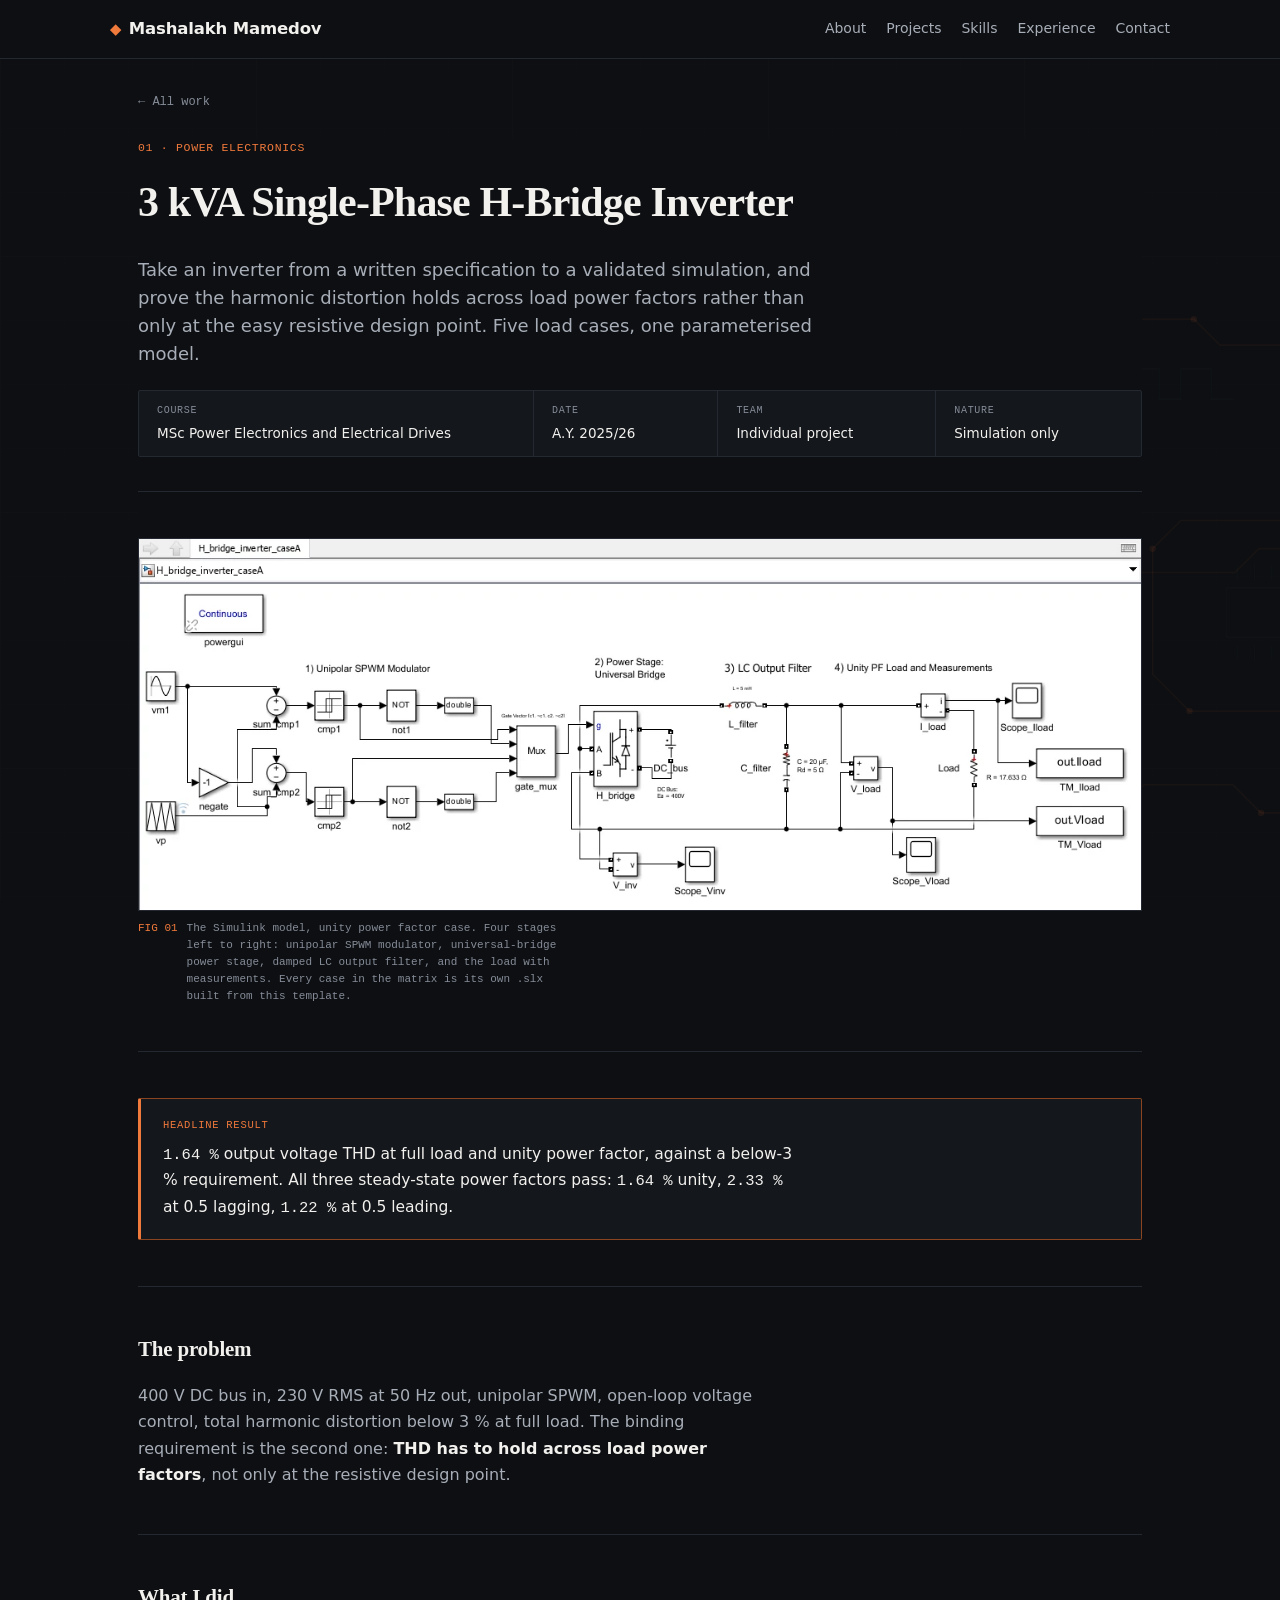
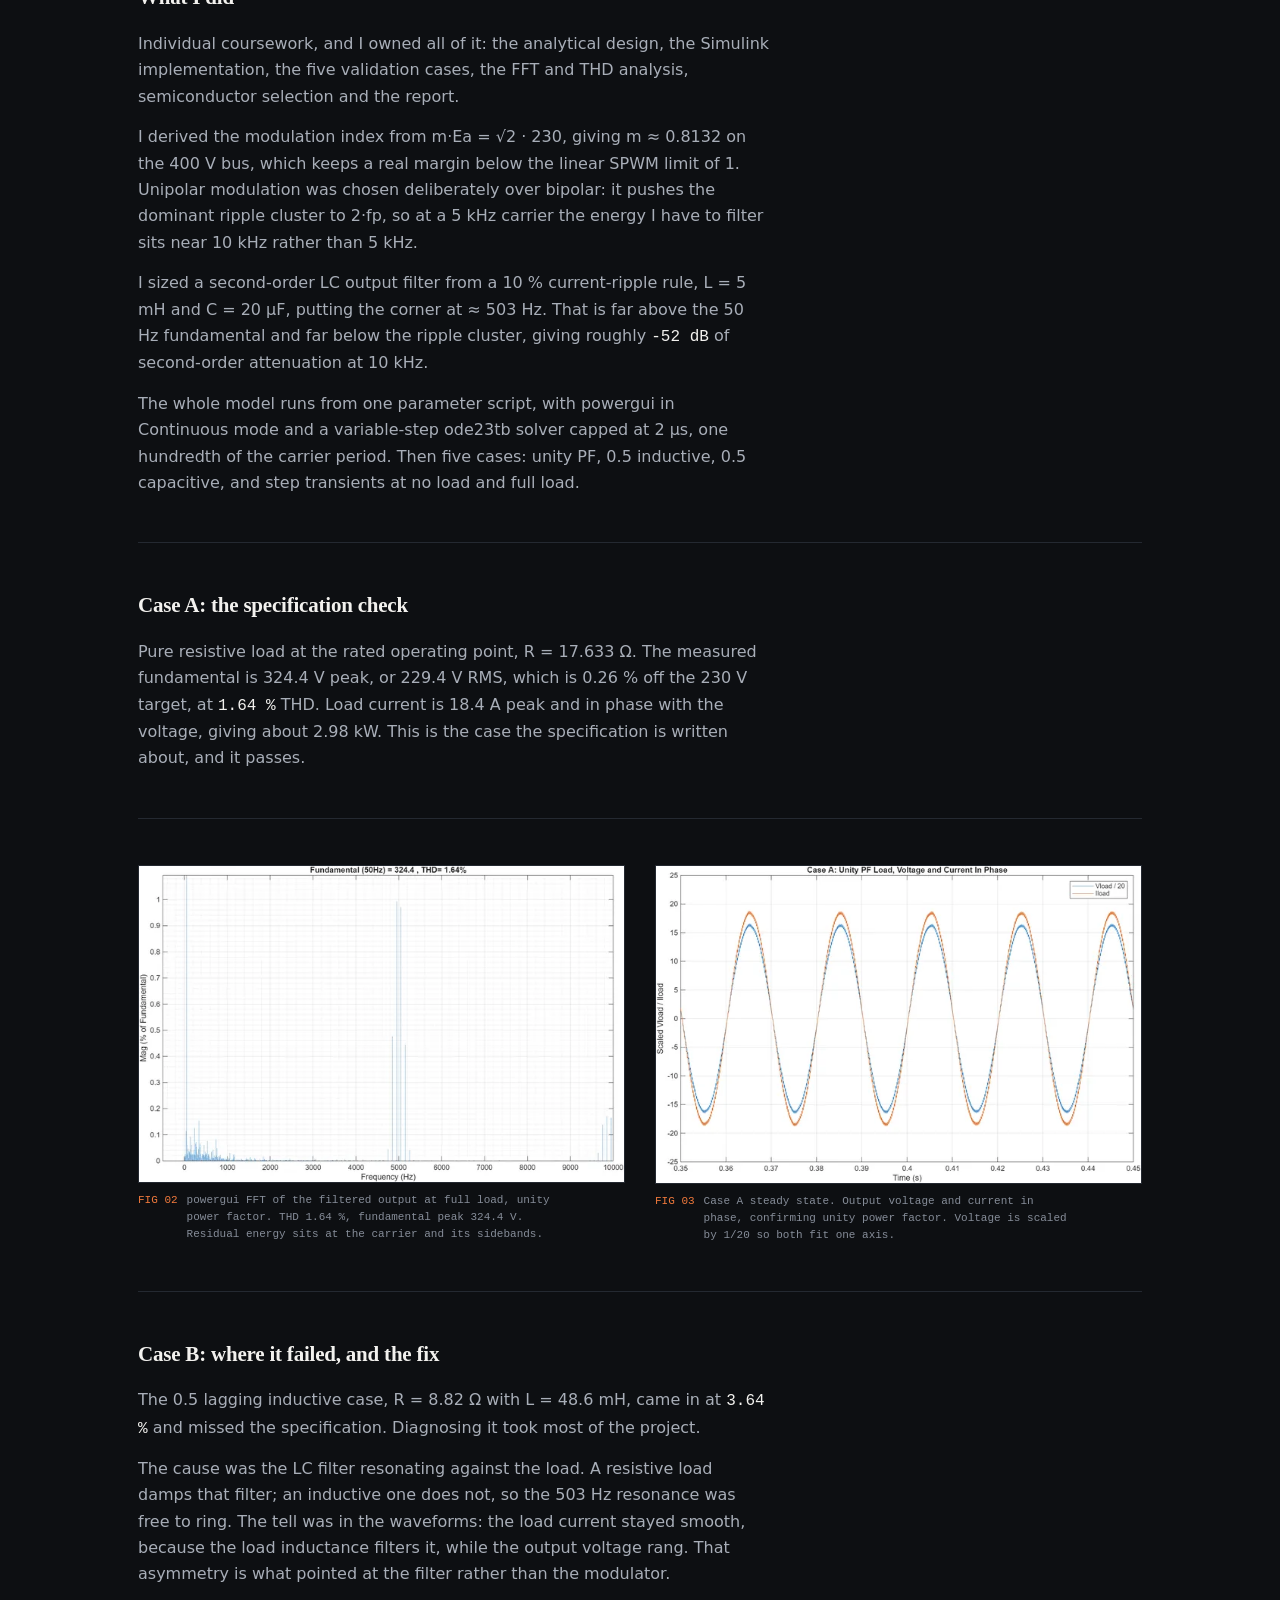
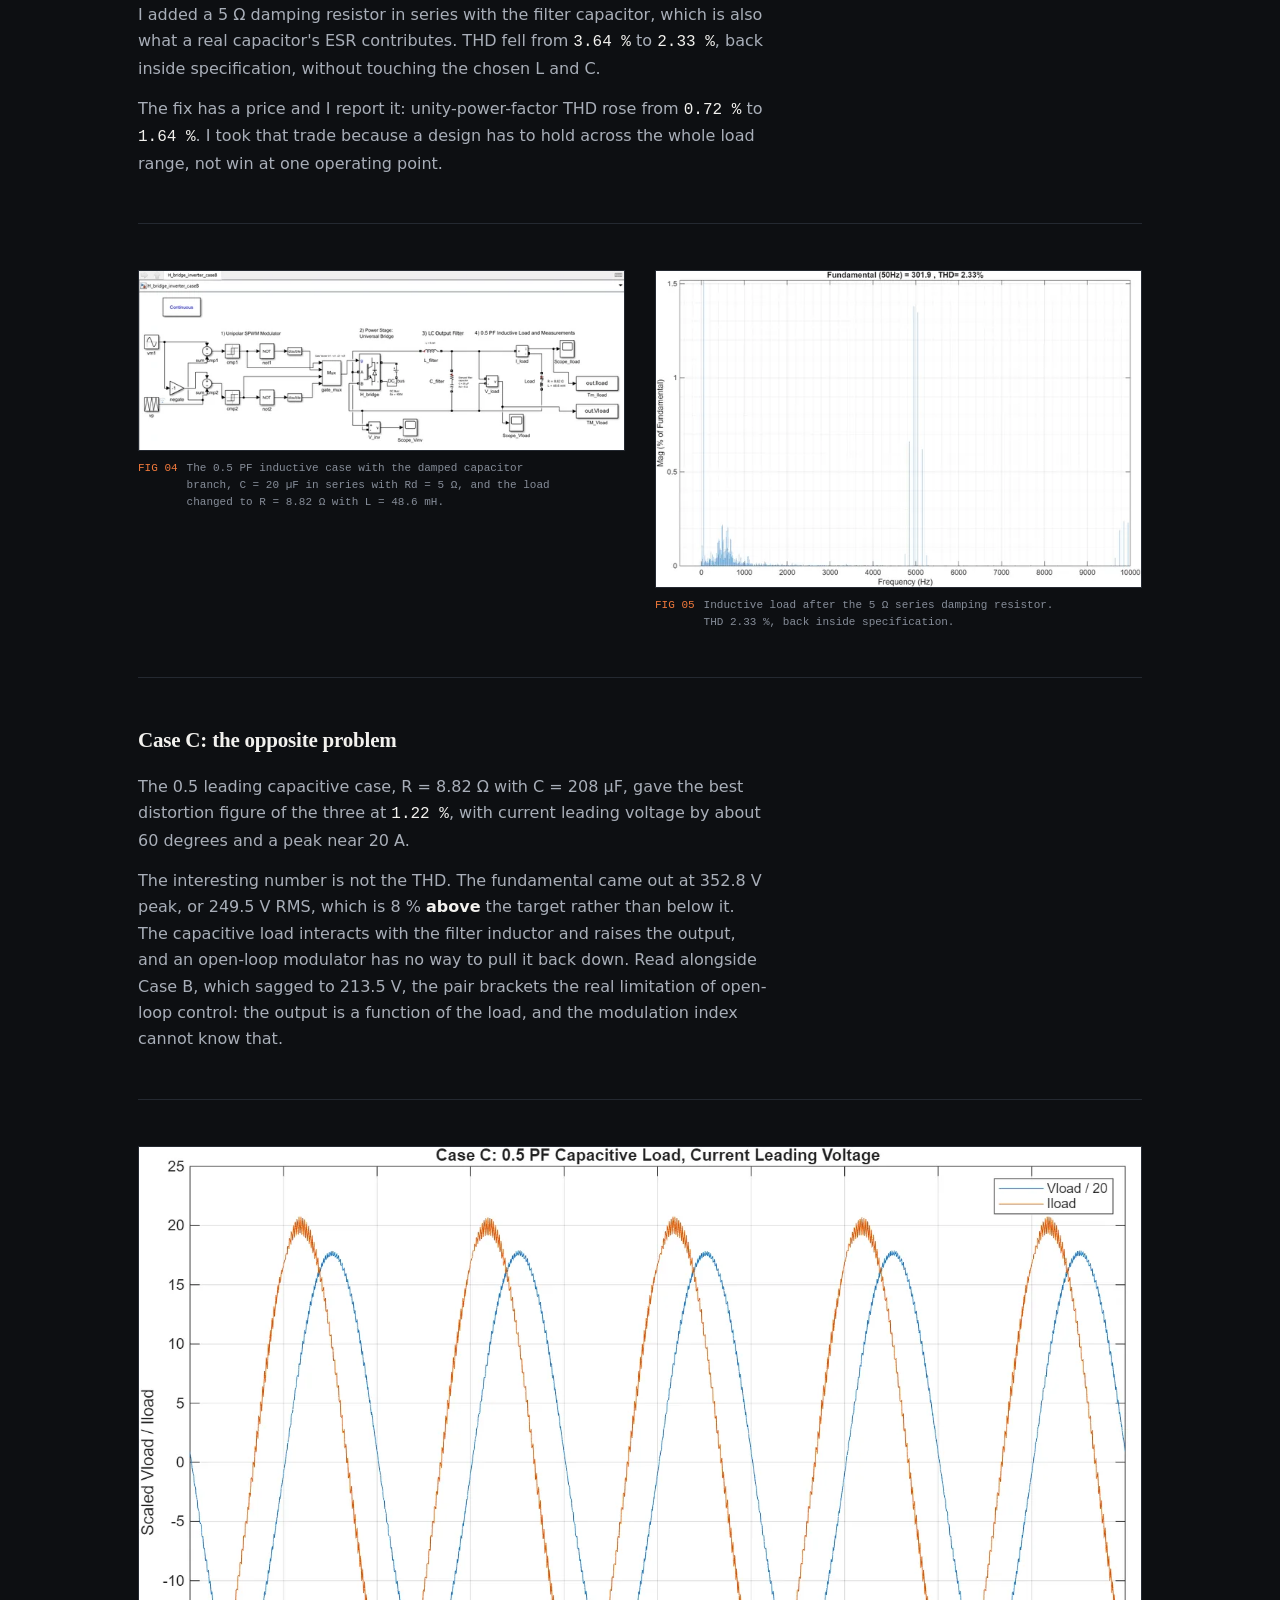
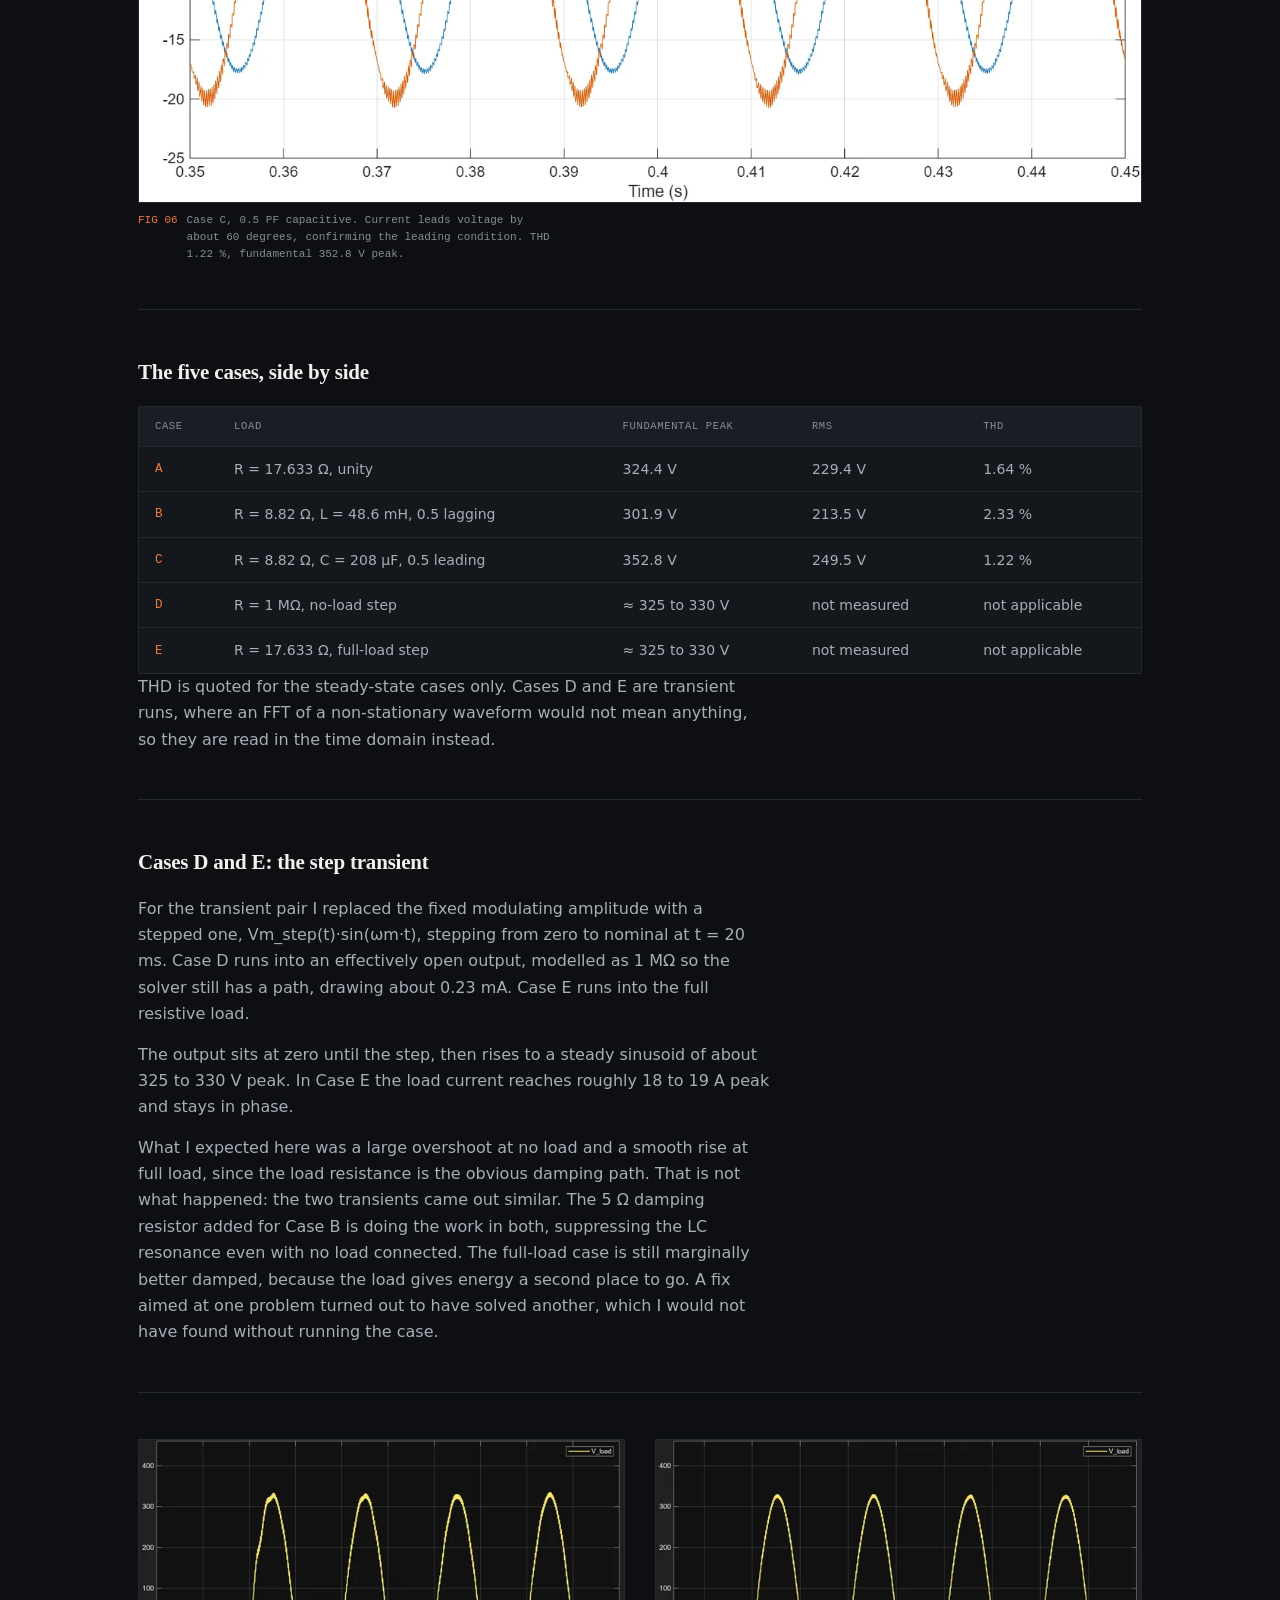
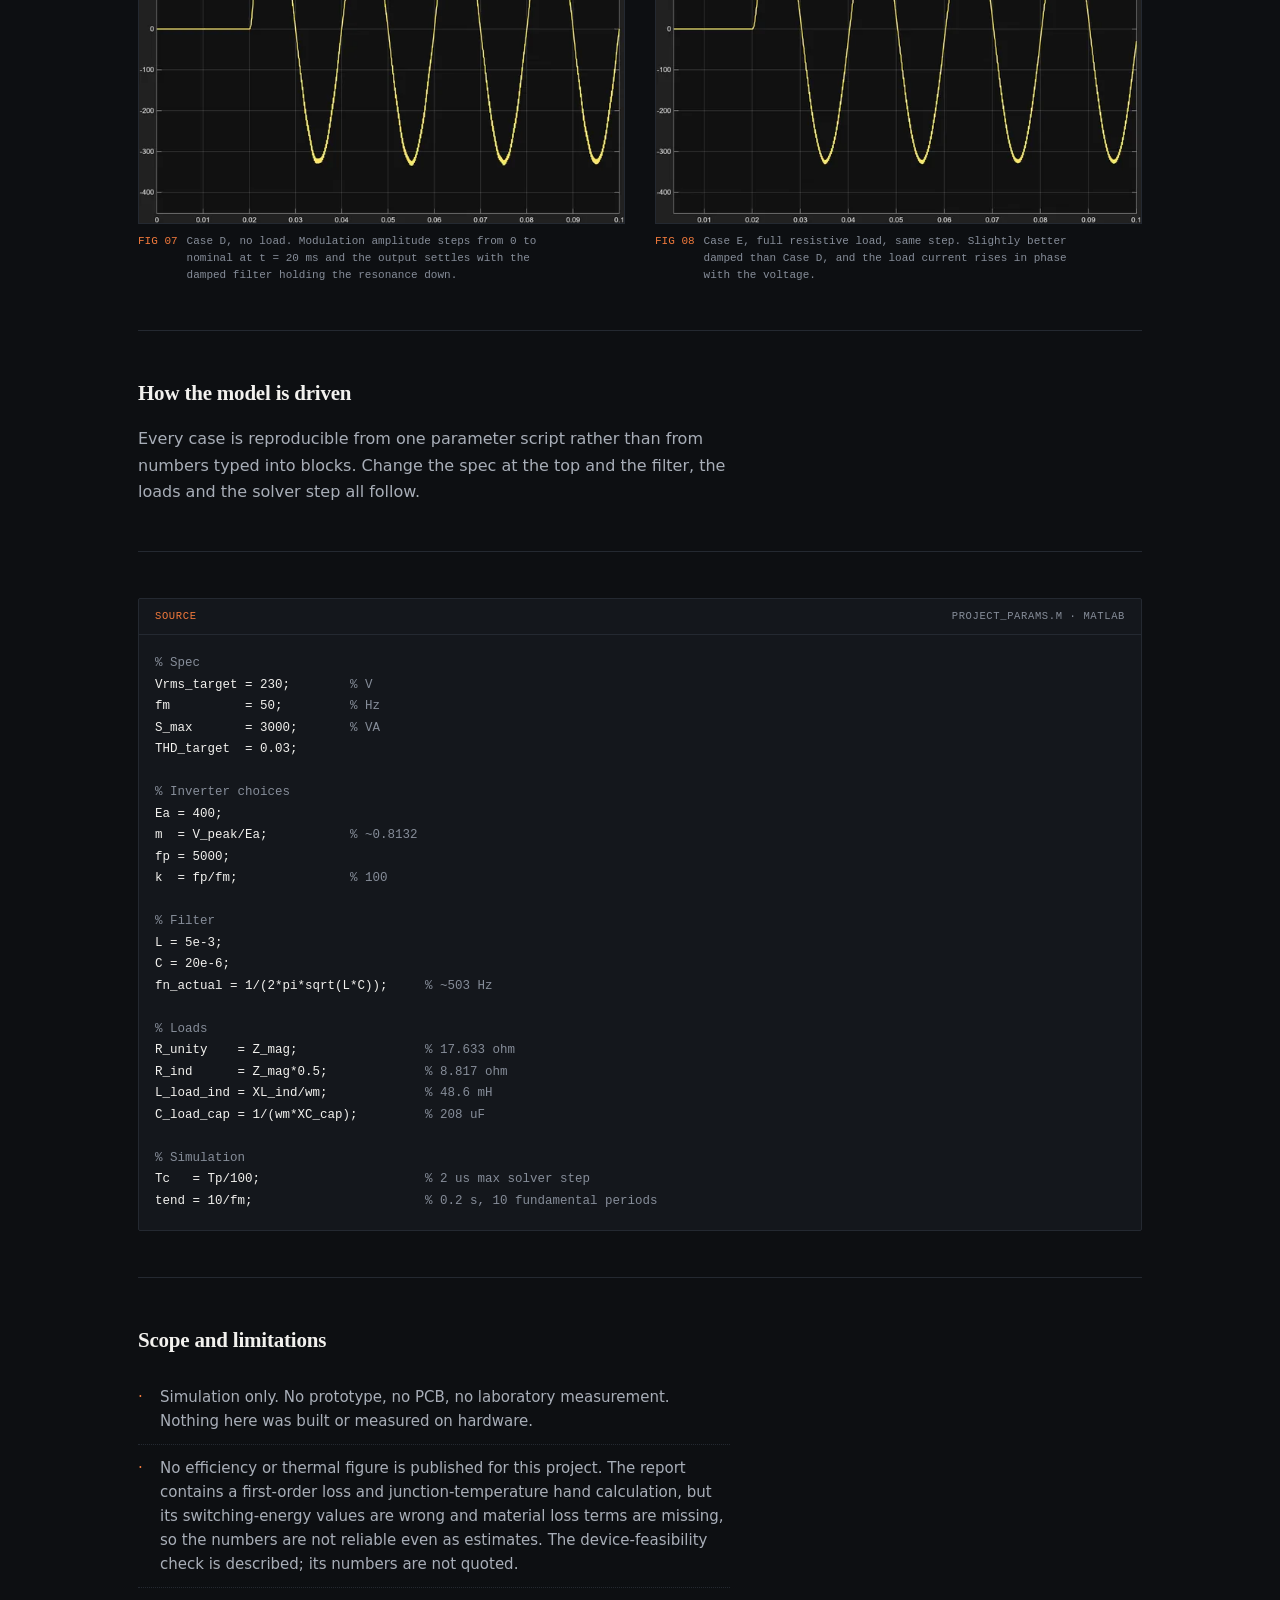
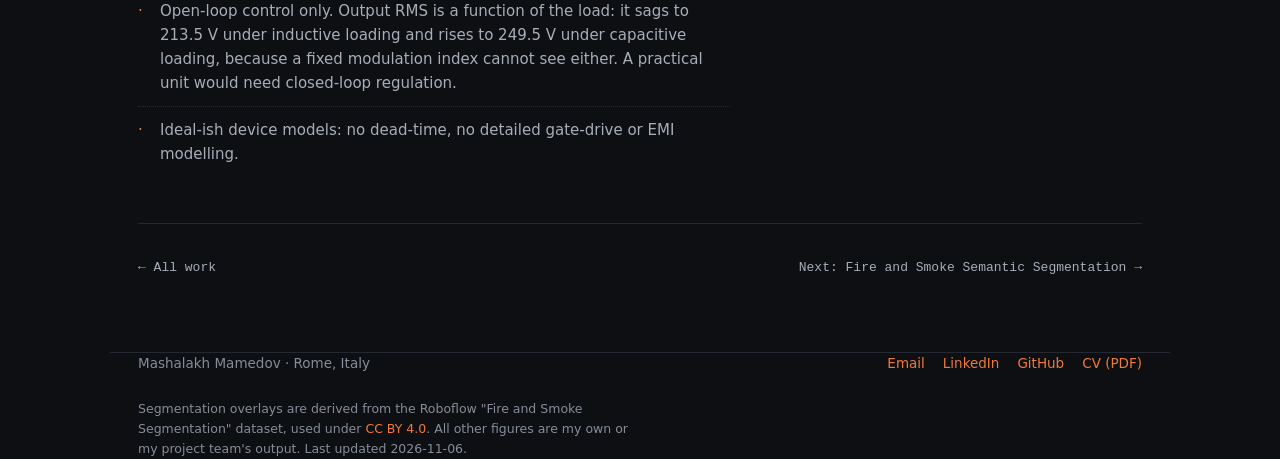
<file: h-bridge-inverter.html>
<!DOCTYPE html>
<html lang="en-GB">
<head>
<meta charset="utf-8">
<meta name="viewport" content="width=device-width, initial-scale=1">
<title>3 kVA H-Bridge Inverter: SPWM Design and THD Validation · Mashalakh Mamedov</title>
<meta name="description" content="Case study: a 3 kVA single-phase H-bridge inverter designed and validated in MATLAB and Simulink. 1.64 % output THD against a 3 % requirement, an LC resonance under inductive load, and the damping trade-off that brought it back inside specification.">
<meta name="author" content="Mashalakh Mamedov">
<meta name="google-site-verification" content="W-Y71ul96LOj-eBEKb1GOZ6LM0tuA-P7PGZmfWH5ZF4">
<meta name="color-scheme" content="dark">
<meta name="theme-color" content="#0D0F12">
<link rel="canonical" href="https://mashalakhmamedov.github.io/h-bridge-inverter.html">

<meta property="og:type" content="article">
<meta property="og:site_name" content="Mashalakh Mamedov">
<meta property="og:title" content="3 kVA H-Bridge Inverter: SPWM Design and THD Validation · Mashalakh Mamedov">
<meta property="og:description" content="Case study: a 3 kVA single-phase H-bridge inverter designed and validated in MATLAB and Simulink. 1.64 % output THD against a 3 % requirement, an LC resonance under inductive load, and the damping trade-off that brought it back inside specification.">
<meta property="og:url" content="https://mashalakhmamedov.github.io/h-bridge-inverter.html">
<meta property="og:locale" content="en_GB">
<meta property="og:image" content="https://mashalakhmamedov.github.io/assets/images/inverter__simulink_model_casea_unity_pf-1208.webp">
<meta property="og:image:width" content="1208">
<meta property="og:image:height" content="447">
<meta property="og:image:alt" content="3 kVA Single-Phase H-Bridge Inverter: Power electronics · Simulation only">
<meta name="twitter:card" content="summary">
<meta name="twitter:title" content="3 kVA H-Bridge Inverter: SPWM Design and THD Validation · Mashalakh Mamedov">
<meta name="twitter:description" content="Case study: a 3 kVA single-phase H-bridge inverter designed and validated in MATLAB and Simulink. 1.64 % output THD against a 3 % requirement, an LC resonance under inductive load, and the damping trade-off that brought it back inside specification.">
<meta name="twitter:image" content="https://mashalakhmamedov.github.io/assets/images/inverter__simulink_model_casea_unity_pf-1208.webp">
<meta name="twitter:image:alt" content="3 kVA Single-Phase H-Bridge Inverter: Power electronics · Simulation only">

<link rel="icon" href="favicon.svg" type="image/svg+xml">
<script>document.documentElement.className="js"</script>
<link rel="stylesheet" href="styles/site.css">
</head>
<body>
<a class="skip-link" href="#main">Skip to content</a>

<header>
  <div class="wrap hd">
    <a class="brand" href="index.html"><span aria-hidden="true">&#9670;</span>Mashalakh Mamedov</a>
    <button class="navtoggle" type="button" id="navtoggle" aria-expanded="false" aria-controls="primary-nav">
      <span class="navtoggle__bars" aria-hidden="true"></span>
      <span class="u-visually-hidden">Menu</span>
    </button>
    <nav id="primary-nav" aria-label="Primary">
      <a href="index.html#about">About</a>
      <a href="index.html#work">Projects</a>
      <a href="index.html#skills">Skills</a>
      <a href="index.html#experience">Experience</a>
      <a href="index.html#contact">Contact</a>
    </nav>
  </div>
</header>

<div class="view" id="v-inv">
<main class="wrap" id="main">

  <a class="back" href="index.html#work">&larr; All work</a>

  <div class="phead">
    <p class="pk">01 · Power electronics</p>
    <h1>3 kVA Single-Phase H-Bridge Inverter</h1>
    <p class="lede">Take an inverter from a written specification to a validated simulation, and prove the harmonic distortion holds across load power factors rather than only at the easy resistive design point. Five load cases, one parameterised model.</p>
    <dl class="meta">
      <div><dt>Course</dt><dd>MSc Power Electronics and Electrical Drives</dd></div>
      <div><dt>Date</dt><dd>A.Y. 2025/26</dd></div>
      <div><dt>Team</dt><dd>Individual project</dd></div>
      <div><dt>Nature</dt><dd>Simulation only</dd></div>
    </dl>
  </div>

  <div class="pbody">
    <section class="blk">
      <figure class="hfig"><img src="assets/images/inverter__simulink_model_casea_unity_pf-1208.webp" srcset="assets/images/inverter__simulink_model_casea_unity_pf-640.webp 640w, assets/images/inverter__simulink_model_casea_unity_pf-1208.webp 1208w" sizes="(max-width: 1060px) 100vw, 1004px" width="1208" height="447" loading="eager" decoding="async" alt="Simulink model of the H-bridge inverter, unity power factor case">
        <figcaption><span class="fig">FIG 01</span><span>The Simulink model, unity power factor case. Four stages left to right: unipolar SPWM modulator, universal-bridge power stage, damped LC output filter, and the load with measurements. Every case in the matrix is its own .slx built from this template.</span></figcaption></figure>
    </section>
    <section class="blk">
      <div class="callout"><p class="lab">Headline result</p>
        <p><span class="mono">1.64 %</span> output voltage THD at full load and unity power factor, against a below-3 % requirement. All three steady-state power factors pass: <span class="mono">1.64 %</span> unity, <span class="mono">2.33 %</span> at 0.5 lagging, <span class="mono">1.22 %</span> at 0.5 leading.</p></div>
    </section>
    <section class="blk">
      <h2>The problem</h2>
      <p>400 V DC bus in, 230 V RMS at 50 Hz out, unipolar SPWM, open-loop voltage control, total harmonic distortion below 3 % at full load. The binding requirement is the second one: <b>THD has to hold across load power factors</b>, not only at the resistive design point.</p>
    </section>
    <section class="blk">
      <h2>What I did</h2>
      <p>Individual coursework, and I owned all of it: the analytical design, the Simulink implementation, the five validation cases, the FFT and THD analysis, semiconductor selection and the report.</p>
      <p>I derived the modulation index from m·Ea = √2 · 230, giving m ≈ 0.8132 on the 400 V bus, which keeps a real margin below the linear SPWM limit of 1. Unipolar modulation was chosen deliberately over bipolar: it pushes the dominant ripple cluster to 2·fp, so at a 5 kHz carrier the energy I have to filter sits near 10 kHz rather than 5 kHz.</p>
      <p>I sized a second-order LC output filter from a 10 % current-ripple rule, L = 5 mH and C = 20 µF, putting the corner at ≈ 503 Hz. That is far above the 50 Hz fundamental and far below the ripple cluster, giving roughly <span class="mono">-52 dB</span> of second-order attenuation at 10 kHz.</p>
      <p>The whole model runs from one parameter script, with powergui in Continuous mode and a variable-step ode23tb solver capped at 2 µs, one hundredth of the carrier period. Then five cases: unity PF, 0.5 inductive, 0.5 capacitive, and step transients at no load and full load.</p>
    </section>
    <section class="blk">
      <h2>Case A: the specification check</h2>
      <p>Pure resistive load at the rated operating point, R = 17.633 Ω. The measured fundamental is 324.4 V peak, or 229.4 V RMS, which is 0.26 % off the 230 V target, at <span class="mono">1.64 %</span> THD. Load current is 18.4 A peak and in phase with the voltage, giving about 2.98 kW. This is the case the specification is written about, and it passes.</p>
    </section>
    <section class="blk">
      <div class="two">
        <figure class="hfig"><img src="assets/images/inverter__casea_fft_thd_1p64pct-1400.webp" srcset="assets/images/inverter__casea_fft_thd_1p64pct-640.webp 640w, assets/images/inverter__casea_fft_thd_1p64pct-960.webp 960w, assets/images/inverter__casea_fft_thd_1p64pct-1400.webp 1400w" sizes="(max-width: 880px) 100vw, 487px" width="1400" height="911" loading="lazy" decoding="async" alt="FFT analysis showing 1.64 percent THD at unity power factor">
        <figcaption><span class="fig">FIG 02</span><span>powergui FFT of the filtered output at full load, unity power factor. THD 1.64 %, fundamental peak 324.4 V. Residual energy sits at the carrier and its sidebands.</span></figcaption></figure>
        <figure class="hfig"><img src="assets/images/inverter__casea_voltage_current_in_phase-1394.webp" srcset="assets/images/inverter__casea_voltage_current_in_phase-640.webp 640w, assets/images/inverter__casea_voltage_current_in_phase-960.webp 960w, assets/images/inverter__casea_voltage_current_in_phase-1394.webp 1394w" sizes="(max-width: 880px) 100vw, 487px" width="1394" height="912" loading="lazy" decoding="async" alt="Voltage and current in phase at unity power factor">
        <figcaption><span class="fig">FIG 03</span><span>Case A steady state. Output voltage and current in phase, confirming unity power factor. Voltage is scaled by 1/20 so both fit one axis.</span></figcaption></figure>
      </div>
    </section>
    <section class="blk">
      <h2>Case B: where it failed, and the fix</h2>
      <p>The 0.5 lagging inductive case, R = 8.82 Ω with L = 48.6 mH, came in at <span class="mono">3.64 %</span> and missed the specification. Diagnosing it took most of the project.</p>
      <p>The cause was the LC filter resonating against the load. A resistive load damps that filter; an inductive one does not, so the 503 Hz resonance was free to ring. The tell was in the waveforms: the load current stayed smooth, because the load inductance filters it, while the output voltage rang. That asymmetry is what pointed at the filter rather than the modulator.</p>
      <p>I added a 5 Ω damping resistor in series with the filter capacitor, which is also what a real capacitor's ESR contributes. THD fell from <span class="mono">3.64 %</span> to <span class="mono">2.33 %</span>, back inside specification, without touching the chosen L and C.</p>
      <p>The fix has a price and I report it: unity-power-factor THD rose from <span class="mono">0.72 %</span> to <span class="mono">1.64 %</span>. I took that trade because a design has to hold across the whole load range, not win at one operating point.</p>
    </section>
    <section class="blk">
      <div class="two">
        <figure class="hfig"><img src="assets/images/inverter__simulink_model_caseb_inductive_damped-1207.webp" srcset="assets/images/inverter__simulink_model_caseb_inductive_damped-640.webp 640w, assets/images/inverter__simulink_model_caseb_inductive_damped-1207.webp 1207w" sizes="(max-width: 880px) 100vw, 487px" width="1207" height="445" loading="lazy" decoding="async" alt="Simulink model with the damped filter capacitor branch">
        <figcaption><span class="fig">FIG 04</span><span>The 0.5 PF inductive case with the damped capacitor branch, C = 20 µF in series with Rd = 5 Ω, and the load changed to R = 8.82 Ω with L = 48.6 mH.</span></figcaption></figure>
        <figure class="hfig"><img src="assets/images/inverter__caseb_fft_thd_2p33pct_after_damping-1400.webp" srcset="assets/images/inverter__caseb_fft_thd_2p33pct_after_damping-640.webp 640w, assets/images/inverter__caseb_fft_thd_2p33pct_after_damping-960.webp 960w, assets/images/inverter__caseb_fft_thd_2p33pct_after_damping-1400.webp 1400w" sizes="(max-width: 880px) 100vw, 487px" width="1400" height="911" loading="lazy" decoding="async" alt="FFT after adding the damping resistor">
        <figcaption><span class="fig">FIG 05</span><span>Inductive load after the 5 Ω series damping resistor. THD 2.33 %, back inside specification.</span></figcaption></figure>
      </div>
    </section>
    <section class="blk">
      <h2>Case C: the opposite problem</h2>
      <p>The 0.5 leading capacitive case, R = 8.82 Ω with C = 208 µF, gave the best distortion figure of the three at <span class="mono">1.22 %</span>, with current leading voltage by about 60 degrees and a peak near 20 A.</p>
      <p>The interesting number is not the THD. The fundamental came out at 352.8 V peak, or 249.5 V RMS, which is 8 % <b>above</b> the target rather than below it. The capacitive load interacts with the filter inductor and raises the output, and an open-loop modulator has no way to pull it back down. Read alongside Case B, which sagged to 213.5 V, the pair brackets the real limitation of open-loop control: the output is a function of the load, and the modulation index cannot know that.</p>
    </section>
    <section class="blk">
      <figure class="hfig"><img src="assets/images/inverter__casec_current_leading_voltage-1394.webp" srcset="assets/images/inverter__casec_current_leading_voltage-640.webp 640w, assets/images/inverter__casec_current_leading_voltage-960.webp 960w, assets/images/inverter__casec_current_leading_voltage-1394.webp 1394w" sizes="(max-width: 1060px) 100vw, 1004px" width="1394" height="912" loading="lazy" decoding="async" alt="Case C waveforms, load current leading the output voltage">
        <figcaption><span class="fig">FIG 06</span><span>Case C, 0.5 PF capacitive. Current leads voltage by about 60 degrees, confirming the leading condition. THD 1.22 %, fundamental 352.8 V peak.</span></figcaption></figure>
    </section>
    <section class="blk">
      <h2>The five cases, side by side</h2>
      <div class="tablewrap" tabindex="0" role="region" aria-label="Summary of the five validation cases">
        <table class="dtable">
          <caption class="u-visually-hidden">Summary of the five validation cases</caption>
          <thead><tr><th scope="col">Case</th>
<th scope="col">Load</th>
<th scope="col">Fundamental peak</th>
<th scope="col">RMS</th>
<th scope="col">THD</th></tr></thead>
          <tbody>
            <tr><th scope="row">A</th><td>R = 17.633 Ω, unity</td><td>324.4 V</td><td>229.4 V</td><td>1.64 %</td></tr>
            <tr><th scope="row">B</th><td>R = 8.82 Ω, L = 48.6 mH, 0.5 lagging</td><td>301.9 V</td><td>213.5 V</td><td>2.33 %</td></tr>
            <tr><th scope="row">C</th><td>R = 8.82 Ω, C = 208 µF, 0.5 leading</td><td>352.8 V</td><td>249.5 V</td><td>1.22 %</td></tr>
            <tr><th scope="row">D</th><td>R = 1 MΩ, no-load step</td><td>≈ 325 to 330 V</td><td>not measured</td><td>not applicable</td></tr>
            <tr><th scope="row">E</th><td>R = 17.633 Ω, full-load step</td><td>≈ 325 to 330 V</td><td>not measured</td><td>not applicable</td></tr>
          </tbody>
        </table>
      </div>
      <p class="tnote">THD is quoted for the steady-state cases only. Cases D and E are transient runs, where an FFT of a non-stationary waveform would not mean anything, so they are read in the time domain instead.</p>
    </section>
    <section class="blk">
      <h2>Cases D and E: the step transient</h2>
      <p>For the transient pair I replaced the fixed modulating amplitude with a stepped one, Vm_step(t)·sin(ωm·t), stepping from zero to nominal at t = 20 ms. Case D runs into an effectively open output, modelled as 1 MΩ so the solver still has a path, drawing about 0.23 mA. Case E runs into the full resistive load.</p>
      <p>The output sits at zero until the step, then rises to a steady sinusoid of about 325 to 330 V peak. In Case E the load current reaches roughly 18 to 19 A peak and stays in phase.</p>
      <p>What I expected here was a large overshoot at no load and a smooth rise at full load, since the load resistance is the obvious damping path. That is not what happened: the two transients came out similar. The 5 Ω damping resistor added for Case B is doing the work in both, suppressing the LC resonance even with no load connected. The full-load case is still marginally better damped, because the load gives energy a second place to go. A fix aimed at one problem turned out to have solved another, which I would not have found without running the case.</p>
    </section>
    <section class="blk">
      <div class="two">
        <figure class="hfig"><img src="assets/images/inverter__cased_step_transient_no_load-1400.webp" srcset="assets/images/inverter__cased_step_transient_no_load-640.webp 640w, assets/images/inverter__cased_step_transient_no_load-960.webp 960w, assets/images/inverter__cased_step_transient_no_load-1400.webp 1400w" sizes="(max-width: 880px) 100vw, 487px" width="1400" height="1104" loading="lazy" decoding="async" alt="Case D step transient at no load">
        <figcaption><span class="fig">FIG 07</span><span>Case D, no load. Modulation amplitude steps from 0 to nominal at t = 20 ms and the output settles with the damped filter holding the resonance down.</span></figcaption></figure>
        <figure class="hfig"><img src="assets/images/inverter__casee_step_transient_full_load-1400.webp" srcset="assets/images/inverter__casee_step_transient_full_load-640.webp 640w, assets/images/inverter__casee_step_transient_full_load-960.webp 960w, assets/images/inverter__casee_step_transient_full_load-1400.webp 1400w" sizes="(max-width: 880px) 100vw, 487px" width="1400" height="1105" loading="lazy" decoding="async" alt="Case E step transient at full load">
        <figcaption><span class="fig">FIG 08</span><span>Case E, full resistive load, same step. Slightly better damped than Case D, and the load current rises in phase with the voltage.</span></figcaption></figure>
      </div>
    </section>
    <section class="blk">
      <h2>How the model is driven</h2>
      <p>Every case is reproducible from one parameter script rather than from numbers typed into blocks. Change the spec at the top and the filter, the loads and the solver step all follow.</p>
    </section>
    <section class="blk">
      <div class="codewrap">
        <div class="codehd"><b>SOURCE</b><span>project_params.m · MATLAB</span></div>
<pre><span class="c">% Spec</span>
Vrms_target = 230;        <span class="c">% V</span>
fm          = 50;         <span class="c">% Hz</span>
S_max       = 3000;       <span class="c">% VA</span>
THD_target  = 0.03;

<span class="c">% Inverter choices</span>
Ea = 400;
m  = V_peak/Ea;           <span class="c">% ~0.8132</span>
fp = 5000;
k  = fp/fm;               <span class="c">% 100</span>

<span class="c">% Filter</span>
L = 5e-3;
C = 20e-6;
fn_actual = 1/(2*pi*sqrt(L*C));     <span class="c">% ~503 Hz</span>

<span class="c">% Loads</span>
R_unity    = Z_mag;                 <span class="c">% 17.633 ohm</span>
R_ind      = Z_mag*0.5;             <span class="c">% 8.817 ohm</span>
L_load_ind = XL_ind/wm;             <span class="c">% 48.6 mH</span>
C_load_cap = 1/(wm*XC_cap);         <span class="c">% 208 uF</span>

<span class="c">% Simulation</span>
Tc   = Tp/100;                      <span class="c">% 2 us max solver step</span>
tend = 10/fm;                       <span class="c">% 0.2 s, 10 fundamental periods</span></pre>
      </div>
    </section>
    <section class="blk">
      <h2>Scope and limitations</h2>
      <ul class="limits">
        <li>Simulation only. No prototype, no PCB, no laboratory measurement. Nothing here was built or measured on hardware.</li>
        <li>No efficiency or thermal figure is published for this project. The report contains a first-order loss and junction-temperature hand calculation, but its switching-energy values are wrong and material loss terms are missing, so the numbers are not reliable even as estimates. The device-feasibility check is described; its numbers are not quoted.</li>
        <li>Open-loop control only. Output RMS is a function of the load: it sags to 213.5 V under inductive loading and rises to 249.5 V under capacitive loading, because a fixed modulation index cannot see either. A practical unit would need closed-loop regulation.</li>
        <li>Ideal-ish device models: no dead-time, no detailed gate-drive or EMI modelling.</li>
      </ul>
    </section>

    <nav class="nextp" aria-label="Other projects">
      <a href="index.html#work">&larr; All work</a>
      <a href="fire-smoke-segmentation.html">Next: Fire and Smoke Semantic Segmentation &rarr;</a>
    </nav>
  </div>

</main>

<footer class="wrap">
  <div>Mashalakh Mamedov · Rome, Italy</div>
  <div class="footlinks">
    <a class="lnk" href="mailto:mashalakh.mamedov1@gmail.com">Email</a>
    <a class="lnk" href="https://www.linkedin.com/in/mashalakh/" rel="me noopener">LinkedIn</a>
    <a class="lnk" href="https://github.com/MashalakhMamedov" rel="me noopener">GitHub</a>
    <a class="lnk" href="assets/files/Mashalakh_Mamedov_CV.pdf" download>CV (PDF)</a>
  </div>
  <p class="footlegal">Segmentation overlays are derived from the Roboflow &quot;Fire and Smoke Segmentation&quot; dataset, used under <a class="lnk" href="https://creativecommons.org/licenses/by/4.0/" rel="noopener">CC BY 4.0</a>. All other figures are my own or my project team's output. Last updated 2026-11-06.</p>
</footer>
</div>

<script src="scripts/site.js" defer></script>
</body>
</html>
</file>
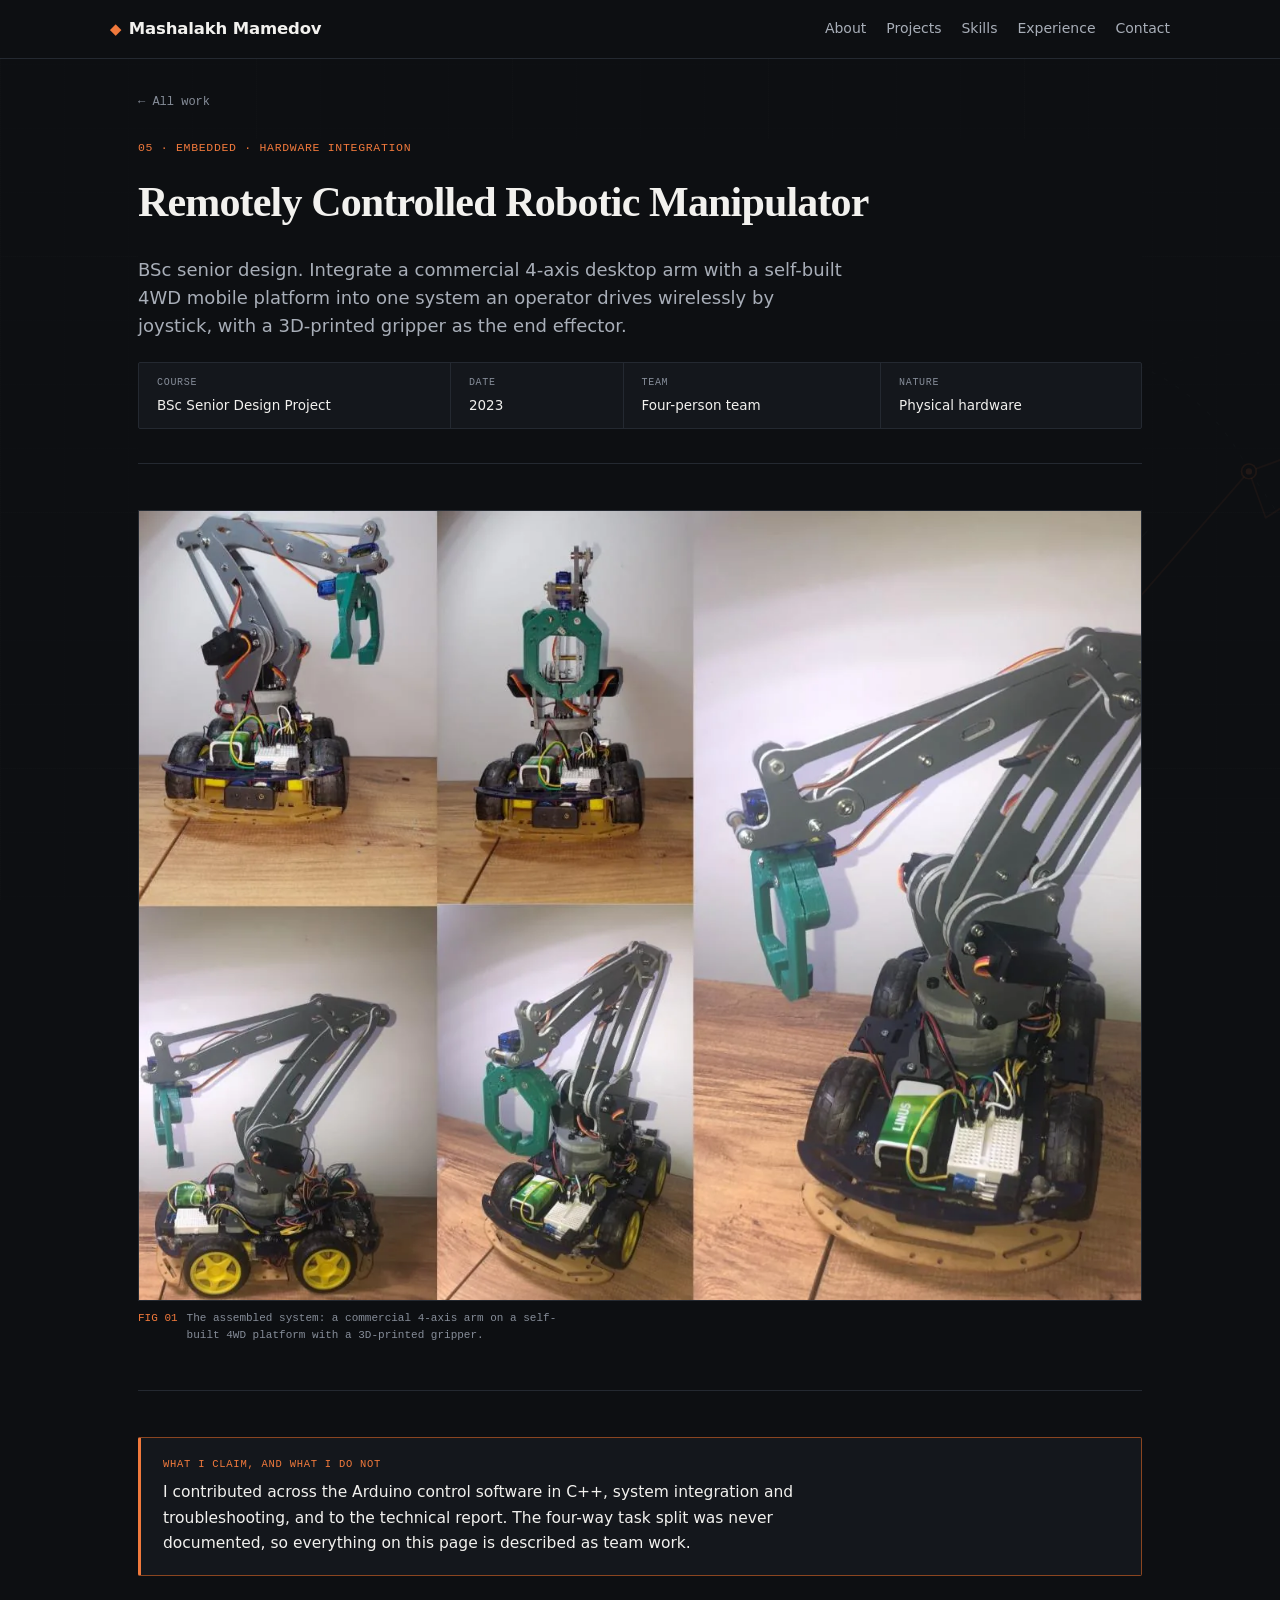
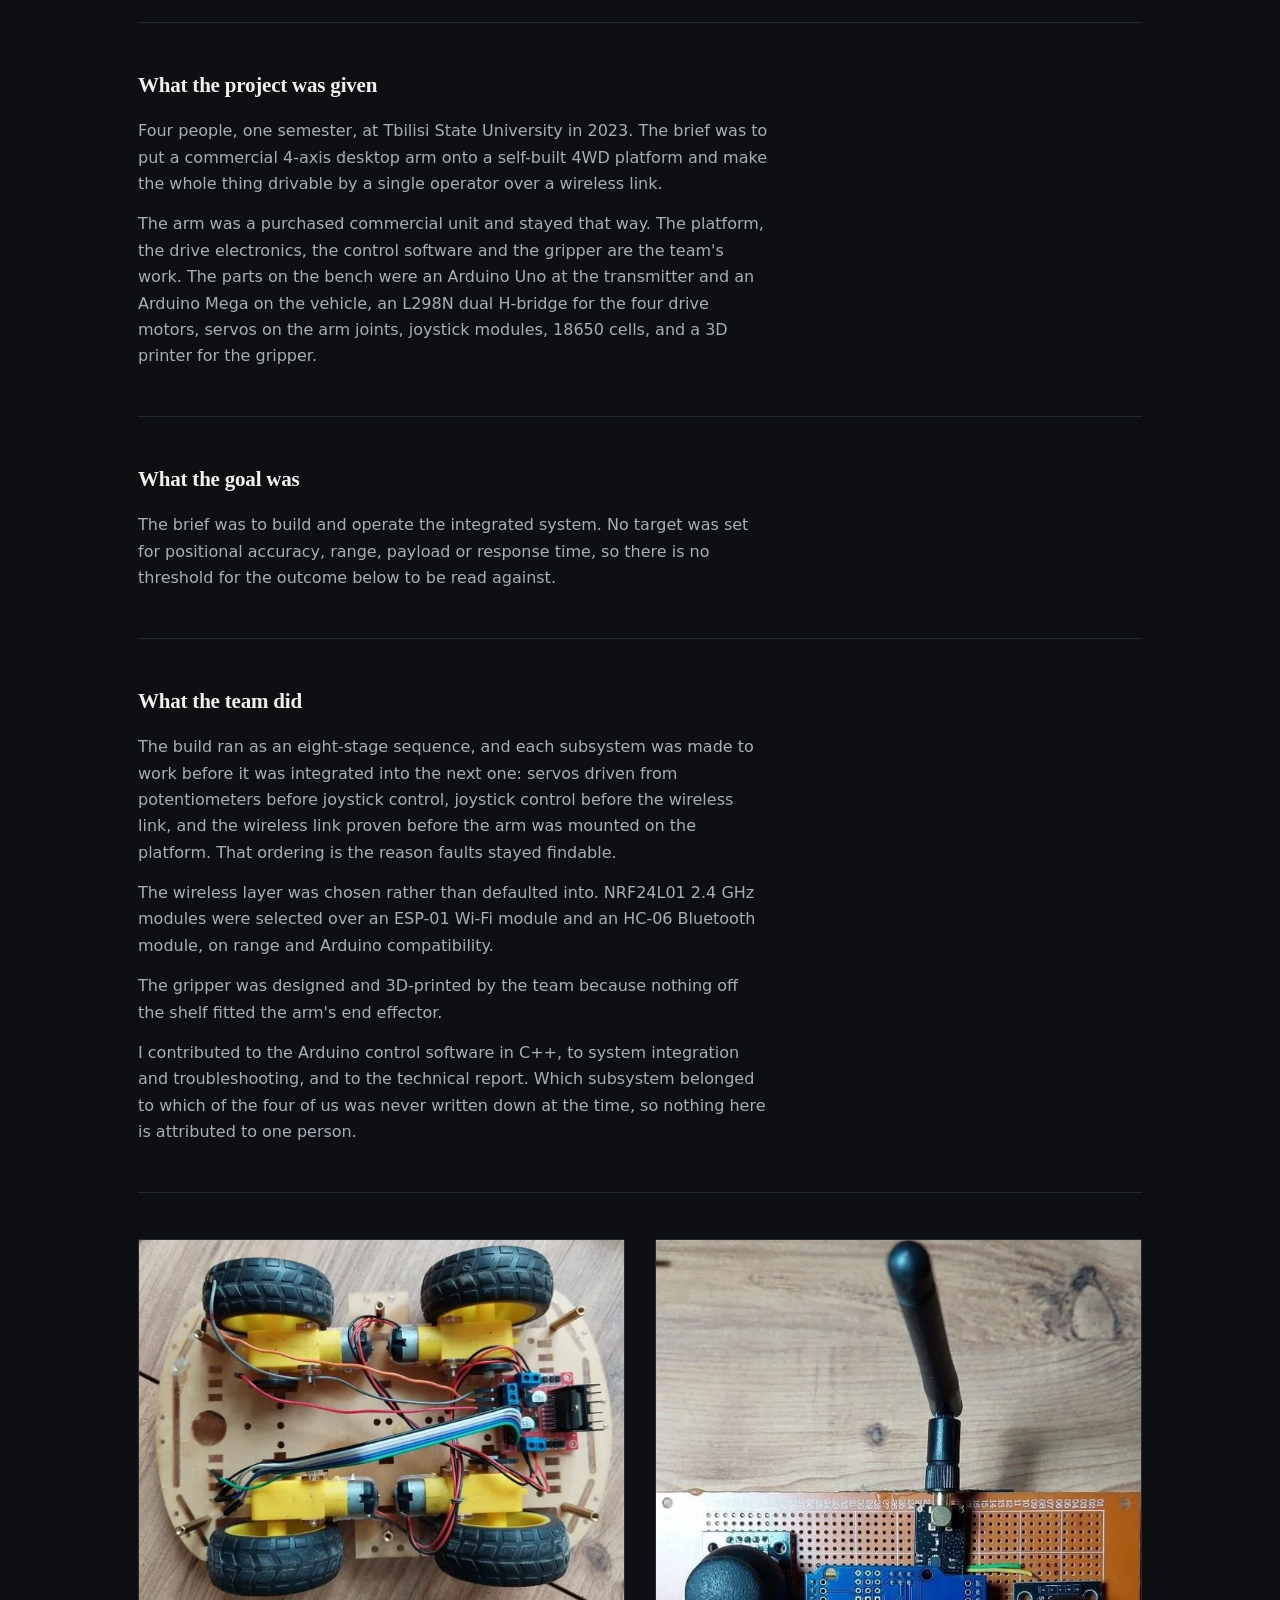
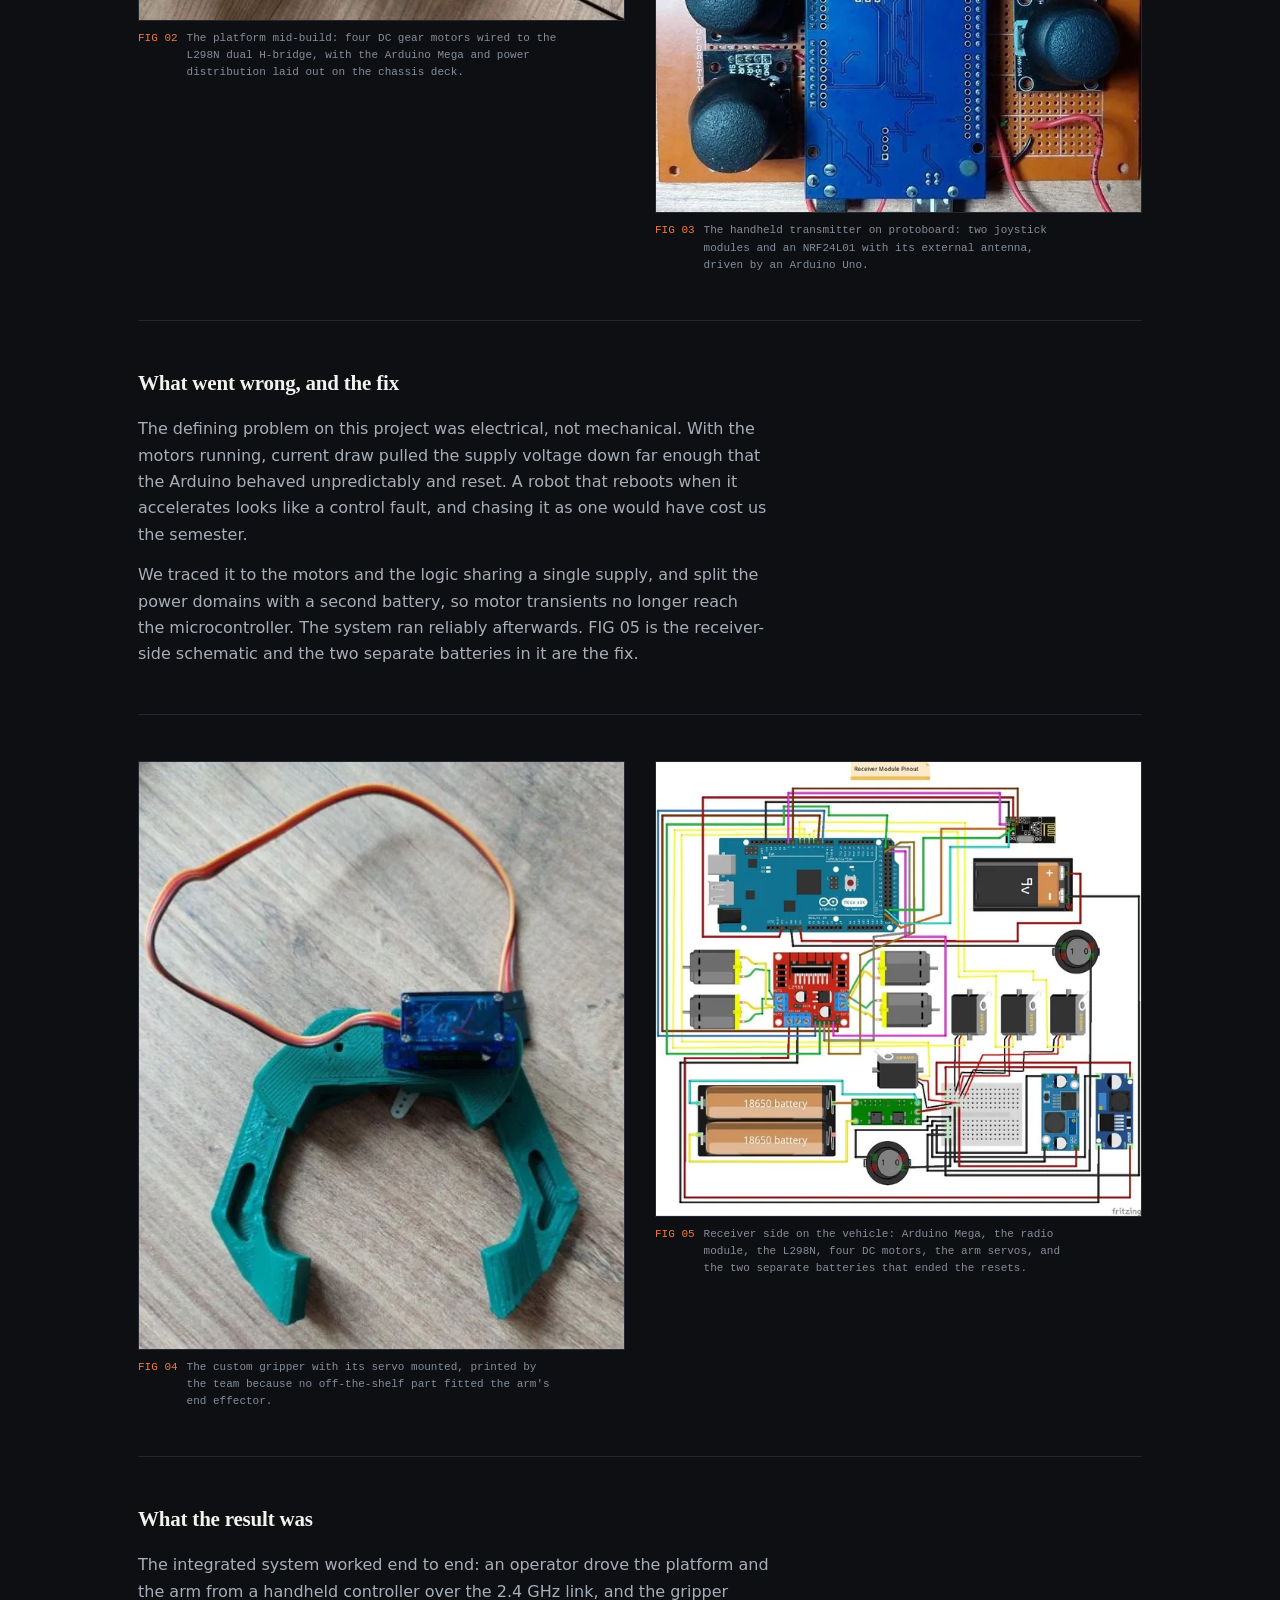
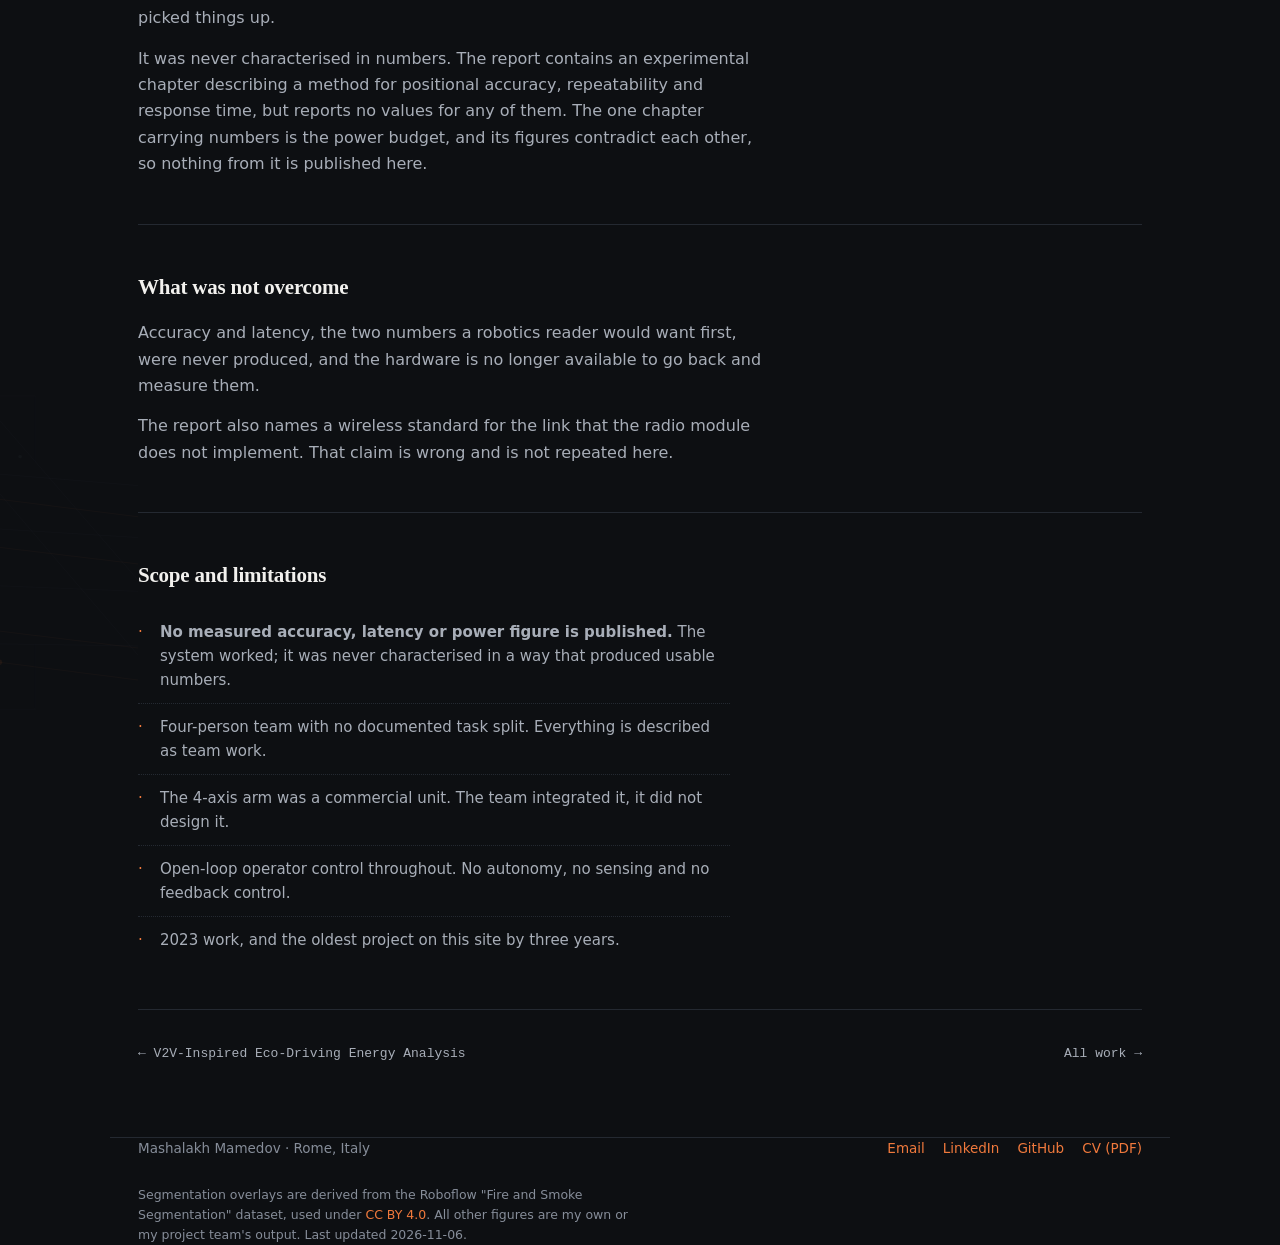
<file: mobile-manipulator.html>
<!DOCTYPE html>
<html lang="en-GB">
<head>
<meta charset="utf-8">
<meta name="viewport" content="width=device-width, initial-scale=1">
<title>Remotely Controlled Robotic Manipulator: Arduino Integration · Mashalakh Mamedov</title>
<meta name="description" content="Case study: a four-person BSc senior-design project integrating a commercial 4-axis arm onto a self-built 4WD Arduino platform over a 2.4 GHz link, including the supply-sag diagnosis fixed by splitting the power domains.">
<meta name="author" content="Mashalakh Mamedov">
<meta name="google-site-verification" content="W-Y71ul96LOj-eBEKb1GOZ6LM0tuA-P7PGZmfWH5ZF4">
<meta name="color-scheme" content="dark">
<meta name="theme-color" content="#0D0F12">
<link rel="canonical" href="https://mashalakhmamedov.github.io/mobile-manipulator.html">

<meta property="og:type" content="article">
<meta property="og:site_name" content="Mashalakh Mamedov">
<meta property="og:title" content="Remotely Controlled Robotic Manipulator: Arduino Integration · Mashalakh Mamedov">
<meta property="og:description" content="Case study: a four-person BSc senior-design project integrating a commercial 4-axis arm onto a self-built 4WD Arduino platform over a 2.4 GHz link, including the supply-sag diagnosis fixed by splitting the power domains.">
<meta property="og:url" content="https://mashalakhmamedov.github.io/mobile-manipulator.html">
<meta property="og:locale" content="en_GB">
<meta property="og:image" content="https://mashalakhmamedov.github.io/assets/images/manipulator__assembled_system_multiview-1251.webp">
<meta property="og:image:width" content="1251">
<meta property="og:image:height" content="984">
<meta property="og:image:alt" content="Remotely Controlled Robotic Manipulator: Embedded · Hardware integration">
<meta name="twitter:card" content="summary">
<meta name="twitter:title" content="Remotely Controlled Robotic Manipulator: Arduino Integration · Mashalakh Mamedov">
<meta name="twitter:description" content="Case study: a four-person BSc senior-design project integrating a commercial 4-axis arm onto a self-built 4WD Arduino platform over a 2.4 GHz link, including the supply-sag diagnosis fixed by splitting the power domains.">
<meta name="twitter:image" content="https://mashalakhmamedov.github.io/assets/images/manipulator__assembled_system_multiview-1251.webp">
<meta name="twitter:image:alt" content="Remotely Controlled Robotic Manipulator: Embedded · Hardware integration">

<link rel="icon" href="favicon.svg" type="image/svg+xml">
<script>document.documentElement.className="js"</script>
<link rel="stylesheet" href="styles/site.css">
</head>
<body>
<a class="skip-link" href="#main">Skip to content</a>

<header>
  <div class="wrap hd">
    <a class="brand" href="index.html"><span aria-hidden="true">&#9670;</span>Mashalakh Mamedov</a>
    <button class="navtoggle" type="button" id="navtoggle" aria-expanded="false" aria-controls="primary-nav">
      <span class="navtoggle__bars" aria-hidden="true"></span>
      <span class="u-visually-hidden">Menu</span>
    </button>
    <nav id="primary-nav" aria-label="Primary">
      <a href="index.html#about">About</a>
      <a href="index.html#work">Projects</a>
      <a href="index.html#skills">Skills</a>
      <a href="index.html#experience">Experience</a>
      <a href="index.html#contact">Contact</a>
    </nav>
  </div>
</header>

<div class="view" id="v-man">
<main class="wrap" id="main">

  <a class="back" href="index.html#work">&larr; All work</a>

  <div class="phead">
    <p class="pk">05 · Embedded · Hardware integration</p>
    <h1>Remotely Controlled Robotic Manipulator</h1>
    <p class="lede">BSc senior design. Integrate a commercial 4-axis desktop arm with a self-built 4WD mobile platform into one system an operator drives wirelessly by joystick, with a 3D-printed gripper as the end effector.</p>
    <dl class="meta">
      <div><dt>Course</dt><dd>BSc Senior Design Project</dd></div>
      <div><dt>Date</dt><dd>2023</dd></div>
      <div><dt>Team</dt><dd>Four-person team</dd></div>
      <div><dt>Nature</dt><dd>Physical hardware</dd></div>
    </dl>
  </div>

  <div class="pbody">
    <section class="blk">
      <figure class="hfig"><img src="assets/images/manipulator__assembled_system_multiview-1251.webp" srcset="assets/images/manipulator__assembled_system_multiview-640.webp 640w, assets/images/manipulator__assembled_system_multiview-960.webp 960w, assets/images/manipulator__assembled_system_multiview-1251.webp 1251w" sizes="(max-width: 1060px) 100vw, 1004px" width="1251" height="984" loading="eager" decoding="async" alt="Assembled mobile manipulator, several views">
        <figcaption><span class="fig">FIG 01</span><span>The assembled system: a commercial 4-axis arm on a self-built 4WD platform with a 3D-printed gripper.</span></figcaption></figure>
    </section>
    <section class="blk">
      <div class="callout"><p class="lab">What I claim, and what I do not</p>
        <p>I contributed across the Arduino control software in C++, system integration and troubleshooting, and to the technical report. The four-way task split was never documented, so everything on this page is described as team work.</p></div>
    </section>
    <section class="blk">
      <h2>What the project was given</h2>
      <p>Four people, one semester, at Tbilisi State University in 2023. The brief was to put a commercial 4-axis desktop arm onto a self-built 4WD platform and make the whole thing drivable by a single operator over a wireless link.</p>
      <p>The arm was a purchased commercial unit and stayed that way. The platform, the drive electronics, the control software and the gripper are the team's work. The parts on the bench were an Arduino Uno at the transmitter and an Arduino Mega on the vehicle, an L298N dual H-bridge for the four drive motors, servos on the arm joints, joystick modules, 18650 cells, and a 3D printer for the gripper.</p>
    </section>
    <section class="blk">
      <h2>What the goal was</h2>
      <p>The brief was to build and operate the integrated system. No target was set for positional accuracy, range, payload or response time, so there is no threshold for the outcome below to be read against.</p>
    </section>
    <section class="blk">
      <h2>What the team did</h2>
      <p>The build ran as an eight-stage sequence, and each subsystem was made to work before it was integrated into the next one: servos driven from potentiometers before joystick control, joystick control before the wireless link, and the wireless link proven before the arm was mounted on the platform. That ordering is the reason faults stayed findable.</p>
      <p>The wireless layer was chosen rather than defaulted into. NRF24L01 2.4 GHz modules were selected over an ESP-01 Wi-Fi module and an HC-06 Bluetooth module, on range and Arduino compatibility.</p>
      <p>The gripper was designed and 3D-printed by the team because nothing off the shelf fitted the arm's end effector.</p>
      <p>I contributed to the Arduino control software in C++, to system integration and troubleshooting, and to the technical report. Which subsystem belonged to which of the four of us was never written down at the time, so nothing here is attributed to one person.</p>
    </section>
    <section class="blk">
      <div class="two">
        <figure class="hfig"><img src="assets/images/manipulator__mobile_platform_wiring_l298n-773.webp" srcset="assets/images/manipulator__mobile_platform_wiring_l298n-640.webp 640w, assets/images/manipulator__mobile_platform_wiring_l298n-773.webp 773w" sizes="(max-width: 880px) 100vw, 487px" width="773" height="606" loading="lazy" decoding="async" alt="The 4WD platform mid-build with motors wired to the L298N driver">
        <figcaption><span class="fig">FIG 02</span><span>The platform mid-build: four DC gear motors wired to the L298N dual H-bridge, with the Arduino Mega and power distribution laid out on the chassis deck.</span></figcaption></figure>
        <figure class="hfig"><img src="assets/images/manipulator__remote_control_protoboard-692.webp" srcset="assets/images/manipulator__remote_control_protoboard-640.webp 640w, assets/images/manipulator__remote_control_protoboard-692.webp 692w" sizes="(max-width: 880px) 100vw, 487px" width="692" height="817" loading="lazy" decoding="async" alt="Handheld transmitter assembled on protoboard">
        <figcaption><span class="fig">FIG 03</span><span>The handheld transmitter on protoboard: two joystick modules and an NRF24L01 with its external antenna, driven by an Arduino Uno.</span></figcaption></figure>
      </div>
    </section>
    <section class="blk">
      <h2>What went wrong, and the fix</h2>
      <p>The defining problem on this project was electrical, not mechanical. With the motors running, current draw pulled the supply voltage down far enough that the Arduino behaved unpredictably and reset. A robot that reboots when it accelerates looks like a control fault, and chasing it as one would have cost us the semester.</p>
      <p>We traced it to the motors and the logic sharing a single supply, and split the power domains with a second battery, so motor transients no longer reach the microcontroller. The system ran reliably afterwards. FIG 05 is the receiver-side schematic and the two separate batteries in it are the fix.</p>
    </section>
    <section class="blk">
      <div class="two">
        <figure class="hfig"><img src="assets/images/manipulator__3d_printed_gripper-552.webp" srcset="assets/images/manipulator__3d_printed_gripper-552.webp 552w" sizes="(max-width: 880px) 100vw, 487px" width="552" height="668" loading="lazy" decoding="async" alt="The 3D-printed gripper with its servo mounted">
        <figcaption><span class="fig">FIG 04</span><span>The custom gripper with its servo mounted, printed by the team because no off-the-shelf part fitted the arm's end effector.</span></figcaption></figure>
        <figure class="hfig"><img src="assets/images/manipulator__receiver_circuit_diagram-1100.webp" srcset="assets/images/manipulator__receiver_circuit_diagram-640.webp 640w, assets/images/manipulator__receiver_circuit_diagram-960.webp 960w, assets/images/manipulator__receiver_circuit_diagram-1100.webp 1100w" sizes="(max-width: 880px) 100vw, 487px" width="1100" height="1030" loading="lazy" decoding="async" alt="Receiver-side schematic showing two separate batteries">
        <figcaption><span class="fig">FIG 05</span><span>Receiver side on the vehicle: Arduino Mega, the radio module, the L298N, four DC motors, the arm servos, and the two separate batteries that ended the resets.</span></figcaption></figure>
      </div>
    </section>
    <section class="blk">
      <h2>What the result was</h2>
      <p>The integrated system worked end to end: an operator drove the platform and the arm from a handheld controller over the 2.4 GHz link, and the gripper picked things up.</p>
      <p>It was never characterised in numbers. The report contains an experimental chapter describing a method for positional accuracy, repeatability and response time, but reports no values for any of them. The one chapter carrying numbers is the power budget, and its figures contradict each other, so nothing from it is published here.</p>
    </section>
    <section class="blk">
      <h2>What was not overcome</h2>
      <p>Accuracy and latency, the two numbers a robotics reader would want first, were never produced, and the hardware is no longer available to go back and measure them.</p>
      <p>The report also names a wireless standard for the link that the radio module does not implement. That claim is wrong and is not repeated here.</p>
    </section>
    <section class="blk">
      <h2>Scope and limitations</h2>
      <ul class="limits">
        <li><b>No measured accuracy, latency or power figure is published.</b> The system worked; it was never characterised in a way that produced usable numbers.</li>
        <li>Four-person team with no documented task split. Everything is described as team work.</li>
        <li>The 4-axis arm was a commercial unit. The team integrated it, it did not design it.</li>
        <li>Open-loop operator control throughout. No autonomy, no sensing and no feedback control.</li>
        <li>2023 work, and the oldest project on this site by three years.</li>
      </ul>
    </section>

    <nav class="nextp" aria-label="Other projects">
      <a href="eco-driving-energy.html">&larr; V2V-Inspired Eco-Driving Energy Analysis</a>
      <a href="index.html#work">All work &rarr;</a>
    </nav>
  </div>

</main>

<footer class="wrap">
  <div>Mashalakh Mamedov · Rome, Italy</div>
  <div class="footlinks">
    <a class="lnk" href="mailto:mashalakh.mamedov1@gmail.com">Email</a>
    <a class="lnk" href="https://www.linkedin.com/in/mashalakh/" rel="me noopener">LinkedIn</a>
    <a class="lnk" href="https://github.com/MashalakhMamedov" rel="me noopener">GitHub</a>
    <a class="lnk" href="assets/files/Mashalakh_Mamedov_CV.pdf" download>CV (PDF)</a>
  </div>
  <p class="footlegal">Segmentation overlays are derived from the Roboflow &quot;Fire and Smoke Segmentation&quot; dataset, used under <a class="lnk" href="https://creativecommons.org/licenses/by/4.0/" rel="noopener">CC BY 4.0</a>. All other figures are my own or my project team's output. Last updated 2026-11-06.</p>
</footer>
</div>

<script src="scripts/site.js" defer></script>
</body>
</html>
</file>
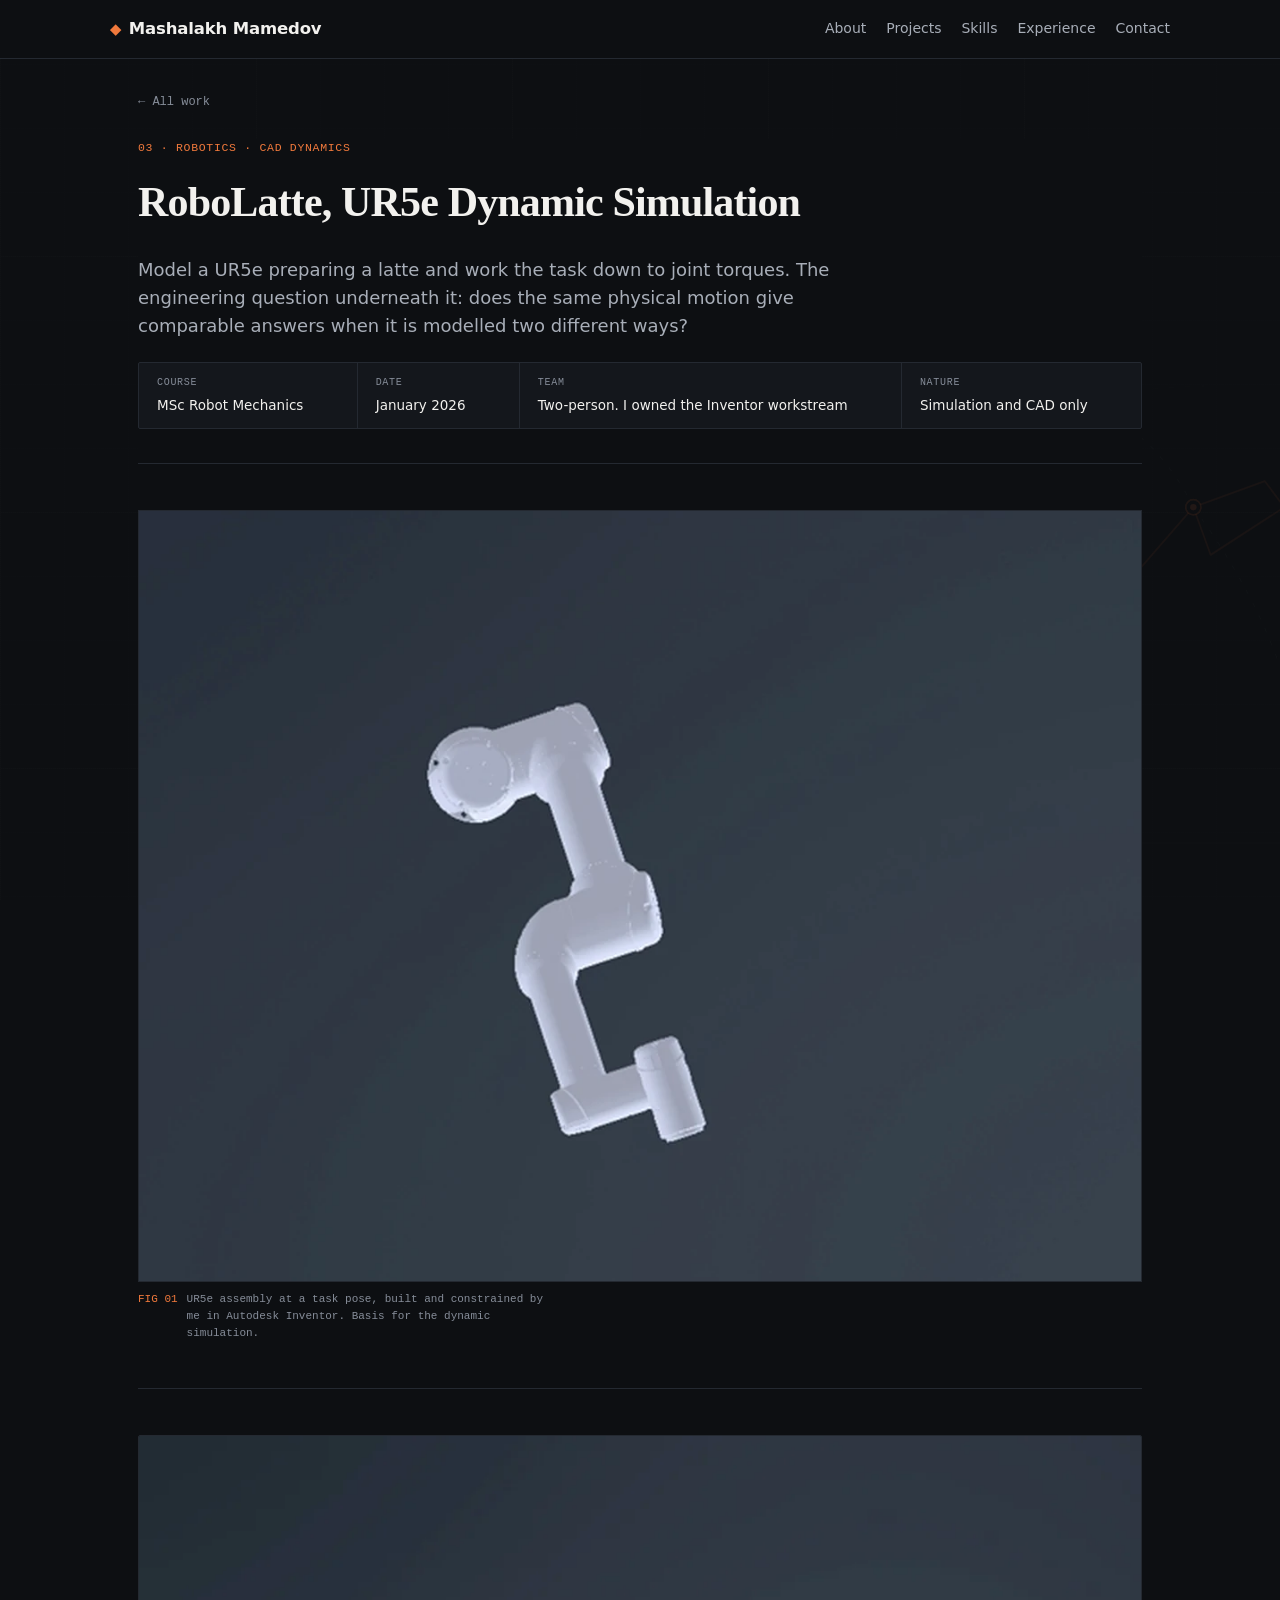
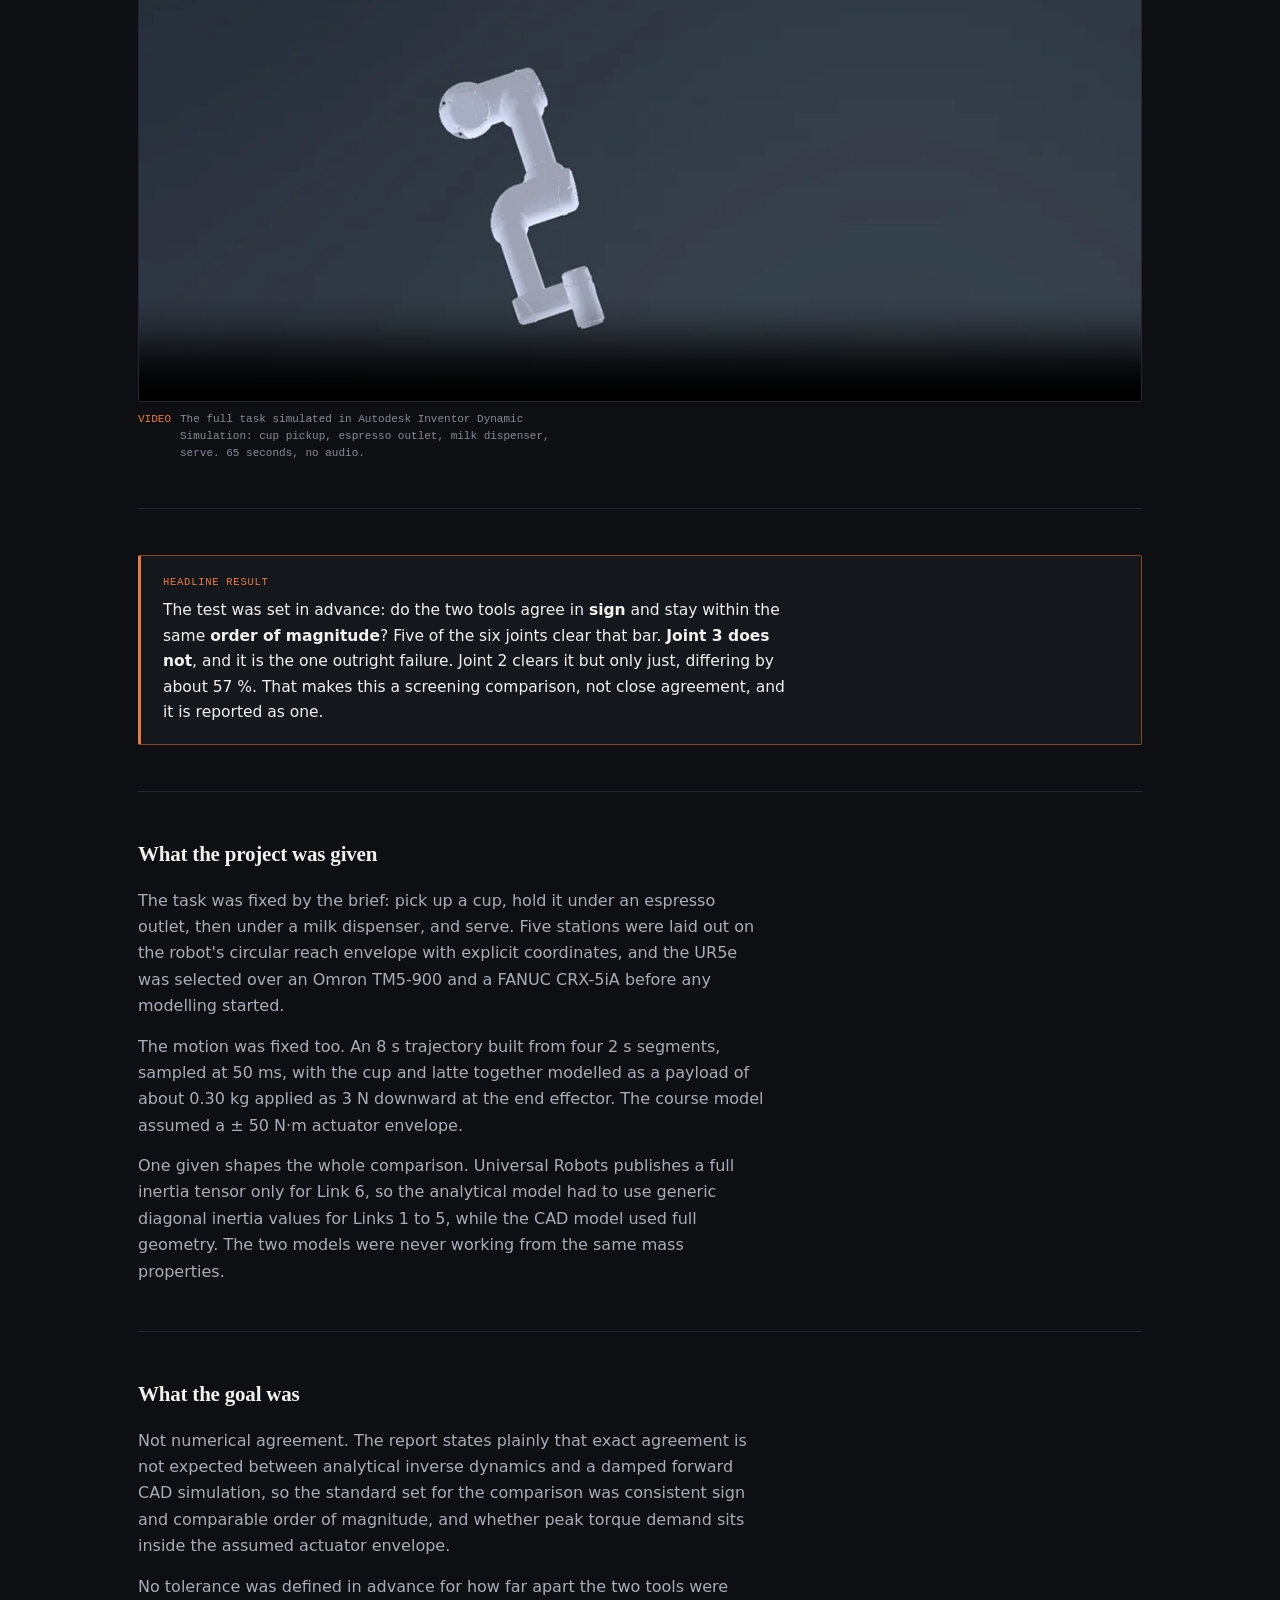
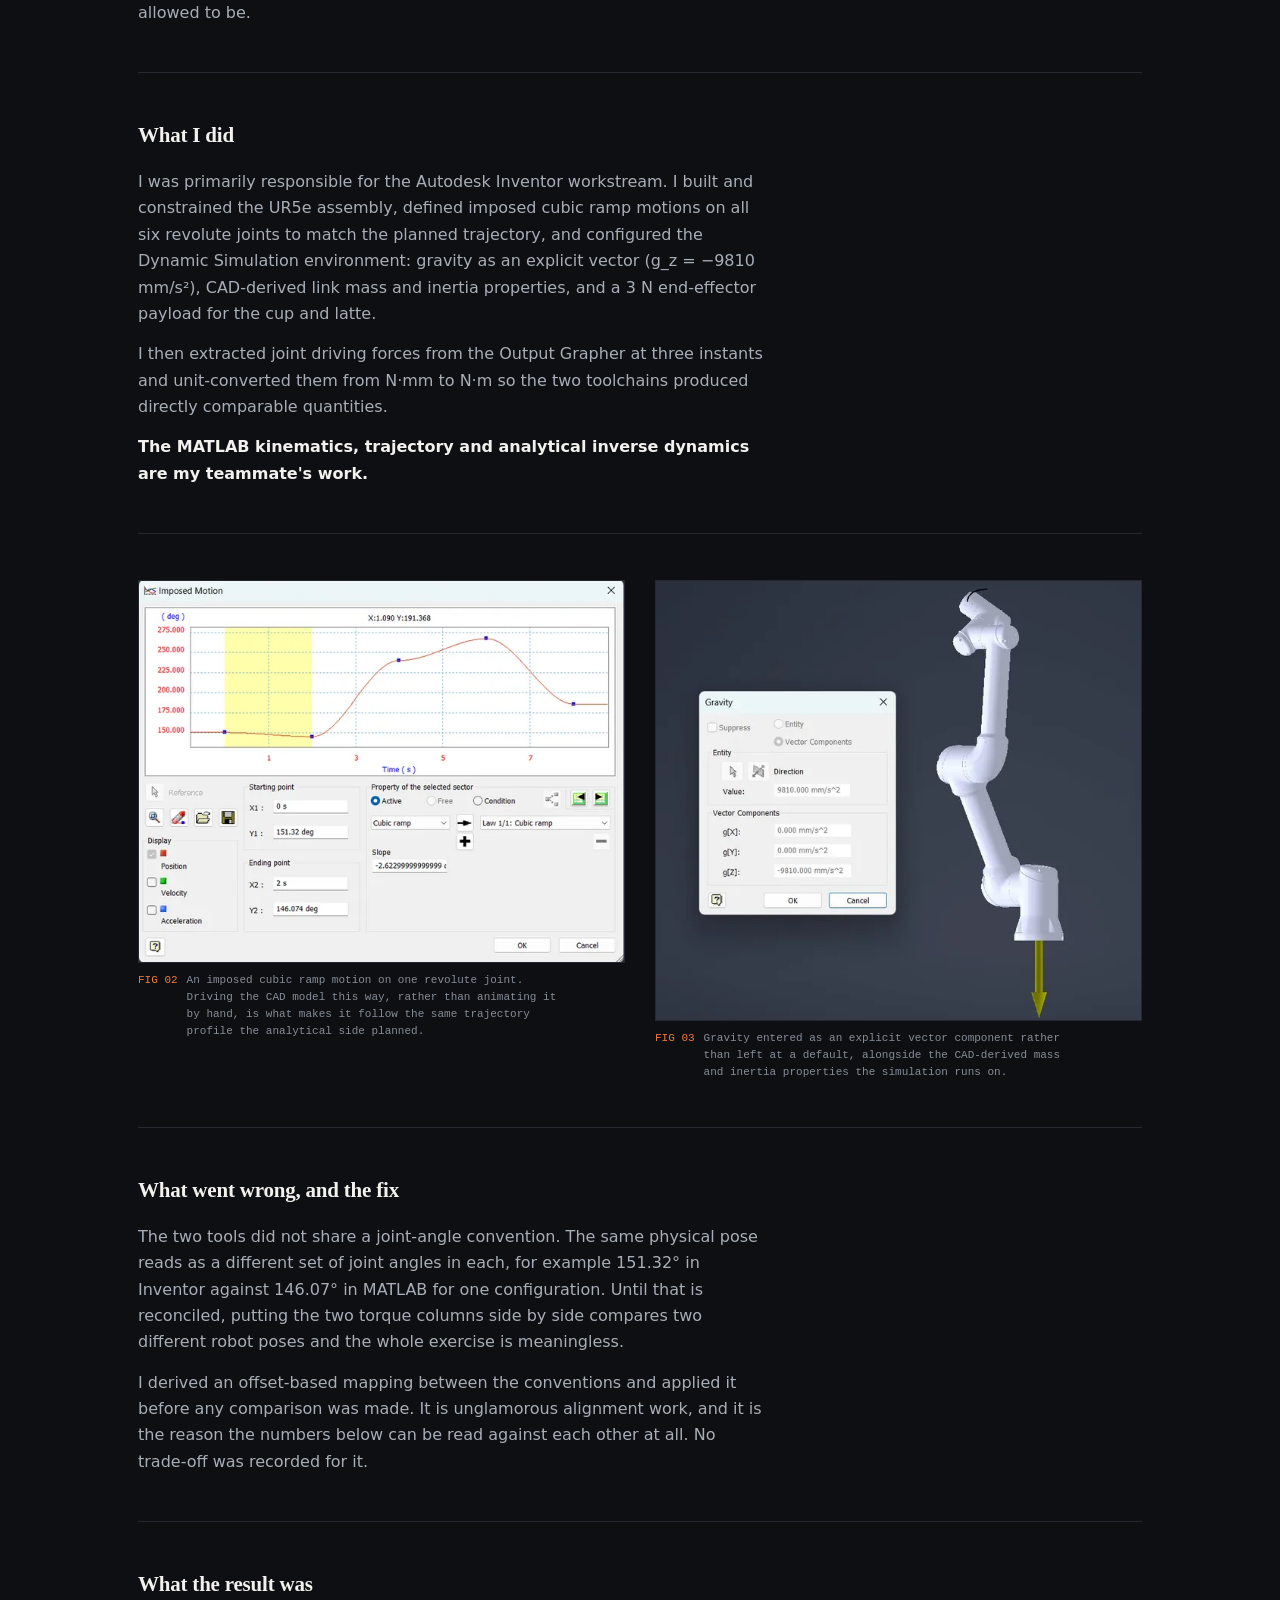
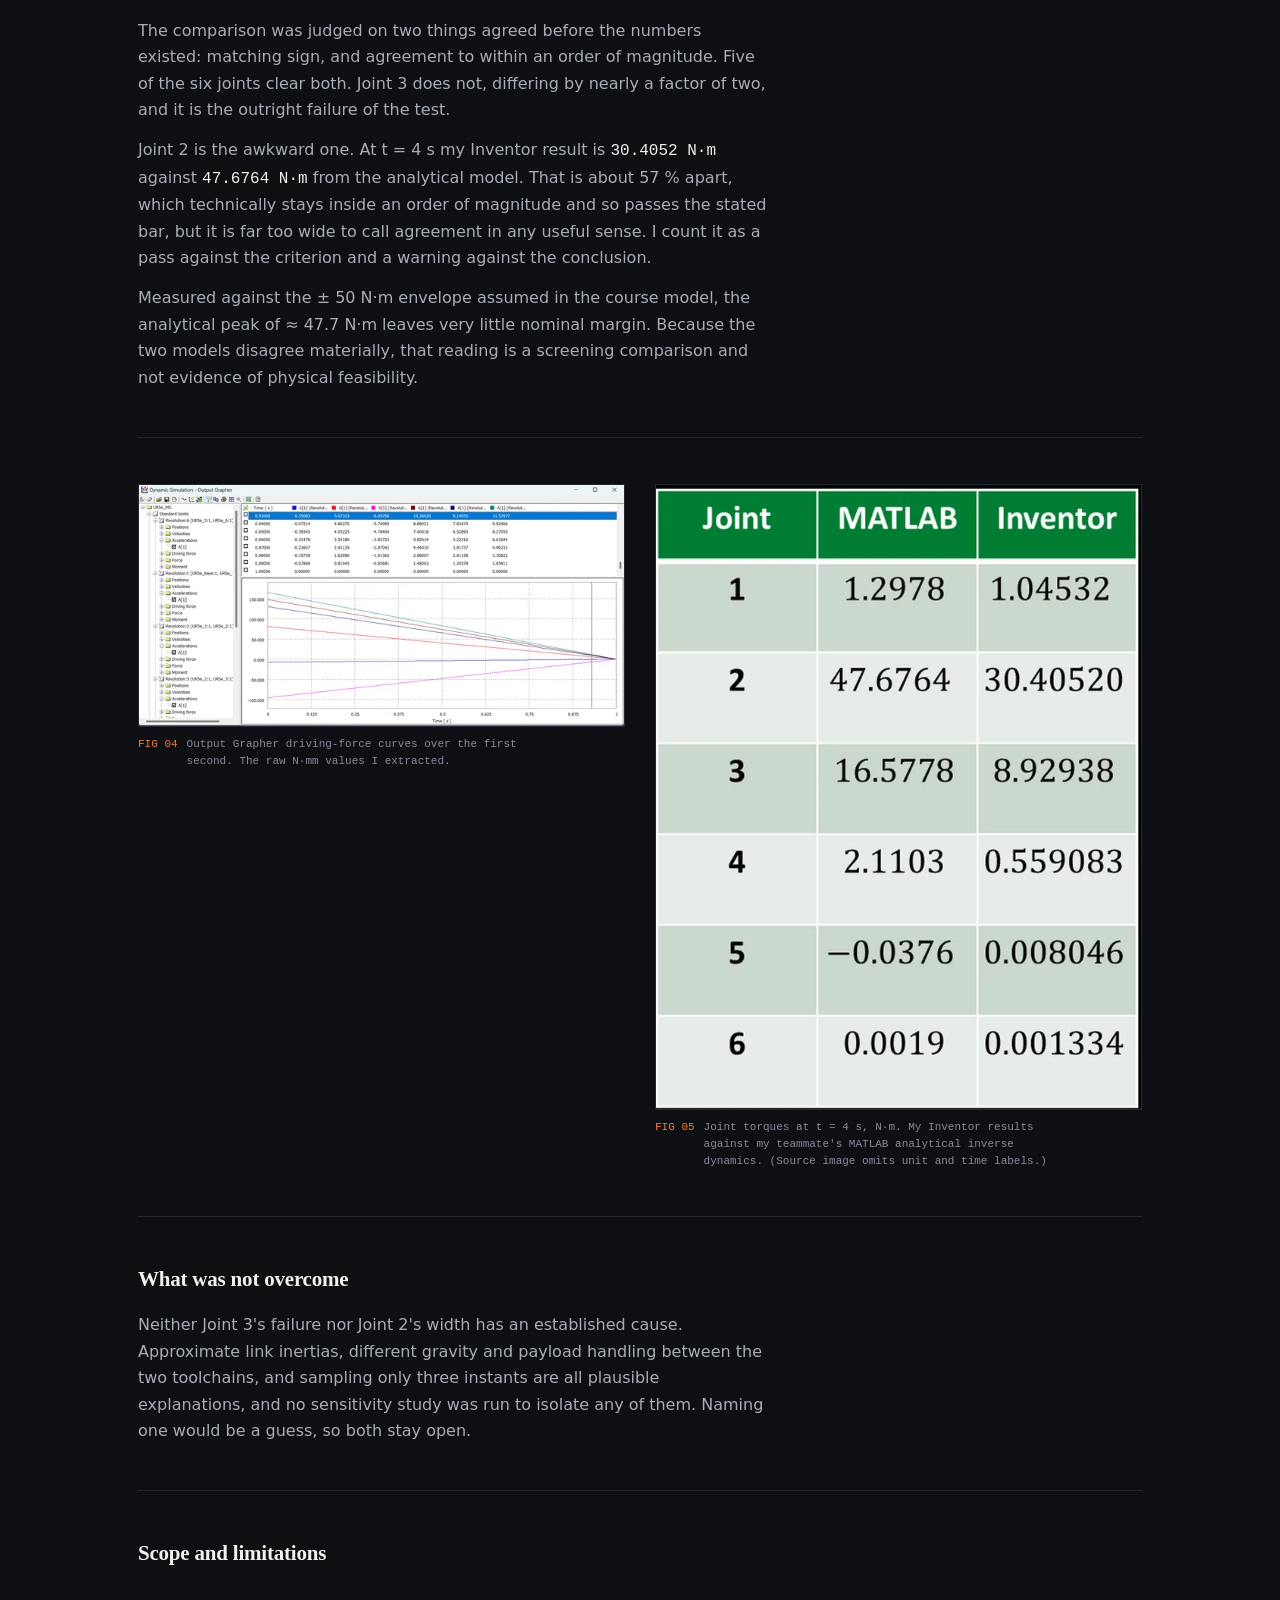
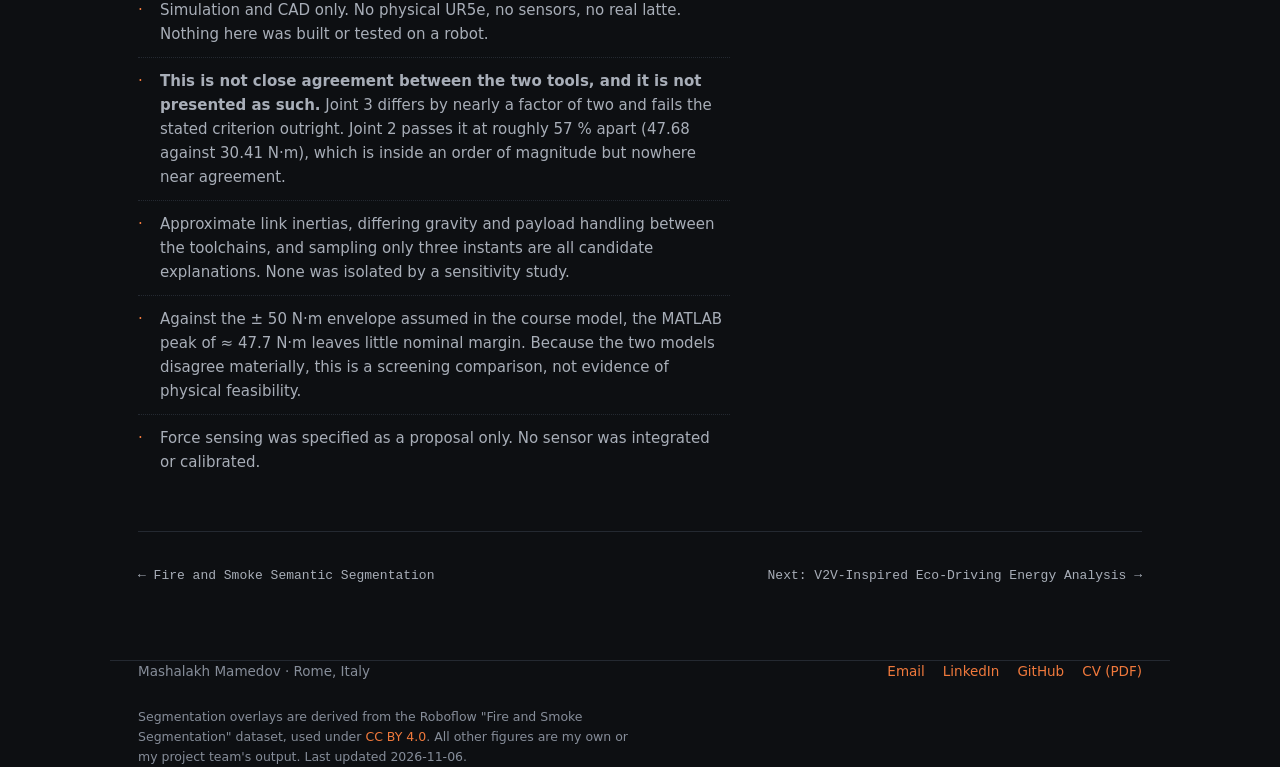
<file: robolatte-ur5e.html>
<!DOCTYPE html>
<html lang="en-GB">
<head>
<meta charset="utf-8">
<meta name="viewport" content="width=device-width, initial-scale=1">
<title>UR5e Dynamic Simulation: Inventor CAD Dynamics against MATLAB · Mashalakh Mamedov</title>
<meta name="description" content="Case study: a UR5e beverage task modelled in Autodesk Inventor Dynamic Simulation and checked against an analytical MATLAB inverse-dynamics model of the same motion, with the joint-torque discrepancies reported rather than smoothed over.">
<meta name="author" content="Mashalakh Mamedov">
<meta name="google-site-verification" content="W-Y71ul96LOj-eBEKb1GOZ6LM0tuA-P7PGZmfWH5ZF4">
<meta name="color-scheme" content="dark">
<meta name="theme-color" content="#0D0F12">
<link rel="canonical" href="https://mashalakhmamedov.github.io/robolatte-ur5e.html">

<meta property="og:type" content="article">
<meta property="og:site_name" content="Mashalakh Mamedov">
<meta property="og:title" content="UR5e Dynamic Simulation: Inventor CAD Dynamics against MATLAB · Mashalakh Mamedov">
<meta property="og:description" content="Case study: a UR5e beverage task modelled in Autodesk Inventor Dynamic Simulation and checked against an analytical MATLAB inverse-dynamics model of the same motion, with the joint-torque discrepancies reported rather than smoothed over.">
<meta property="og:url" content="https://mashalakhmamedov.github.io/robolatte-ur5e.html">
<meta property="og:locale" content="en_GB">
<meta property="og:image" content="https://mashalakhmamedov.github.io/assets/images/robolatte__ur5e_clean-1120.webp">
<meta property="og:image:width" content="1120">
<meta property="og:image:height" content="860">
<meta property="og:image:alt" content="RoboLatte, UR5e Dynamic Simulation: Robotics · CAD dynamics">
<meta name="twitter:card" content="summary">
<meta name="twitter:title" content="UR5e Dynamic Simulation: Inventor CAD Dynamics against MATLAB · Mashalakh Mamedov">
<meta name="twitter:description" content="Case study: a UR5e beverage task modelled in Autodesk Inventor Dynamic Simulation and checked against an analytical MATLAB inverse-dynamics model of the same motion, with the joint-torque discrepancies reported rather than smoothed over.">
<meta name="twitter:image" content="https://mashalakhmamedov.github.io/assets/images/robolatte__ur5e_clean-1120.webp">
<meta name="twitter:image:alt" content="RoboLatte, UR5e Dynamic Simulation: Robotics · CAD dynamics">

<link rel="icon" href="favicon.svg" type="image/svg+xml">
<script>document.documentElement.className="js"</script>
<link rel="stylesheet" href="styles/site.css">
</head>
<body>
<a class="skip-link" href="#main">Skip to content</a>

<header>
  <div class="wrap hd">
    <a class="brand" href="index.html"><span aria-hidden="true">&#9670;</span>Mashalakh Mamedov</a>
    <button class="navtoggle" type="button" id="navtoggle" aria-expanded="false" aria-controls="primary-nav">
      <span class="navtoggle__bars" aria-hidden="true"></span>
      <span class="u-visually-hidden">Menu</span>
    </button>
    <nav id="primary-nav" aria-label="Primary">
      <a href="index.html#about">About</a>
      <a href="index.html#work">Projects</a>
      <a href="index.html#skills">Skills</a>
      <a href="index.html#experience">Experience</a>
      <a href="index.html#contact">Contact</a>
    </nav>
  </div>
</header>

<div class="view" id="v-robo">
<main class="wrap" id="main">

  <a class="back" href="index.html#work">&larr; All work</a>

  <div class="phead">
    <p class="pk">03 · Robotics · CAD dynamics</p>
    <h1>RoboLatte, UR5e Dynamic Simulation</h1>
    <p class="lede">Model a UR5e preparing a latte and work the task down to joint torques. The engineering question underneath it: does the same physical motion give comparable answers when it is modelled two different ways?</p>
    <dl class="meta">
      <div><dt>Course</dt><dd>MSc Robot Mechanics</dd></div>
      <div><dt>Date</dt><dd>January 2026</dd></div>
      <div><dt>Team</dt><dd>Two-person. I owned the Inventor workstream</dd></div>
      <div><dt>Nature</dt><dd>Simulation and CAD only</dd></div>
    </dl>
  </div>

  <div class="pbody">
    <section class="blk">
      <figure class="hfig"><img src="assets/images/robolatte__ur5e_clean-1120.webp" srcset="assets/images/robolatte__ur5e_clean-1120.webp 1120w" sizes="(max-width: 1060px) 100vw, 1004px" width="1120" height="860" loading="eager" decoding="async" alt="UR5e assembly at a task pose in Autodesk Inventor">
        <figcaption><span class="fig">FIG 01</span><span>UR5e assembly at a task pose, built and constrained by me in Autodesk Inventor. Basis for the dynamic simulation.</span></figcaption></figure>
    </section>
    <section class="blk">
      <div class="videowrap">
        <video controls preload="none" width="1100" height="620" poster="assets/images/robolatte__simulation_poster-1000.webp">
          <source src="assets/media/robolatte_simulation.mp4" type="video/mp4">
        </video>
      </div>
      <figcaption><span class="fig">VIDEO</span><span>The full task simulated in Autodesk Inventor Dynamic Simulation: cup pickup, espresso outlet, milk dispenser, serve. 65 seconds, no audio.</span></figcaption>
    </section>
    <section class="blk">
      <div class="callout"><p class="lab">Headline result</p>
        <p>The test was set in advance: do the two tools agree in <b>sign</b> and stay within the same <b>order of magnitude</b>? Five of the six joints clear that bar. <b>Joint 3 does not</b>, and it is the one outright failure. Joint 2 clears it but only just, differing by about 57 %. That makes this a screening comparison, not close agreement, and it is reported as one.</p></div>
    </section>
    <section class="blk">
      <h2>What the project was given</h2>
      <p>The task was fixed by the brief: pick up a cup, hold it under an espresso outlet, then under a milk dispenser, and serve. Five stations were laid out on the robot's circular reach envelope with explicit coordinates, and the UR5e was selected over an Omron TM5-900 and a FANUC CRX-5iA before any modelling started.</p>
      <p>The motion was fixed too. An 8 s trajectory built from four 2 s segments, sampled at 50 ms, with the cup and latte together modelled as a payload of about 0.30 kg applied as 3 N downward at the end effector. The course model assumed a ± 50 N·m actuator envelope.</p>
      <p>One given shapes the whole comparison. Universal Robots publishes a full inertia tensor only for Link 6, so the analytical model had to use generic diagonal inertia values for Links 1 to 5, while the CAD model used full geometry. The two models were never working from the same mass properties.</p>
    </section>
    <section class="blk">
      <h2>What the goal was</h2>
      <p>Not numerical agreement. The report states plainly that exact agreement is not expected between analytical inverse dynamics and a damped forward CAD simulation, so the standard set for the comparison was consistent sign and comparable order of magnitude, and whether peak torque demand sits inside the assumed actuator envelope.</p>
      <p>No tolerance was defined in advance for how far apart the two tools were allowed to be.</p>
    </section>
    <section class="blk">
      <h2>What I did</h2>
      <p>I was primarily responsible for the Autodesk Inventor workstream. I built and constrained the UR5e assembly, defined imposed cubic ramp motions on all six revolute joints to match the planned trajectory, and configured the Dynamic Simulation environment: gravity as an explicit vector (g_z = −9810 mm/s²), CAD-derived link mass and inertia properties, and a 3 N end-effector payload for the cup and latte.</p>
      <p>I then extracted joint driving forces from the Output Grapher at three instants and unit-converted them from N·mm to N·m so the two toolchains produced directly comparable quantities.</p>
      <p><b>The MATLAB kinematics, trajectory and analytical inverse dynamics are my teammate's work.</b></p>
    </section>
    <section class="blk">
      <div class="two">
        <figure class="hfig"><img src="assets/images/robolatte__inventor_imposed_joint_motion_cubic_ramp-900.webp" srcset="assets/images/robolatte__inventor_imposed_joint_motion_cubic_ramp-640.webp 640w, assets/images/robolatte__inventor_imposed_joint_motion_cubic_ramp-900.webp 900w" sizes="(max-width: 880px) 100vw, 487px" width="900" height="706" loading="lazy" decoding="async" alt="Imposed cubic ramp motion defined on a revolute joint in Inventor">
        <figcaption><span class="fig">FIG 02</span><span>An imposed cubic ramp motion on one revolute joint. Driving the CAD model this way, rather than animating it by hand, is what makes it follow the same trajectory profile the analytical side planned.</span></figcaption></figure>
        <figure class="hfig"><img src="assets/images/robolatte__inventor_dynamic_sim_gravity_setup-819.webp" srcset="assets/images/robolatte__inventor_dynamic_sim_gravity_setup-640.webp 640w, assets/images/robolatte__inventor_dynamic_sim_gravity_setup-819.webp 819w" sizes="(max-width: 880px) 100vw, 487px" width="819" height="741" loading="lazy" decoding="async" alt="Dynamic Simulation gravity vector setup in Inventor">
        <figcaption><span class="fig">FIG 03</span><span>Gravity entered as an explicit vector component rather than left at a default, alongside the CAD-derived mass and inertia properties the simulation runs on.</span></figcaption></figure>
      </div>
    </section>
    <section class="blk">
      <h2>What went wrong, and the fix</h2>
      <p>The two tools did not share a joint-angle convention. The same physical pose reads as a different set of joint angles in each, for example 151.32° in Inventor against 146.07° in MATLAB for one configuration. Until that is reconciled, putting the two torque columns side by side compares two different robot poses and the whole exercise is meaningless.</p>
      <p>I derived an offset-based mapping between the conventions and applied it before any comparison was made. It is unglamorous alignment work, and it is the reason the numbers below can be read against each other at all. No trade-off was recorded for it.</p>
    </section>
    <section class="blk">
      <h2>What the result was</h2>
      <p>The comparison was judged on two things agreed before the numbers existed: matching sign, and agreement to within an order of magnitude. Five of the six joints clear both. Joint 3 does not, differing by nearly a factor of two, and it is the outright failure of the test.</p>
      <p>Joint 2 is the awkward one. At t = 4 s my Inventor result is <span class="mono">30.4052 N·m</span> against <span class="mono">47.6764 N·m</span> from the analytical model. That is about 57 % apart, which technically stays inside an order of magnitude and so passes the stated bar, but it is far too wide to call agreement in any useful sense. I count it as a pass against the criterion and a warning against the conclusion.</p>
      <p>Measured against the ± 50 N·m envelope assumed in the course model, the analytical peak of ≈ 47.7 N·m leaves very little nominal margin. Because the two models disagree materially, that reading is a screening comparison and not evidence of physical feasibility.</p>
    </section>
    <section class="blk">
      <div class="two">
        <figure class="hfig"><img src="assets/images/robolatte__inventor_driving_force_output_grapher-1400.webp" srcset="assets/images/robolatte__inventor_driving_force_output_grapher-640.webp 640w, assets/images/robolatte__inventor_driving_force_output_grapher-960.webp 960w, assets/images/robolatte__inventor_driving_force_output_grapher-1400.webp 1400w" sizes="(max-width: 880px) 100vw, 487px" width="1400" height="695" loading="lazy" decoding="async" alt="Inventor Output Grapher driving force curves">
        <figcaption><span class="fig">FIG 04</span><span>Output Grapher driving-force curves over the first second. The raw N·mm values I extracted.</span></figcaption></figure>
        <figure class="hfig"><img src="assets/images/robolatte__matlab_vs_inventor_joint_torques-800.webp" srcset="assets/images/robolatte__matlab_vs_inventor_joint_torques-640.webp 640w, assets/images/robolatte__matlab_vs_inventor_joint_torques-800.webp 800w" sizes="(max-width: 880px) 100vw, 487px" width="800" height="1029" loading="lazy" decoding="async" alt="Joint torques, MATLAB against Inventor">
        <figcaption><span class="fig">FIG 05</span><span>Joint torques at t = 4 s, N·m. My Inventor results against my teammate's MATLAB analytical inverse dynamics. (Source image omits unit and time labels.)</span></figcaption></figure>
      </div>
    </section>
    <section class="blk">
      <h2>What was not overcome</h2>
      <p>Neither Joint 3's failure nor Joint 2's width has an established cause. Approximate link inertias, different gravity and payload handling between the two toolchains, and sampling only three instants are all plausible explanations, and no sensitivity study was run to isolate any of them. Naming one would be a guess, so both stay open.</p>
    </section>
    <section class="blk">
      <h2>Scope and limitations</h2>
      <ul class="limits">
        <li>Simulation and CAD only. No physical UR5e, no sensors, no real latte. Nothing here was built or tested on a robot.</li>
        <li><b>This is not close agreement between the two tools, and it is not presented as such.</b> Joint 3 differs by nearly a factor of two and fails the stated criterion outright. Joint 2 passes it at roughly 57 % apart (47.68 against 30.41 N·m), which is inside an order of magnitude but nowhere near agreement.</li>
        <li>Approximate link inertias, differing gravity and payload handling between the toolchains, and sampling only three instants are all candidate explanations. None was isolated by a sensitivity study.</li>
        <li>Against the ± 50 N·m envelope assumed in the course model, the MATLAB peak of ≈ 47.7 N·m leaves little nominal margin. Because the two models disagree materially, this is a screening comparison, not evidence of physical feasibility.</li>
        <li>Force sensing was specified as a proposal only. No sensor was integrated or calibrated.</li>
      </ul>
    </section>

    <nav class="nextp" aria-label="Other projects">
      <a href="fire-smoke-segmentation.html">&larr; Fire and Smoke Semantic Segmentation</a>
      <a href="eco-driving-energy.html">Next: V2V-Inspired Eco-Driving Energy Analysis &rarr;</a>
    </nav>
  </div>

</main>

<footer class="wrap">
  <div>Mashalakh Mamedov · Rome, Italy</div>
  <div class="footlinks">
    <a class="lnk" href="mailto:mashalakh.mamedov1@gmail.com">Email</a>
    <a class="lnk" href="https://www.linkedin.com/in/mashalakh/" rel="me noopener">LinkedIn</a>
    <a class="lnk" href="https://github.com/MashalakhMamedov" rel="me noopener">GitHub</a>
    <a class="lnk" href="assets/files/Mashalakh_Mamedov_CV.pdf" download>CV (PDF)</a>
  </div>
  <p class="footlegal">Segmentation overlays are derived from the Roboflow &quot;Fire and Smoke Segmentation&quot; dataset, used under <a class="lnk" href="https://creativecommons.org/licenses/by/4.0/" rel="noopener">CC BY 4.0</a>. All other figures are my own or my project team's output. Last updated 2026-11-06.</p>
</footer>
</div>

<script src="scripts/site.js" defer></script>
</body>
</html>
</file>
<file: styles/site.css>
/* =========================================================================
   Mashalakh Mamedov, engineering portfolio
   Ported from review/DESIGN_2026-08-25/PROTOTYPE_template.html, 25 Aug 2026.
   Authority: review/DESIGN_2026-08-25/FINAL_DESIGN_RULES.md.

   Dark only, one palette, no light mode (section 3).
   No @font-face, no @import, no CDN: the page must load with zero network
   requests (section 2). IBM Plex is named first and falls back to the system
   stack where it is not installed.
   ========================================================================= */

:root{
  --bg:#0D0F12; --panel:#14171C; --panel-2:#1A1E24;
  --ink:#F2F1EE; --ink-2:#A8AEB8; --ink-3:#868D99;
  --rule:#242931; --rule-2:#333942; --accent:#F0793C; --accent-dim:#8A4520;

  --sans:"IBM Plex Sans",system-ui,-apple-system,"Segoe UI",Roboto,sans-serif;
  --serif:"IBM Plex Serif",Georgia,"Times New Roman",serif;
  --mono:"IBM Plex Mono",ui-monospace,"SFMono-Regular",Consolas,"Liberation Mono",monospace;
}

*{box-sizing:border-box}
html{scroll-behavior:smooth}

/* Grid and flex items default to a min-content minimum, so one wide figure or one long unbroken
   string sets the floor for its whole track and pushes the document wider than the viewport.
   Every flexible track below is declared minmax(0,1fr); this is the matching half of that fix. */
.hero>*,.skillgrid>*,.job>*,.xp>*,.contact>*,.pbody>*,.two>*,.jb>*,.hd>*{min-width:0}
body{margin:0;background:var(--bg);color:var(--ink);
  font-family:var(--sans);font-size:16px;line-height:1.6;
  -webkit-font-smoothing:antialiased}
.wrap{max-width:1060px;margin:0 auto;padding:0 28px}
a{color:inherit}
img{max-width:100%}
figure{margin:0}

.u-visually-hidden{position:absolute;width:1px;height:1px;padding:0;margin:-1px;
  overflow:hidden;clip:rect(0 0 0 0);white-space:nowrap;border:0}

.skip-link{position:absolute;left:-9999px;top:0;z-index:60;padding:10px 16px;
  background:var(--accent);color:#140A04;font-size:14px;font-weight:500;border-radius:0 0 2px 0}
.skip-link:focus{left:0}

:focus-visible{outline:2px solid var(--accent);outline-offset:2px}

/* ---------- MASTHEAD ---------- */
header{border-bottom:1px solid var(--rule);position:sticky;top:0;background:var(--bg);z-index:30}
.hd{display:flex;align-items:center;justify-content:space-between;padding:16px 0;gap:20px;flex-wrap:wrap}
.brand{font-weight:600;font-size:16.5px;letter-spacing:-.01em;text-decoration:none}
.brand span{color:var(--accent);font-family:var(--mono);margin-right:8px;font-size:14px}
nav{display:flex;gap:20px;font-size:14px;color:var(--ink-2)}
nav a{text-decoration:none;border-bottom:1px solid transparent;padding-bottom:2px}
nav a:hover{color:var(--ink);border-bottom-color:var(--accent)}

.navtoggle{display:none;background:none;border:1px solid var(--rule-2);border-radius:2px;
  padding:9px 11px;cursor:pointer;color:var(--ink-2)}
.navtoggle__bars,.navtoggle__bars::before,.navtoggle__bars::after{
  display:block;width:17px;height:1.5px;background:currentColor;content:""}
.navtoggle__bars::before{transform:translateY(-5px)}
.navtoggle__bars::after{transform:translateY(3.5px)}

/* ---------- HERO ---------- */
.hero{display:grid;grid-template-columns:minmax(0,1fr) 250px;gap:60px;align-items:center;
  padding:74px 0 66px;border-bottom:1px solid var(--rule)}
h1{font-family:var(--serif);font-weight:600;letter-spacing:-.02em;margin:0}
.hero h1{font-size:clamp(38px,5vw,60px);margin:0 0 24px;line-height:1.03}
.eyebrow{font-family:var(--mono);font-size:12px;letter-spacing:.09em;
  text-transform:uppercase;color:var(--accent);margin:0 0 16px}
.avail{display:inline-flex;align-items:center;gap:10px;font-family:var(--mono);
  font-size:12px;color:var(--ink-2);border:1px solid var(--rule-2);border-radius:2px;
  padding:7px 13px;margin:0 0 24px;letter-spacing:.02em}
.dot{width:6px;height:6px;border-radius:50%;background:var(--accent);flex:none}
.btns{display:flex;gap:10px;flex-wrap:wrap}
.btn{display:inline-block;padding:10px 18px;border-radius:2px;text-decoration:none;
  font-size:14px;font-weight:500;border:1px solid var(--accent);background:var(--accent);color:#140A04}
.btn.ghost{background:transparent;color:var(--ink);border-color:var(--rule-2)}
.btn.ghost:hover{border-color:var(--accent);color:var(--accent)}
.pfp{margin:0}
/* height:auto is load-bearing. The img carries width="800" height="800" attributes as
   presentational hints; without this the 800px height survives, aspect-ratio is ignored because
   both dimensions are then specified, and object-fit crops the square portrait into a tall strip. */
.pfp img{width:100%;height:auto;aspect-ratio:1/1;object-fit:cover;border-radius:3px;display:block;
  border:1px solid var(--rule-2)}

/* ---------- HOME SECTIONS ---------- */
.sec{padding:60px 0;border-bottom:1px solid var(--rule)}
.sech{display:flex;align-items:baseline;gap:15px;margin-bottom:8px}
.sech h2{font-family:var(--serif);font-weight:600;font-size:24px;margin:0;letter-spacing:-.01em}
.sech .n{font-family:var(--mono);font-size:11.5px;color:var(--accent)}
.sech .rule{flex:1;height:1px;background:var(--rule)}
.sechelp{font-size:14.5px;color:var(--ink-3);margin:0 0 26px}

/* About: one column, 45 to 75 character measure, generous leading */
.about{display:block;max-width:64ch}
.about p{font-size:17px;line-height:1.75;color:var(--ink-2);margin:0 0 20px;max-width:64ch}
.about p:last-child{margin-bottom:0}
.about p b{color:var(--ink);font-weight:600}

/* Project cards: text only. No thumbnails on the homepage (section 7). */
.pcard{display:block;border:1px solid var(--rule);border-radius:3px;background:var(--panel);
  margin-bottom:16px;text-decoration:none;color:inherit;
  transition:border-color .15s,background .15s}
.pcard:hover{border-color:var(--accent);background:var(--panel-2)}
.pcard .txt{padding:26px 30px;display:block}
.pcard .rn{display:inline-block;font-family:var(--mono);font-size:11.5px;
  color:var(--accent);margin:0 14px 0 0;vertical-align:top}
.pcard .rk{display:inline-block;font-family:var(--mono);font-size:10.5px;
  letter-spacing:.06em;text-transform:uppercase;color:var(--ink-3)}
.pcard h3{font-size:21px;font-weight:600;margin:10px 0;letter-spacing:-.01em}
.pcard:hover h3{color:var(--accent)}
.pcard p{margin:0 0 16px;font-size:15px;color:var(--ink-2);line-height:1.62;max-width:62ch}
.rres{font-family:var(--mono);font-size:12.5px;color:var(--ink);
  border-left:2px solid var(--accent);padding-left:12px;line-height:1.5;margin:0 0 16px}
.rres em{display:block;font-style:normal;font-family:var(--sans);
  font-size:11.5px;color:var(--ink-3);margin-top:3px}
.tools{display:flex;flex-wrap:wrap;gap:7px;margin-bottom:14px}
.tool{font-family:var(--mono);font-size:11px;color:var(--ink-2);
  border:1px solid var(--rule-2);border-radius:2px;padding:4px 9px;background:var(--bg);
  white-space:nowrap}
.more{display:block;font-family:var(--mono);font-size:12px;color:var(--ink-3)}
.pcard:hover .more{color:var(--accent)}

/* Skills */
.skillgrid{display:grid;grid-template-columns:minmax(0,1fr) minmax(0,1fr);gap:0 42px}
.sk{padding:20px 0;border-bottom:1px dotted var(--rule)}
.sk h3{font-family:var(--mono);font-size:11px;letter-spacing:.07em;
  text-transform:uppercase;color:var(--accent);margin:0 0 8px;font-weight:500}
.sk p{margin:0;font-size:14.5px;color:var(--ink-2);line-height:1.6}
.skillgrid .sk:nth-last-child(-n+2){border-bottom:none;padding-bottom:0}
.sec#skills{padding-bottom:52px}

/* Experience */
.job{display:grid;grid-template-columns:210px minmax(0,1fr);gap:0 30px;padding:26px 0;border-top:1px solid var(--rule)}
.jw{display:flex;flex-direction:column;gap:5px}
.jd{font-family:var(--mono);font-size:12.5px;color:var(--accent)}
.jl{font-size:12.5px;color:var(--ink-3)}
.jb h3{font-size:18px;font-weight:600;margin:0 0 4px;letter-spacing:-.01em}
.jorg{font-size:14.5px;color:var(--ink-2);margin-bottom:12px}
.jb ul{margin:0;padding-left:18px}
.jb li{font-size:15px;color:var(--ink-2);line-height:1.6;margin-bottom:7px;max-width:64ch}
.other{margin-top:40px;padding-top:30px;border-top:1px solid var(--rule)}
.mini{font-family:var(--mono);font-size:11px;letter-spacing:.07em;
  text-transform:uppercase;color:var(--ink-3);margin:0 0 12px;font-weight:500}
.xp{display:grid;grid-template-columns:150px minmax(0,1fr);gap:0 28px}
.xp .when{font-family:var(--mono);font-size:12px;color:var(--ink-3);
  padding:16px 0;border-top:1px solid var(--rule)}
.xp .what{padding:16px 0;border-top:1px solid var(--rule)}
.xp .what strong{display:block;font-size:15.5px;font-weight:600;margin-bottom:2px}
.xp .what span{font-size:14px;color:var(--ink-2)}
.xp .what .org{display:block}
.xp .what .edunote{font-size:14px;color:var(--ink-2);line-height:1.55;margin:6px 0 0;max-width:62ch}
.xp .what .verify{color:var(--accent);text-decoration:none;border-bottom:1px solid var(--accent-dim);
  white-space:nowrap}
.xp .what .verify:hover{border-bottom-color:var(--accent)}
.mut{color:var(--ink-3);font-size:13px}

/* Contact */
.contact{display:grid;grid-template-columns:minmax(0,1.15fr) minmax(0,1fr);gap:50px;align-items:start}
.clede{font-size:17px;color:var(--ink-2);line-height:1.65;margin:0 0 24px;max-width:46ch}
.cdet{margin:0;border:1px solid var(--rule);background:var(--panel);border-radius:2px;padding:6px 22px}
.cdet div{padding:14px 0;border-bottom:1px dotted var(--rule);display:flex;gap:16px;align-items:baseline}
.cdet div:last-child{border-bottom:none}
.cdet dt{font-family:var(--mono);font-size:10px;letter-spacing:.08em;
  text-transform:uppercase;color:var(--ink-3);width:78px;flex:none}
/* The email address and the LinkedIn URL are single unbreakable tokens wider than a 320 px
   viewport. Without this they set the page's minimum width and the whole document scrolls. */
.cdet dd{margin:0;font-size:14.5px;color:var(--ink);min-width:0;overflow-wrap:anywhere}
.lnk{color:var(--accent);text-decoration:none;border-bottom:1px solid transparent}
.lnk:hover{border-bottom-color:var(--accent)}

/* ---------- PROJECT PAGE ---------- */
.back{font-family:var(--mono);font-size:12px;color:var(--ink-3);
  text-decoration:none;display:inline-block;margin:34px 0 26px}
.back:hover{color:var(--accent)}
.phead{border-bottom:1px solid var(--rule);padding-bottom:34px}
.pk{font-family:var(--mono);font-size:11.5px;letter-spacing:.06em;
  text-transform:uppercase;color:var(--accent);margin:0 0 12px}
.phead h1{font-size:clamp(29px,4vw,42px);margin:0 0 20px}
.lede{font-size:18px;line-height:1.55;color:var(--ink-2);margin:0;max-width:62ch}
.lede b{color:var(--ink);font-weight:600}
.meta{display:flex;flex-wrap:wrap;gap:0;border:1px solid var(--rule);border-radius:2px;
  background:var(--panel);margin:22px 0 0}
.meta div{padding:12px 18px;border-right:1px solid var(--rule);flex:1 1 auto;min-width:150px}
.meta div:last-child{border-right:none}
.meta dt{font-family:var(--mono);font-size:10px;letter-spacing:.07em;
  text-transform:uppercase;color:var(--ink-3);margin-bottom:4px}
.meta dd{margin:0;font-size:13.5px;color:var(--ink)}

.pbody{display:grid;grid-template-columns:minmax(0,1fr);gap:0}
.blk{padding:46px 0;border-bottom:1px solid var(--rule)}
.blk h2{font-family:var(--serif);font-size:21px;font-weight:600;margin:0 0 16px;letter-spacing:-.01em}
.blk p{font-size:16px;color:var(--ink-2);margin:0 0 14px;max-width:62ch;line-height:1.65}
.blk p:last-child{margin-bottom:0}
.blk p b{color:var(--ink);font-weight:600}
.mono{font-family:var(--mono);font-weight:500;color:var(--ink)}

figcaption{font-family:var(--mono);font-size:11px;line-height:1.55;
  color:var(--ink-3);margin-top:9px;display:flex;gap:9px;max-width:64ch}
figcaption .fig{color:var(--accent);white-space:nowrap}
.figcredit{color:var(--ink-3)}
.hfig{margin:0}
.hfig img{width:100%;height:auto;display:block;border:1px solid var(--rule);background:var(--panel)}
.two{display:grid;grid-template-columns:minmax(0,1fr) minmax(0,1fr);gap:30px}

.callout{border:1px solid var(--accent-dim);background:var(--panel);border-left:3px solid var(--accent);
  padding:18px 22px;border-radius:2px}
.callout .lab{font-family:var(--mono);font-size:10.5px;letter-spacing:.07em;
  text-transform:uppercase;color:var(--accent);margin:0 0 7px;max-width:none}
.callout p{margin:0;color:var(--ink);font-size:15.5px;max-width:64ch}

.limits{list-style:none;padding:0;margin:0}
.limits li{padding:11px 0 11px 22px;border-bottom:1px dotted var(--rule);font-size:15px;
  color:var(--ink-2);position:relative;max-width:62ch}
.limits li:last-child{border-bottom:none}
.limits li::before{content:"\00B7";position:absolute;left:0;color:var(--accent)}

.codewrap{margin:0;border:1px solid var(--rule);border-radius:2px;background:var(--panel);overflow:hidden}
.codehd{display:flex;justify-content:space-between;gap:14px;padding:9px 16px;border-bottom:1px solid var(--rule);
  font-family:var(--mono);font-size:10.5px;letter-spacing:.06em;text-transform:uppercase;color:var(--ink-3)}
.codehd b{color:var(--accent);font-weight:500}
pre{margin:0;padding:18px 16px;overflow-x:auto;font-family:var(--mono);
  font-size:12.5px;line-height:1.72;color:var(--ink);tab-size:2}
pre .c{color:var(--ink-3)}
pre .k{color:var(--accent)}

/* Results table. Scrolls inside its own box so it can never widen the page. */
.tablewrap{overflow-x:auto;border:1px solid var(--rule);border-radius:2px;background:var(--panel)}
.tablewrap:focus-visible{outline:2px solid var(--accent);outline-offset:2px}
.dtable{border-collapse:collapse;width:100%;font-size:14px;min-width:520px}
.dtable th,.dtable td{padding:11px 16px;text-align:left;border-bottom:1px solid var(--rule);
  white-space:nowrap}
.dtable thead th{font-family:var(--mono);font-size:10.5px;letter-spacing:.06em;
  text-transform:uppercase;color:var(--ink-3);font-weight:500;background:var(--panel-2)}
.dtable tbody th{font-family:var(--mono);font-size:12.5px;color:var(--accent);font-weight:500}
.dtable td{color:var(--ink-2)}
.dtable tbody tr:last-child th,.dtable tbody tr:last-child td{border-bottom:none}
.tnote{font-size:13px;color:var(--ink-3);margin:10px 0 0;max-width:62ch}

.videowrap{margin:0 0 6px;border:1px solid var(--rule);border-radius:2px;overflow:hidden;background:#07090B}
.videowrap video{width:100%;height:auto;display:block}

.nextp{display:flex;justify-content:space-between;align-items:center;padding:34px 0 70px;gap:20px;flex-wrap:wrap}
.nextp a{font-family:var(--mono);font-size:13px;color:var(--ink-2);text-decoration:none}
.nextp a:hover{color:var(--accent)}

/* ---------- FOOTER ---------- */
footer{padding:40px 0 56px;font-size:13.5px;color:var(--ink-3);
  display:flex;justify-content:space-between;gap:18px 26px;flex-wrap:wrap;
  border-top:1px solid var(--rule)}
.footlinks{display:flex;gap:18px;flex-wrap:wrap}
.footlegal{flex:1 1 100%;margin:6px 0 0;font-size:12.5px;line-height:1.6;max-width:64ch;color:var(--ink-3)}

/* ---------- BREAKPOINT: one, at 820 px (section 11) ---------- */
@media (max-width:820px){
  .hero{grid-template-columns:minmax(0,1fr);gap:34px;padding:52px 0 46px}
  .pfp{max-width:170px;order:-1}
  .about p{font-size:16px}
  .skillgrid,.contact{grid-template-columns:minmax(0,1fr);gap:0}
  .contact{gap:32px}
  .skillgrid .sk:nth-last-child(-n+2){border-bottom:1px dotted var(--rule);padding-bottom:20px}
  .job{grid-template-columns:minmax(0,1fr);gap:10px}
  .xp{grid-template-columns:minmax(0,1fr)}
  .xp .when{padding:14px 0 0}
  .xp .what{padding:3px 0 14px;border-top:none}
  .two{grid-template-columns:minmax(0,1fr);gap:24px}

  /* Progressive enhancement. Without JavaScript the toggle can never open anything, so it must not
     appear and the navigation must not be hidden behind it. The .js class is set by an inline
     script in <head>, before first paint, so there is no flash. */
  .js .navtoggle{display:block;order:2}
  nav{order:3;flex:1 1 100%;flex-direction:column;gap:0;
    border-top:1px solid var(--rule);margin-top:4px}
  .js nav{display:none}
  nav a{padding:12px 0;border-bottom:1px solid var(--rule)}
  nav a:hover{border-bottom-color:var(--rule)}
  .js .hd[data-open="true"] nav{display:flex}
}

@media (prefers-reduced-motion:reduce){
  html{scroll-behavior:auto}
  *,*::before,*::after{animation-duration:.001ms !important;animation-iteration-count:1 !important;
    transition-duration:.001ms !important;scroll-behavior:auto !important}
}

/* ---------- PRINT ----------
   A recruiter will save this to PDF. Dark backgrounds waste ink and read badly on paper, the
   navigation is meaningless in print, and cards must not split across a page break. */
@media print{
  :root{
    --bg:#FFFFFF; --panel:#FFFFFF; --panel-2:#FFFFFF;
    --ink:#000000; --ink-2:#1F2328; --ink-3:#4A5058;
    --rule:#C9CDD3; --rule-2:#B0B5BC; --accent:#9A3F0E; --accent-dim:#9A3F0E;
  }
  html,body{background:#FFFFFF !important;color:#000 !important;font-size:11pt}
  @page{margin:14mm}
  header,.navtoggle,nav,.skip-link,.btns,.pnav,.back,.more{display:none !important}
  body::before,body::after,.sec::before,.sec::after,.blk::before,.blk::after{
    display:none !important;background:none !important}
  *{background-image:none !important;box-shadow:none !important}
  .wrap{max-width:100%;padding:0}
  .sec,.blk{padding:14pt 0;break-inside:auto}
  .hero{padding:0 0 12pt;gap:18pt}
  .pfp{max-width:34mm}
  .pcard,.callout,.codewrap,.facts,.cdet,.job,figure{break-inside:avoid;page-break-inside:avoid}
  h1,h2,h3{break-after:avoid;page-break-after:avoid}
  .pcard{border:1px solid var(--rule);margin-bottom:10pt}
  a{text-decoration:none;color:#000}
  .lnk::after,.footlinks a::after{content:" (" attr(href) ")";font-size:8.5pt;color:#4A5058;
    word-break:break-all}
  .lnk[href^="mailto:"]::after{content:""}
  video,.videowrap{display:none !important}
  .limits li{break-inside:avoid}
}

/* ---- substrate: sparse grid + protected reading fields + motif family ---- */
:root{
--motif-circuit:url("data:image/svg+xml,%3Csvg%20xmlns%3D%22http%3A%2F%2Fwww.w3.org%2F2000%2Fsvg%22%20viewBox%3D%220%200%20720%20640%22%3E%3Cg%20fill%3D%22none%22%20stroke-linecap%3D%22square%22%20stroke-linejoin%3D%22round%22%3E%3Cg%20stroke%3D%22%23242931%22%20stroke-opacity%3D%22.035%22%3E%3Cpath%20d%3D%22M32%2084H224M32%20164H144M510%2076H688M552%20564H688%22%2F%3E%3Cpath%20d%3D%22M84%2032V210M646%2032V196M666%20420V608%22%2F%3E%3C%2Fg%3E%3Cg%20stroke%3D%22%23F0793C%22%20stroke-opacity%3D%22.052%22%20stroke-width%3D%221.5%22%3E%3Cpath%20d%3D%22M420%2074h82l24%2024h126v70l-26%2026v92h-64l-22%2022h-92%22%2F%3E%3Cpath%20d%3D%22M688%20232h-74l-28%2028h-96l-26%2026v116l34%2034h110%22%2F%3E%3Cpath%20d%3D%22M346%20522h92l18-18h82l26%2026h124%22%2F%3E%3C%2Fg%3E%3Cg%20stroke%3D%22%23737A85%22%20stroke-opacity%3D%22.038%22%20stroke-width%3D%221.2%22%3E%3Cpath%20d%3D%22M410%20120h18v28h18v-28h24v28h20v-28h28v28h20%22%2F%3E%3Crect%20x%3D%22532%22%20y%3D%22322%22%20width%3D%2278%22%20height%3D%2246%22%20rx%3D%222%22%2F%3E%3Cpath%20d%3D%22M542%20314v-12m16%2012v-12m16%2012v-12m16%2012v-12m16%2012v-12M542%20376v12m16-12v12m16-12v12m16-12v12m16-12v12%22%2F%3E%3C%2Fg%3E%3C%2Fg%3E%3Cg%20fill%3D%22%23F0793C%22%20fill-opacity%3D%22.078%22%3E%3Ccircle%20cx%3D%22502%22%20cy%3D%2274%22%20r%3D%223%22%2F%3E%3Ccircle%20cx%3D%22652%22%20cy%3D%2298%22%20r%3D%223%22%2F%3E%3Ccircle%20cx%3D%22586%22%20cy%3D%22260%22%20r%3D%223%22%2F%3E%3Ccircle%20cx%3D%22464%22%20cy%3D%22286%22%20r%3D%223%22%2F%3E%3Ccircle%20cx%3D%22498%22%20cy%3D%22436%22%20r%3D%223%22%2F%3E%3Ccircle%20cx%3D%22564%22%20cy%3D%22530%22%20r%3D%223%22%2F%3E%3C%2Fg%3E%3Ccircle%20cx%3D%22626%22%20cy%3D%22194%22%20r%3D%224%22%20fill%3D%22%23F0793C%22%20fill-opacity%3D%22.095%22%2F%3E%3C%2Fsvg%3E");
--motif-robot:url("data:image/svg+xml,%3Csvg%20xmlns%3D%22http%3A%2F%2Fwww.w3.org%2F2000%2Fsvg%22%20viewBox%3D%220%200%20720%20640%22%3E%3Cg%20fill%3D%22none%22%20stroke-linejoin%3D%22round%22%3E%3Cg%20stroke%3D%22%23333942%22%20stroke-opacity%3D%22.04%22%3E%3Cpath%20d%3D%22M58%20530H684M108%2090V566%22%2F%3E%3Cpath%20d%3D%22M108%20530A422%20422%200%200%201%20530%20108%22%20stroke-dasharray%3D%225%2010%22%2F%3E%3Cpath%20d%3D%22M108%20530A310%20310%200%200%201%20418%20220%22%20stroke-dasharray%3D%223%2012%22%2F%3E%3C%2Fg%3E%3Cg%20stroke%3D%22%23F0793C%22%20stroke-opacity%3D%22.052%22%20stroke-width%3D%221.7%22%3E%3Cpath%20d%3D%22M108%20530L108%20412L244%20324L388%20372L520%20220%22%2F%3E%3Cpath%20d%3D%22M520%20220l66-24%2018%2024-68%2044z%22%2F%3E%3Cpath%20d%3D%22M80%20530h56v34H80z%22%2F%3E%3C%2Fg%3E%3Cg%20stroke%3D%22%23737A85%22%20stroke-opacity%3D%22.04%22%3E%3Cpath%20d%3D%22M108%20412a118%20118%200%200%201%2070-109M244%20324a92%2092%200%200%201%20101%208M388%20372a126%20126%200%200%201%2036-96%22%2F%3E%3Cpath%20d%3D%22M520%20220C592%20318%20626%20412%20630%20540%22%20stroke-dasharray%3D%224%209%22%2F%3E%3Cpath%20d%3D%22M520%20220C486%20150%20424%20112%20344%20100%22%20stroke-dasharray%3D%224%209%22%2F%3E%3C%2Fg%3E%3C%2Fg%3E%3Cg%20fill%3D%22%230D0F12%22%20stroke%3D%22%23F0793C%22%20stroke-opacity%3D%22.082%22%20stroke-width%3D%221.6%22%3E%3Ccircle%20cx%3D%22108%22%20cy%3D%22412%22%20r%3D%228%22%2F%3E%3Ccircle%20cx%3D%22244%22%20cy%3D%22324%22%20r%3D%228%22%2F%3E%3Ccircle%20cx%3D%22388%22%20cy%3D%22372%22%20r%3D%228%22%2F%3E%3Ccircle%20cx%3D%22520%22%20cy%3D%22220%22%20r%3D%227%22%2F%3E%3C%2Fg%3E%3Cg%20stroke%3D%22%23737A85%22%20stroke-opacity%3D%22.052%22%3E%3Cpath%20d%3D%22M630%20540h32m-16-16v32M344%20100h32m-16-16v32%22%2F%3E%3C%2Fg%3E%3Ccircle%20cx%3D%22520%22%20cy%3D%22220%22%20r%3D%223%22%20fill%3D%22%23F0793C%22%20fill-opacity%3D%22.095%22%2F%3E%3C%2Fsvg%3E");
--motif-vision:url("data:image/svg+xml,%3Csvg%20xmlns%3D%22http%3A%2F%2Fwww.w3.org%2F2000%2Fsvg%22%20viewBox%3D%220%200%20720%20640%22%3E%3Cg%20fill%3D%22none%22%20stroke-linejoin%3D%22round%22%3E%3Cg%20stroke%3D%22%23333942%22%20stroke-opacity%3D%22.048%22%20stroke-width%3D%221.4%22%3E%3Cpath%20d%3D%22M62%20122h70M62%20122v70M302%20122h-70M302%20122v70M62%20454h70M62%20454v-70M302%20454h-70M302%20454v-70%22%2F%3E%3Cpath%20d%3D%22M418%20176h54M418%20176v54M662%20176h-54M662%20176v54M418%20510h54M418%20510v-54M662%20510h-54M662%20510v-54%22%2F%3E%3C%2Fg%3E%3Cg%20stroke%3D%22%23737A85%22%20stroke-opacity%3D%22.032%22%3E%3Cpath%20d%3D%22M88%20190L642%20236M88%20252L642%20286M88%20316L642%20338M88%20382L642%20390%22%2F%3E%3Cpath%20d%3D%22M176%20122L508%20510M242%20122L578%20510%22%2F%3E%3C%2Fg%3E%3Cg%20stroke%3D%22%23F0793C%22%20stroke-opacity%3D%22.036%22%3E%3Cpath%20d%3D%22M126%20214L476%20258M212%20276L562%20318M158%20358L518%20402M264%20404L608%20448%22%2F%3E%3C%2Fg%3E%3C%2Fg%3E%3Cg%20fill%3D%22%23F0793C%22%20fill-opacity%3D%22.074%22%3E%3Ccircle%20cx%3D%22126%22%20cy%3D%22214%22%20r%3D%223%22%2F%3E%3Ccircle%20cx%3D%22476%22%20cy%3D%22258%22%20r%3D%223%22%2F%3E%3Ccircle%20cx%3D%22212%22%20cy%3D%22276%22%20r%3D%223%22%2F%3E%3Ccircle%20cx%3D%22562%22%20cy%3D%22318%22%20r%3D%223%22%2F%3E%3Ccircle%20cx%3D%22158%22%20cy%3D%22358%22%20r%3D%223%22%2F%3E%3Ccircle%20cx%3D%22518%22%20cy%3D%22402%22%20r%3D%223%22%2F%3E%3Ccircle%20cx%3D%22264%22%20cy%3D%22404%22%20r%3D%223%22%2F%3E%3Ccircle%20cx%3D%22608%22%20cy%3D%22448%22%20r%3D%223%22%2F%3E%3C%2Fg%3E%3Cg%20fill%3D%22%23737A85%22%20fill-opacity%3D%22.055%22%3E%3Ccircle%20cx%3D%22110%22%20cy%3D%22330%22%20r%3D%222%22%2F%3E%3Ccircle%20cx%3D%22286%22%20cy%3D%22186%22%20r%3D%222%22%2F%3E%3Ccircle%20cx%3D%22448%22%20cy%3D%22352%22%20r%3D%222%22%2F%3E%3Ccircle%20cx%3D%22632%22%20cy%3D%22274%22%20r%3D%222%22%2F%3E%3C%2Fg%3E%3Ccircle%20cx%3D%22608%22%20cy%3D%22448%22%20r%3D%224%22%20fill%3D%22%23F0793C%22%20fill-opacity%3D%22.098%22%2F%3E%3C%2Fsvg%3E");
}
body{
background-color:var(--bg);
background-image:
linear-gradient(rgba(36,41,49,.020) 1px,transparent 1px),
linear-gradient(90deg,rgba(36,41,49,.020) 1px,transparent 1px),
linear-gradient(rgba(51,57,66,.030) 1px,transparent 1px),
linear-gradient(90deg,rgba(51,57,66,.030) 1px,transparent 1px);
background-size:64px 64px,64px 64px,256px 256px,256px 256px;
background-attachment:fixed;
}
.view{position:relative;isolation:isolate}
.view::before{
content:"";position:absolute;inset:0;z-index:-1;pointer-events:none;
background-repeat:no-repeat;
}
#v-home::before{
background-image:var(--motif-circuit),var(--motif-robot);
background-position:right -120px top 26px,left -250px bottom 380px;
background-size:760px auto,620px auto;
}
#v-inv::before{background-image:var(--motif-circuit);background-position:right -150px top 180px;background-size:780px auto}
#v-seg::before{background-image:var(--motif-vision);background-position:right -140px top 240px;background-size:790px auto}
#v-robo::before{background-image:var(--motif-robot);background-position:right -130px top 210px;background-size:780px auto}
#v-eco::before{background-image:var(--motif-circuit);background-position:left -260px top 680px;background-size:760px auto}
#v-man::before{
background-image:var(--motif-robot),var(--motif-vision);
background-position:right -180px top 180px,left -250px bottom 360px;
background-size:760px auto,680px auto;
}
header{background:var(--bg)}
.herotext,.sech,.about,.sechelp,.sk,.job,.other,.contact,
.back,.phead,.pbody>.blk,.view main.wrap>.blk,.view main.wrap>p,.nextp,footer{background-color:var(--bg)}
.pcard,.facts,.cdet,.meta,.callout,.codewrap,.videowrap,.vslot,.pfpslot{background-color:var(--panel)}
@media (max-width:820px){
.view::before{display:none}
}

/* ---------- SUPPORT PAGE (customer-support.html) ---------- */
#v-support .phead{padding-top:40px}
.blk .job:first-of-type{border-top:none;padding-top:6px}
.blk .btns{margin-top:18px}
.aslink{margin:18px 0 0;font-size:14.5px}
</file>
